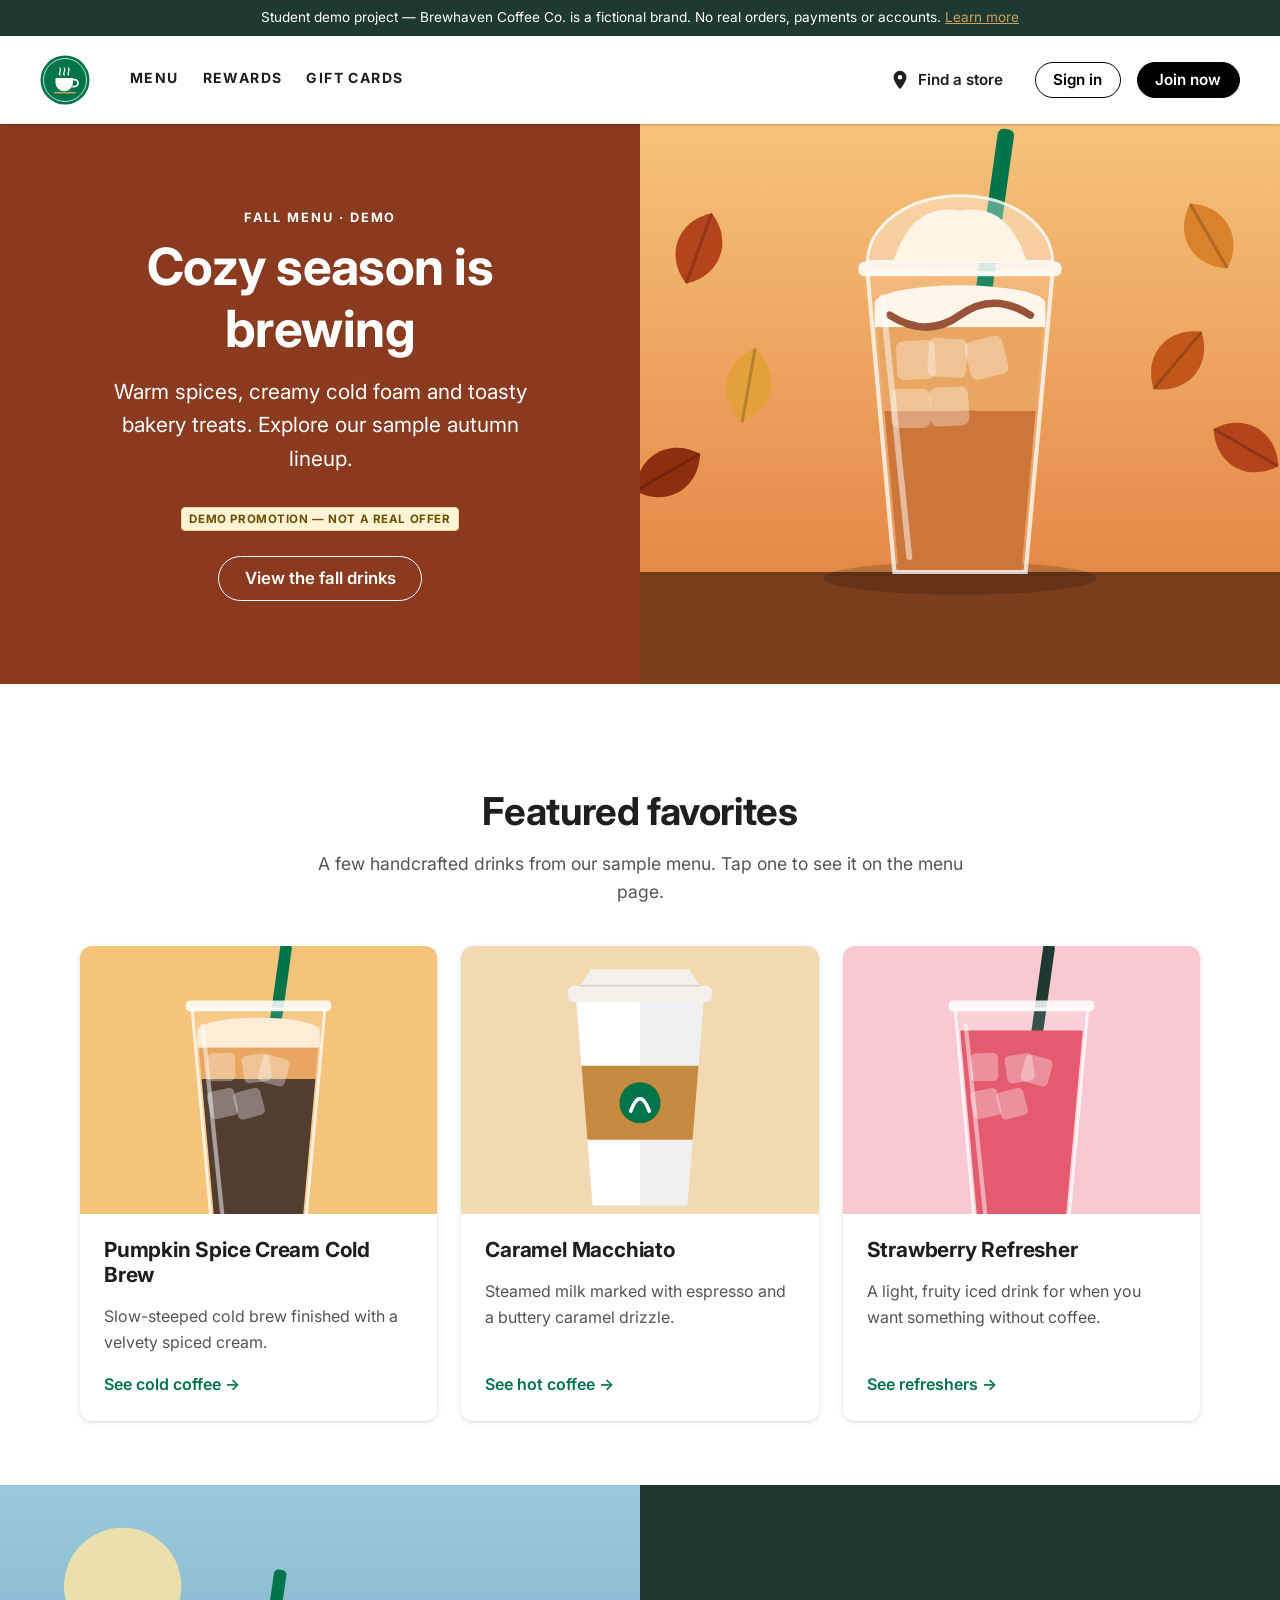
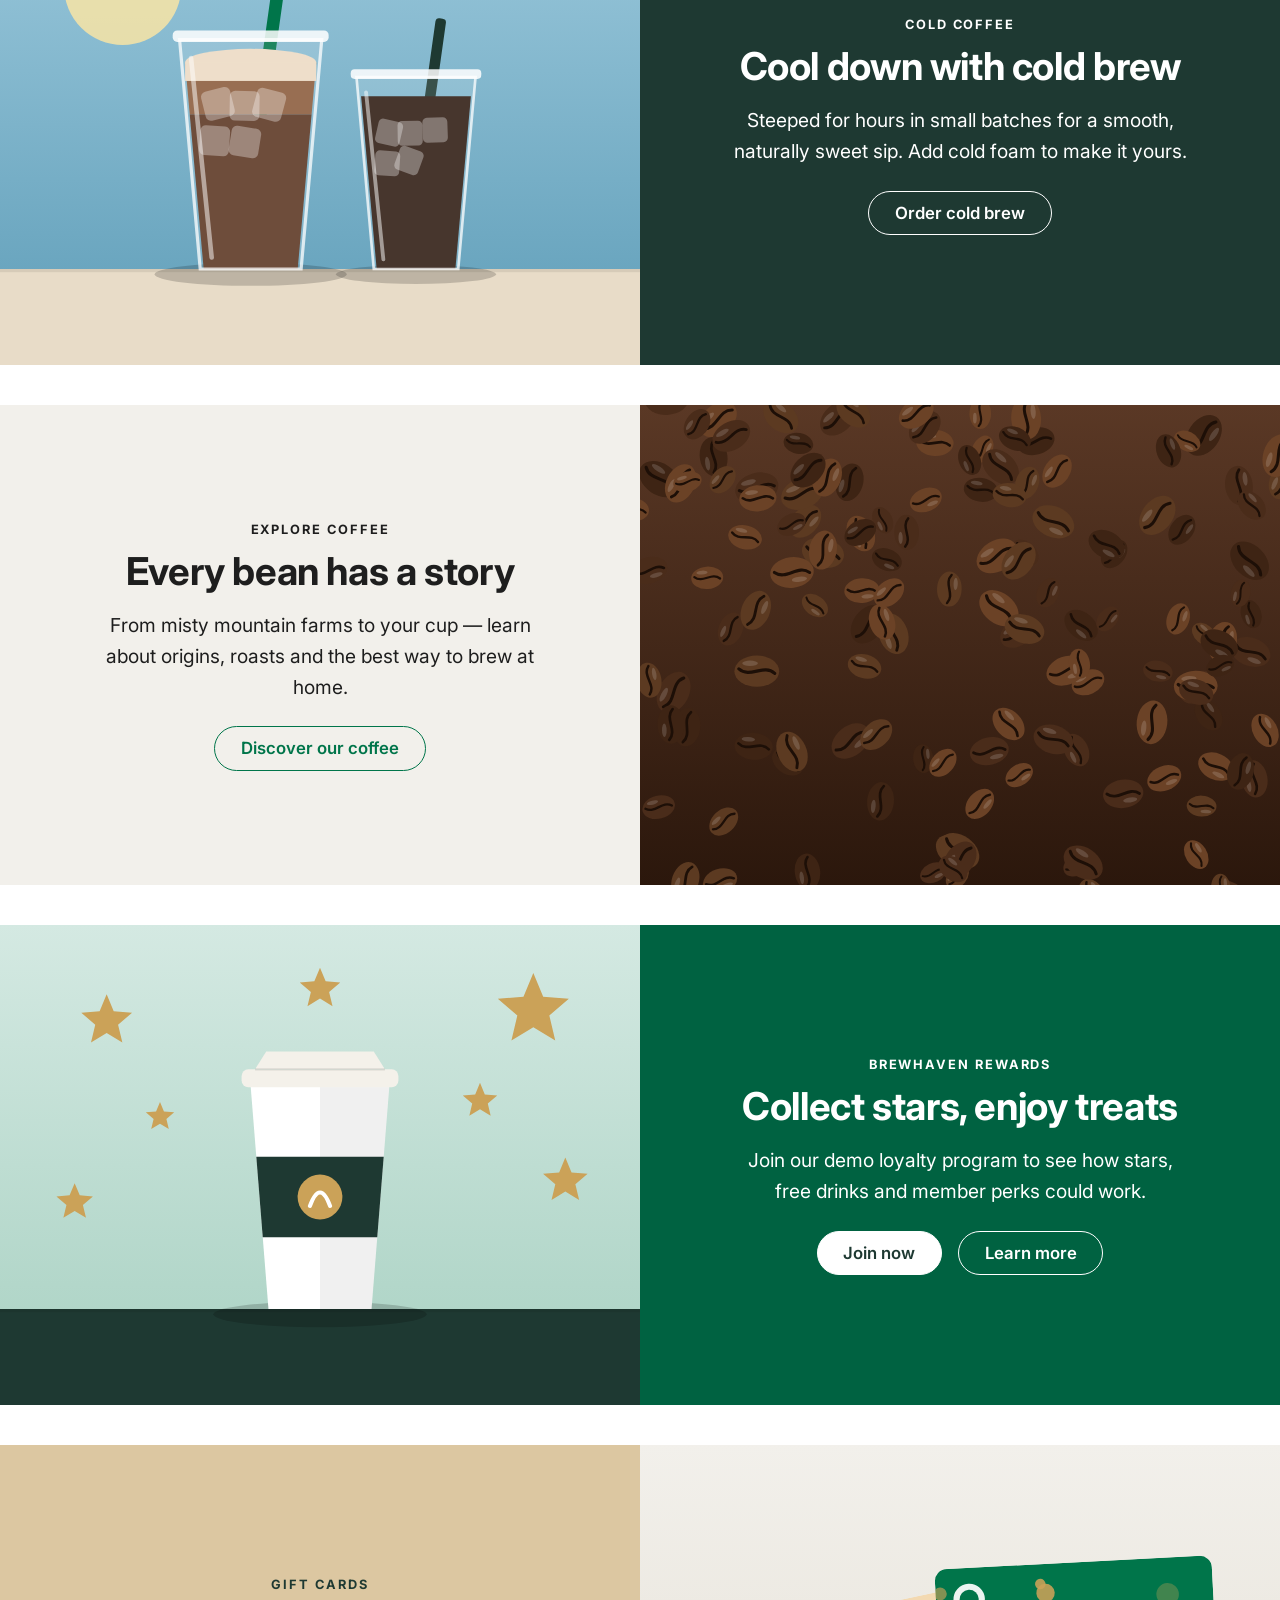
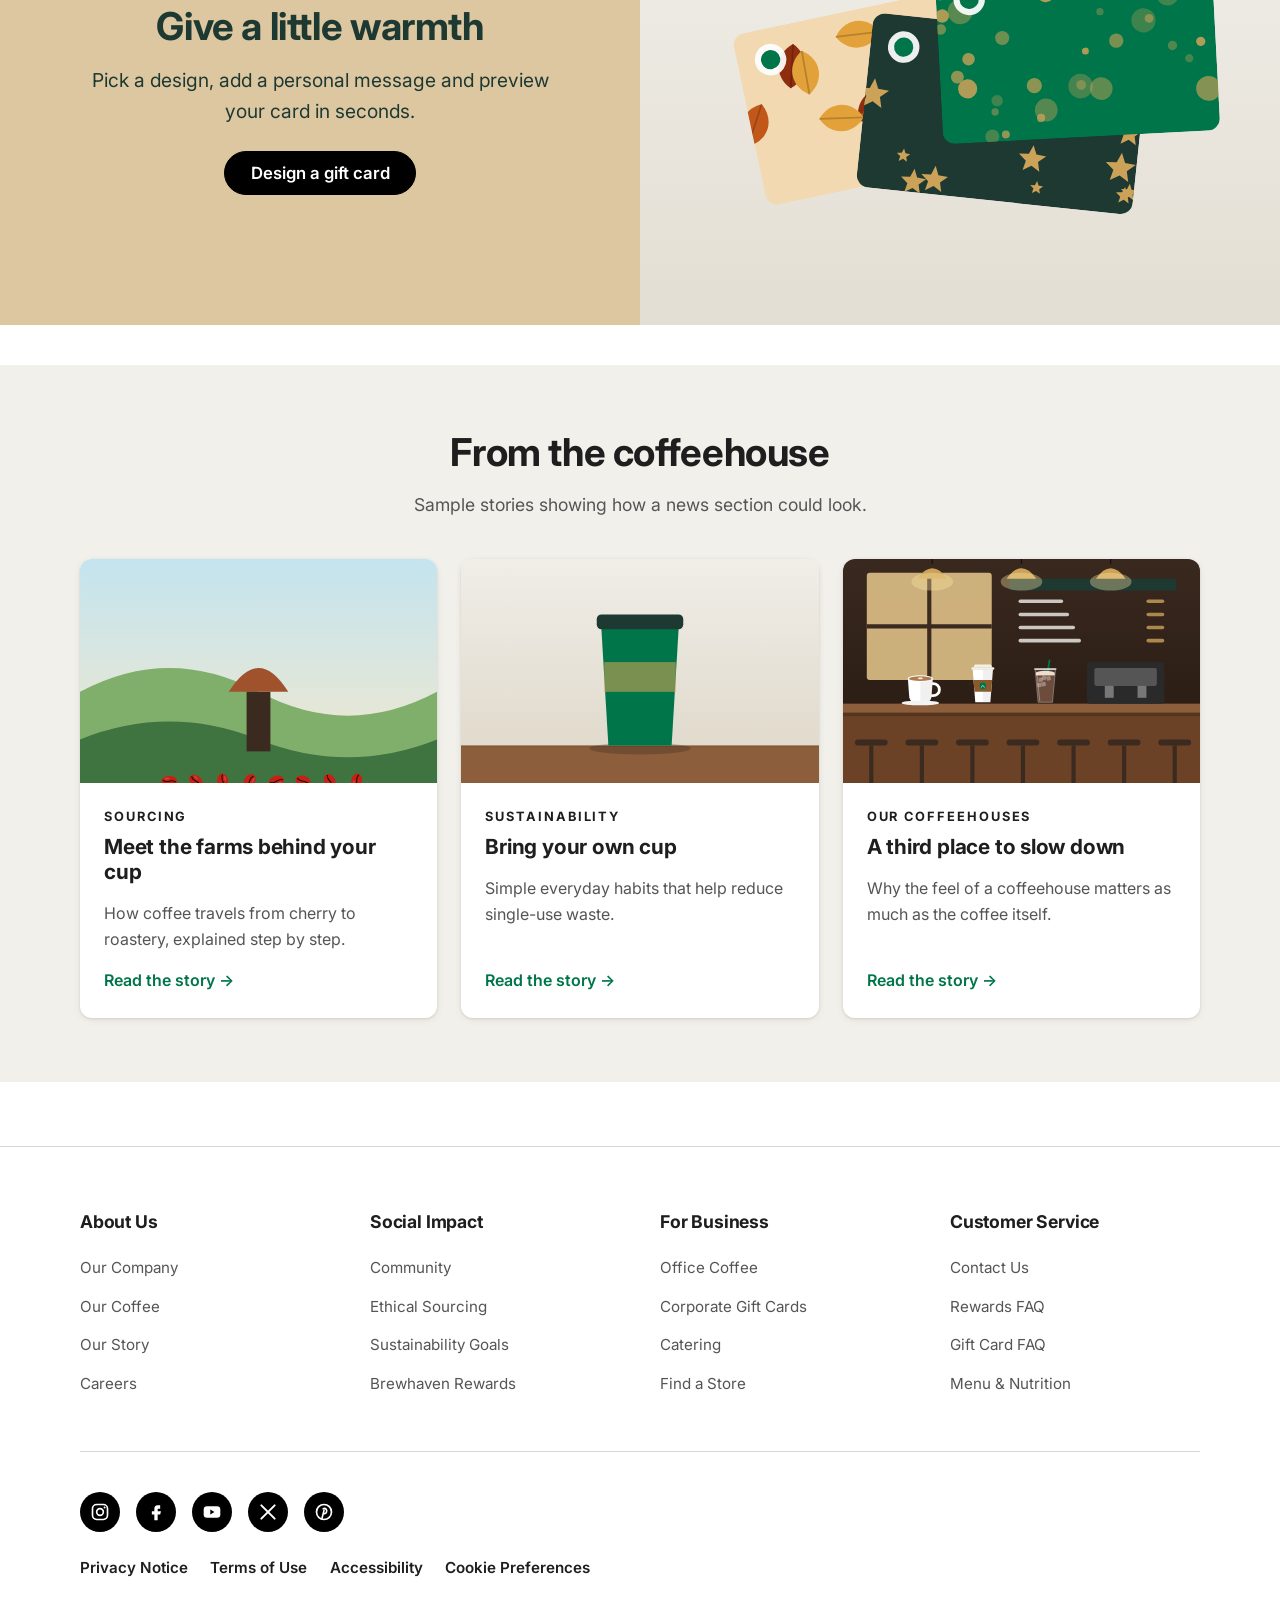
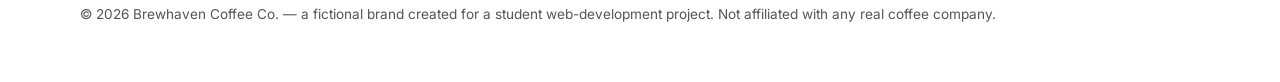
<file: brewhaven-coffee-website/index.html>
<!DOCTYPE html>
<html lang="en">
<head>
  <meta charset="UTF-8">
  <meta name="viewport" content="width=device-width, initial-scale=1.0">
  <title>Home | Brewhaven Coffee Co. (Demo)</title>
  <meta name="description" content="Brewhaven Coffee Co. is a fictional coffee brand demo site: explore drinks, rewards, gift cards and coffeehouse stories.">
  <link rel="icon" href="assets/images/logo.svg" type="image/svg+xml">

  <!-- Google Font: Inter (free, open-source). If it can't load, Arial/Helvetica are used. -->
  <link rel="preconnect" href="https://fonts.googleapis.com">
  <link rel="preconnect" href="https://fonts.gstatic.com" crossorigin>
  <link href="https://fonts.googleapis.com/css2?family=Inter:wght@400;600;700;800&display=swap" rel="stylesheet">

  <!-- Our styles: global first, then responsive overrides -->
  <link rel="stylesheet" href="css/style.css">
  <link rel="stylesheet" href="css/responsive.css">
</head>
<body>
  <!-- Lets keyboard users jump straight past the navigation -->
  <a class="skip-link" href="#main-content">Skip to main content</a>

  <!-- Demo notice: reminds visitors this is a student project -->
  <div class="demo-bar">
    Student demo project &mdash; Brewhaven Coffee Co. is a fictional brand. No real orders, payments or accounts.
    <a href="terms.html">Learn more</a>
  </div>

  <!-- ===================== HEADER (same on every page) ===================== -->
  <header class="site-header">
    <div class="header-inner">
      <a class="logo" href="index.html" aria-label="Brewhaven Coffee Co. home">
        <img src="assets/images/logo.svg" alt="" width="50" height="50">
      </a>

      <!-- Hamburger button (visible only on small screens) -->
      <button class="menu-toggle" type="button" aria-controls="main-nav" aria-expanded="false" aria-label="Open menu">
        <span class="icon-open"><svg viewBox="0 0 24 24" aria-hidden="true" focusable="false"><path fill="none" stroke="currentColor" stroke-width="2" stroke-linecap="round" d="M4 7h16M4 12h16M4 17h16"/></svg></span>
        <span class="icon-close" hidden><svg viewBox="0 0 24 24" aria-hidden="true" focusable="false"><path fill="none" stroke="currentColor" stroke-width="2" stroke-linecap="round" d="M6 6l12 12M18 6L6 18"/></svg></span>
      </button>

      <nav class="main-nav" id="main-nav" aria-label="Main">
        <ul class="nav-links">
            <li><a href="menu.html">Menu</a></li>
            <li><a href="rewards.html">Rewards</a></li>
            <li><a href="gift-cards.html">Gift Cards</a></li>
        </ul>

        <div class="header-actions">
          <a class="store-link" href="store-locator.html"><svg viewBox="0 0 24 24" aria-hidden="true" focusable="false"><path fill="currentColor" d="M12 2a7 7 0 0 0-7 7c0 5.2 7 13 7 13s7-7.8 7-13a7 7 0 0 0-7-7zm0 9.5A2.5 2.5 0 1 1 12 6.5a2.5 2.5 0 0 1 0 5z"/></svg> Find a store</a>
          <div class="btn-group">
            <a class="btn btn-dark-outline" href="sign-in.html">Sign in</a>
            <a class="btn btn-dark" href="join-now.html">Join now</a>
          </div>
        </div>
      </nav>
    </div>
  </header>

  <main id="main-content">

    <!-- HERO: big seasonal promo (text left, image right) -->
    <section class="home-hero theme-rust" aria-labelledby="hero-title">
      <div class="promo-text">
        <span class="eyebrow">Fall menu &middot; demo</span>
        <h1 id="hero-title">Cozy season is brewing</h1>
        <p>Warm spices, creamy cold foam and toasty bakery treats. Explore our sample autumn lineup.</p>
        <p><span class="demo-tag">Demo promotion &mdash; not a real offer</span></p>
        <div class="btn-group">
          <a class="btn btn-light-outline btn-lg" href="menu.html#cold-coffee">View the fall drinks</a>
        </div>
      </div>
      <div class="promo-image">
        <img src="assets/images/pumpkin-drink.svg" alt="A spiced orange iced drink topped with cream, surrounded by autumn leaves" width="1200" height="900">
      </div>
    </section>

    <!-- FEATURED DRINKS: three product cards -->
    <section class="section" aria-labelledby="featured-title">
      <div class="container">
        <div class="section-header">
          <h2 id="featured-title">Featured favorites</h2>
          <p>A few handcrafted drinks from our sample menu. Tap one to see it on the menu page.</p>
        </div>
        <div class="grid grid-3">
          <article class="card">
            <div class="card-image"><img src="assets/images/menu/pumpkin-spice-cream-cold-brew.svg" alt="Iced cold brew with spiced orange cream" loading="lazy" width="400" height="400"></div>
            <div class="card-body">
              <h3>Pumpkin Spice Cream Cold Brew</h3>
              <p>Slow-steeped cold brew finished with a velvety spiced cream.</p>
              <a class="card-link" href="menu.html#cold-coffee">See cold coffee &rarr;</a>
            </div>
          </article>
          <article class="card">
            <div class="card-image"><img src="assets/images/menu/caramel-macchiato.svg" alt="Takeaway cup of caramel macchiato" loading="lazy" width="400" height="400"></div>
            <div class="card-body">
              <h3>Caramel Macchiato</h3>
              <p>Steamed milk marked with espresso and a buttery caramel drizzle.</p>
              <a class="card-link" href="menu.html#hot-coffee">See hot coffee &rarr;</a>
            </div>
          </article>
          <article class="card">
            <div class="card-image"><img src="assets/images/menu/strawberry-refresher.svg" alt="Bright red iced strawberry refresher" loading="lazy" width="400" height="400"></div>
            <div class="card-body">
              <h3>Strawberry Refresher</h3>
              <p>A light, fruity iced drink for when you want something without coffee.</p>
              <a class="card-link" href="menu.html#refreshers">See refreshers &rarr;</a>
            </div>
          </article>
        </div>
      </div>
    </section>

    <!-- ALTERNATING PROMO BANNERS -->
    <section class="promo theme-house promo-reverse">
      <div class="promo-text">
        <span class="eyebrow">Cold coffee</span>
        <h2>Cool down with cold brew</h2>
        <p>Steeped for hours in small batches for a smooth, naturally sweet sip. Add cold foam to make it yours.</p>
        
        <div class="btn-group">
          <a class="btn btn-light-outline btn-lg" href="menu.html#cold-coffee">Order cold brew</a>
        </div>
      </div>
      <div class="promo-image">
        <img src="assets/images/iced-coffee.svg" alt="Two iced coffees with cream on a sunny table" loading="lazy" width="1200" height="900">
      </div>
    </section>

    <section class="promo theme-cream">
      <div class="promo-text">
        <span class="eyebrow">Explore coffee</span>
        <h2>Every bean has a story</h2>
        <p>From misty mountain farms to your cup &mdash; learn about origins, roasts and the best way to brew at home.</p>
        
        <div class="btn-group">
          <a class="btn btn-outline btn-lg" href="coffee.html">Discover our coffee</a>
        </div>
      </div>
      <div class="promo-image">
        <img src="assets/images/coffee-beans.svg" alt="A close-up of freshly roasted coffee beans" loading="lazy" width="1200" height="900">
      </div>
    </section>


    <!-- REWARDS PROMO -->
    <section class="promo theme-green promo-reverse" aria-labelledby="rewards-promo-title">
      <div class="promo-text">
        <span class="eyebrow">Brewhaven Rewards</span>
        <h2 id="rewards-promo-title">Collect stars, enjoy treats</h2>
        <p>Join our demo loyalty program to see how stars, free drinks and member perks could work.</p>
        <div class="btn-group">
          <a class="btn btn-light btn-lg" href="join-now.html">Join now</a>
          <a class="btn btn-light-outline btn-lg" href="rewards.html">Learn more</a>
        </div>
      </div>
      <div class="promo-image">
        <img src="assets/images/rewards.svg" alt="A takeaway coffee cup surrounded by golden stars" loading="lazy" width="1200" height="900">
      </div>
    </section>

    <section class="promo theme-gold">
      <div class="promo-text">
        <span class="eyebrow">Gift cards</span>
        <h2>Give a little warmth</h2>
        <p>Pick a design, add a personal message and preview your card in seconds.</p>
        
        <div class="btn-group">
          <a class="btn btn-dark btn-lg" href="gift-cards.html">Design a gift card</a>
        </div>
      </div>
      <div class="promo-image">
        <img src="assets/images/gift-card.svg" alt="A fan of colorful coffee gift cards" loading="lazy" width="1200" height="900">
      </div>
    </section>


    <!-- COFFEEHOUSE / LATEST STORIES -->
    <section class="section section-cream" aria-labelledby="stories-title">
      <div class="container">
        <div class="section-header">
          <h2 id="stories-title">From the coffeehouse</h2>
          <p>Sample stories showing how a news section could look.</p>
        </div>
        <div class="grid grid-3">
          <article class="card story-card">
            <div class="card-image"><img src="assets/images/story-farmers.svg" alt="Coffee cherries ripening at a hillside farm" loading="lazy" width="1200" height="900"></div>
            <div class="card-body">
              <span class="eyebrow">Sourcing</span>
              <h3>Meet the farms behind your cup</h3>
              <p>How coffee travels from cherry to roastery, explained step by step.</p>
              <a class="card-link" href="about.html#sourcing">Read the story &rarr;</a>
            </div>
          </article>
          <article class="card story-card">
            <div class="card-image"><img src="assets/images/story-reusable.svg" alt="A reusable green tumbler on a wooden table" loading="lazy" width="1200" height="900"></div>
            <div class="card-body">
              <span class="eyebrow">Sustainability</span>
              <h3>Bring your own cup</h3>
              <p>Simple everyday habits that help reduce single-use waste.</p>
              <a class="card-link" href="about.html#community">Read the story &rarr;</a>
            </div>
          </article>
          <article class="card story-card">
            <div class="card-image"><img src="assets/images/coffeehouse.svg" alt="A warm coffeehouse interior with pendant lights" loading="lazy" width="1200" height="900"></div>
            <div class="card-body">
              <span class="eyebrow">Our coffeehouses</span>
              <h3>A third place to slow down</h3>
              <p>Why the feel of a coffeehouse matters as much as the coffee itself.</p>
              <a class="card-link" href="about.html#experience">Read the story &rarr;</a>
            </div>
          </article>
        </div>
      </div>
    </section>
  </main>

  <!-- ===================== FOOTER (same on every page) ===================== -->
  <footer class="site-footer">
    <div class="container">
      <div class="footer-columns">
        <div class="footer-column">
          <h2>About Us</h2>
          <ul>
            <li><a href="about.html">Our Company</a></li>
            <li><a href="coffee.html">Our Coffee</a></li>
            <li><a href="about.html#story">Our Story</a></li>
            <li><a href="about.html#careers">Careers</a></li>
          </ul>
        </div>
        <div class="footer-column">
          <h2>Social Impact</h2>
          <ul>
            <li><a href="about.html#community">Community</a></li>
            <li><a href="about.html#sourcing">Ethical Sourcing</a></li>
            <li><a href="about.html#community">Sustainability Goals</a></li>
            <li><a href="rewards.html">Brewhaven Rewards</a></li>
          </ul>
        </div>
        <div class="footer-column">
          <h2>For Business</h2>
          <ul>
            <li><a href="about.html#business">Office Coffee</a></li>
            <li><a href="gift-cards.html">Corporate Gift Cards</a></li>
            <li><a href="about.html#business">Catering</a></li>
            <li><a href="store-locator.html">Find a Store</a></li>
          </ul>
        </div>
        <div class="footer-column">
          <h2>Customer Service</h2>
          <ul>
            <li><a href="about.html#contact">Contact Us</a></li>
            <li><a href="rewards.html#faq">Rewards FAQ</a></li>
            <li><a href="gift-cards.html#faq">Gift Card FAQ</a></li>
            <li><a href="menu.html">Menu & Nutrition</a></li>
          </ul>
        </div>
      </div>

      <!-- Social icons link to the networks' home pages (external sites) -->
      <ul class="social-links" aria-label="Social media">
        <li><a href="https://www.instagram.com/" target="_blank" rel="noopener noreferrer" aria-label="Instagram (external site, opens in a new tab)"><img src="assets/images/icons/instagram.svg" alt="" width="20" height="20"></a></li>
        <li><a href="https://www.facebook.com/" target="_blank" rel="noopener noreferrer" aria-label="Facebook (external site, opens in a new tab)"><img src="assets/images/icons/facebook.svg" alt="" width="20" height="20"></a></li>
        <li><a href="https://www.youtube.com/" target="_blank" rel="noopener noreferrer" aria-label="YouTube (external site, opens in a new tab)"><img src="assets/images/icons/youtube.svg" alt="" width="20" height="20"></a></li>
        <li><a href="https://x.com/" target="_blank" rel="noopener noreferrer" aria-label="X (external site, opens in a new tab)"><img src="assets/images/icons/x-social.svg" alt="" width="20" height="20"></a></li>
        <li><a href="https://www.pinterest.com/" target="_blank" rel="noopener noreferrer" aria-label="Pinterest (external site, opens in a new tab)"><img src="assets/images/icons/pinterest.svg" alt="" width="20" height="20"></a></li>
      </ul>

      <ul class="legal-links">
        <li><a href="privacy.html">Privacy Notice</a></li>
        <li><a href="terms.html">Terms of Use</a></li>
        <li><a href="privacy.html#accessibility">Accessibility</a></li>
        <li><button type="button" id="cookie-preferences">Cookie Preferences</button></li>
      </ul>

      <p class="copyright">&copy; <span id="current-year">2026</span> Brewhaven Coffee Co. &mdash; a fictional brand created for a student web-development project. Not affiliated with any real coffee company.</p>
    </div>
  </footer>

  <!-- Small popup message used by main.js -->
  <div class="toast" id="toast" role="status" aria-live="polite"></div>

  <!-- Scripts: main.js runs on every page; page-specific files come after -->
  <script src="js/main.js" defer></script>
</body>
</html>
</file>
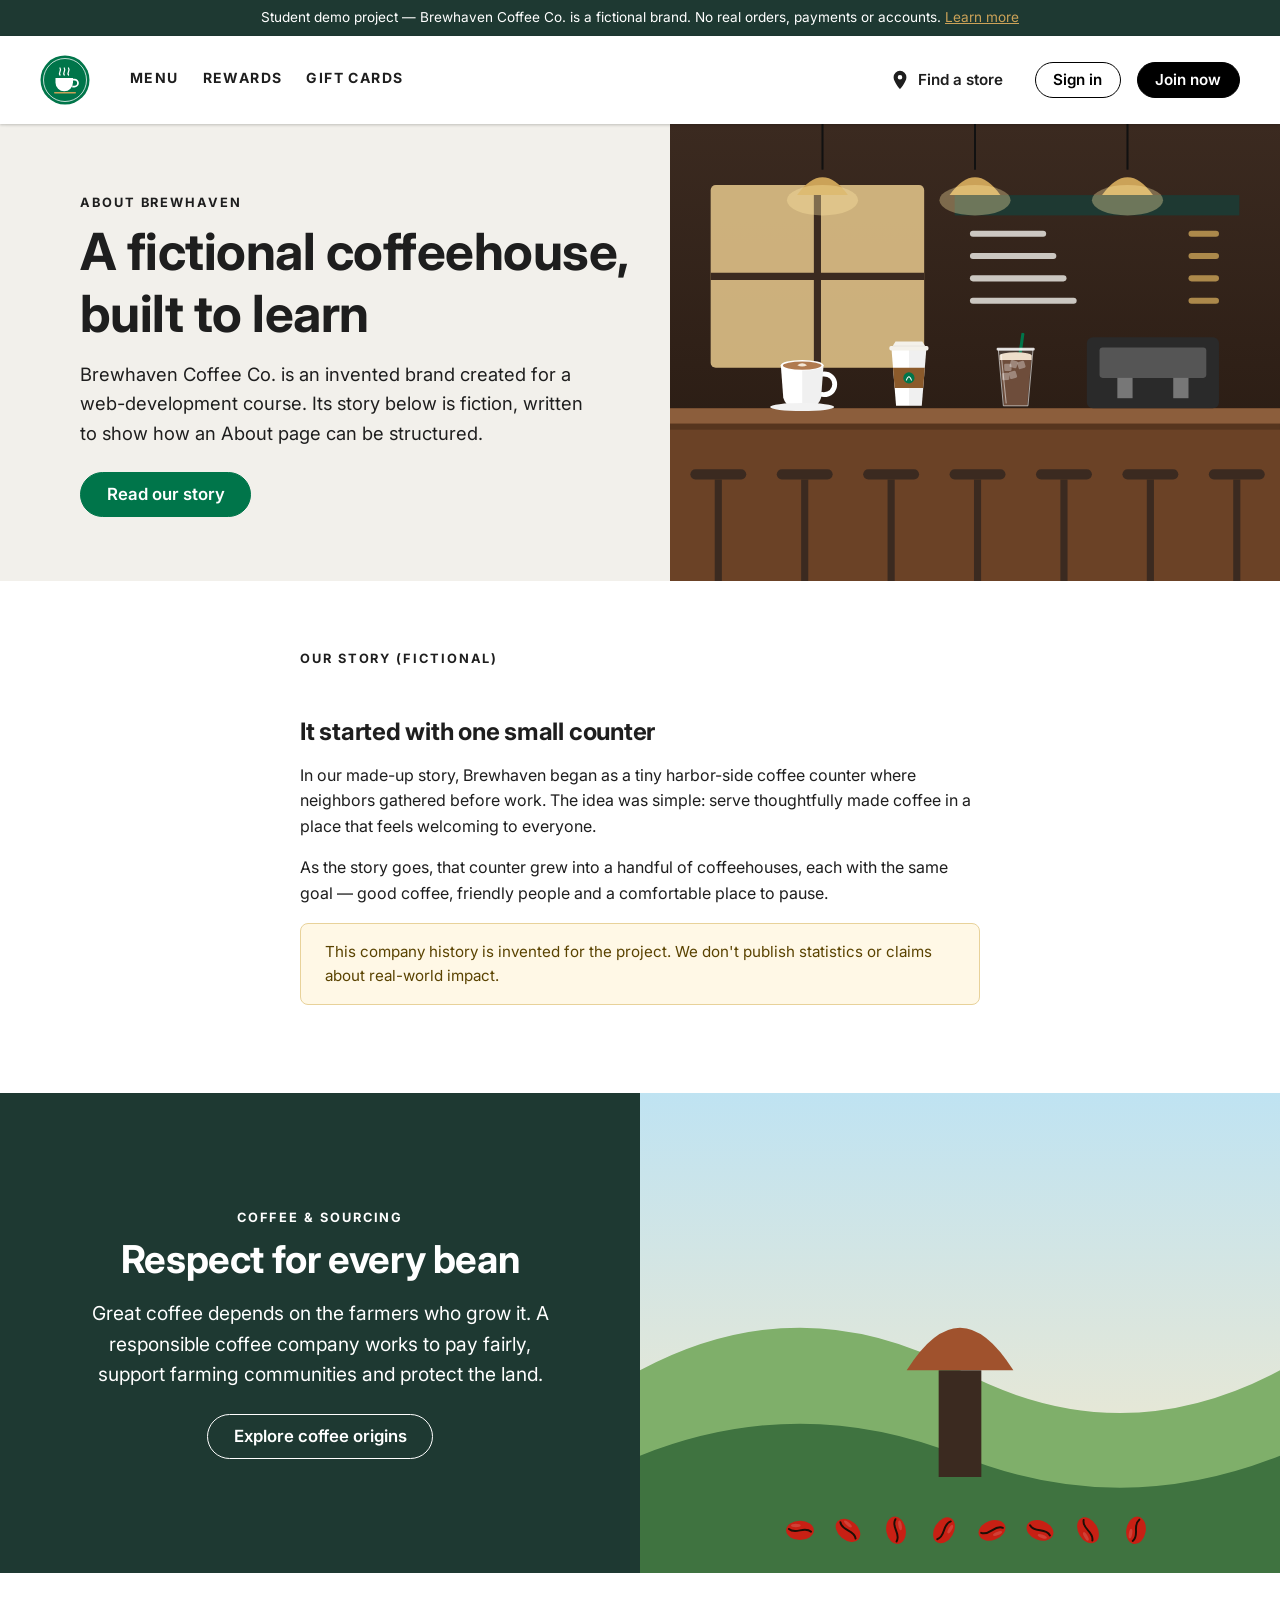
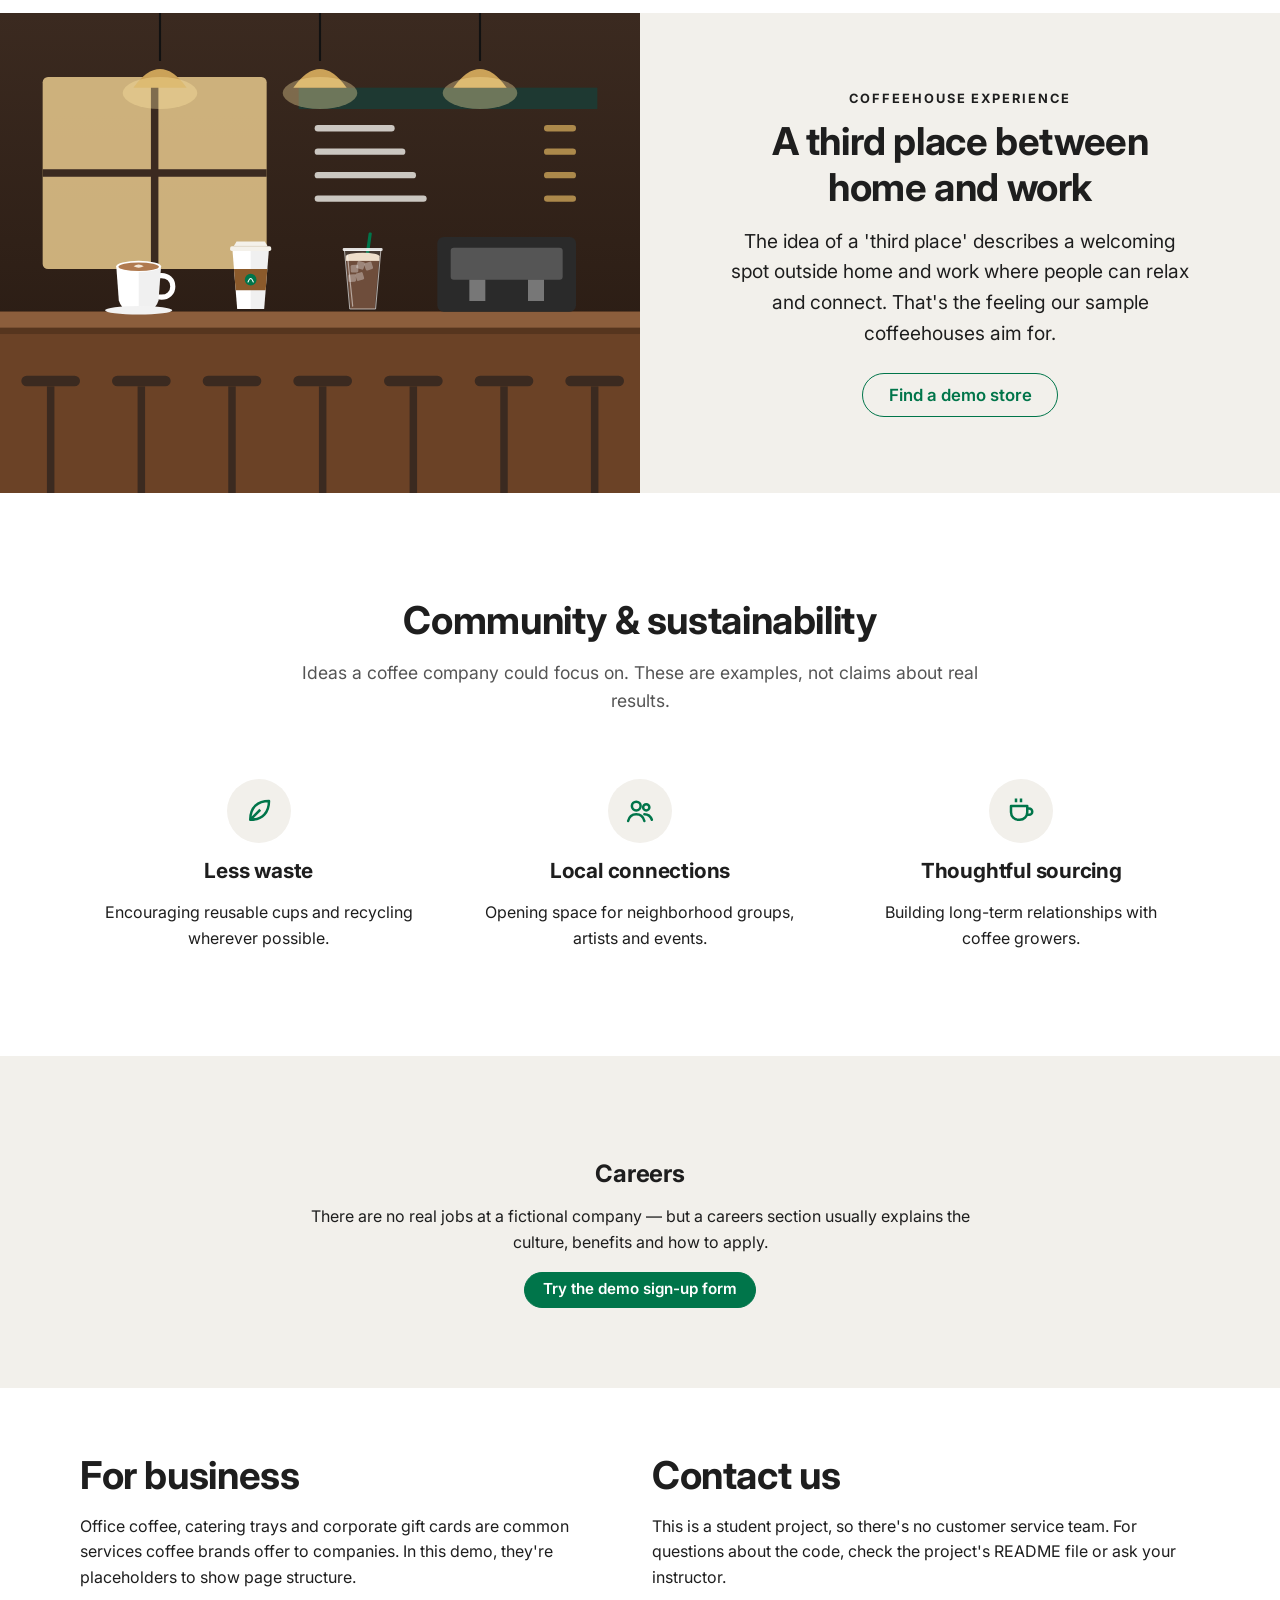
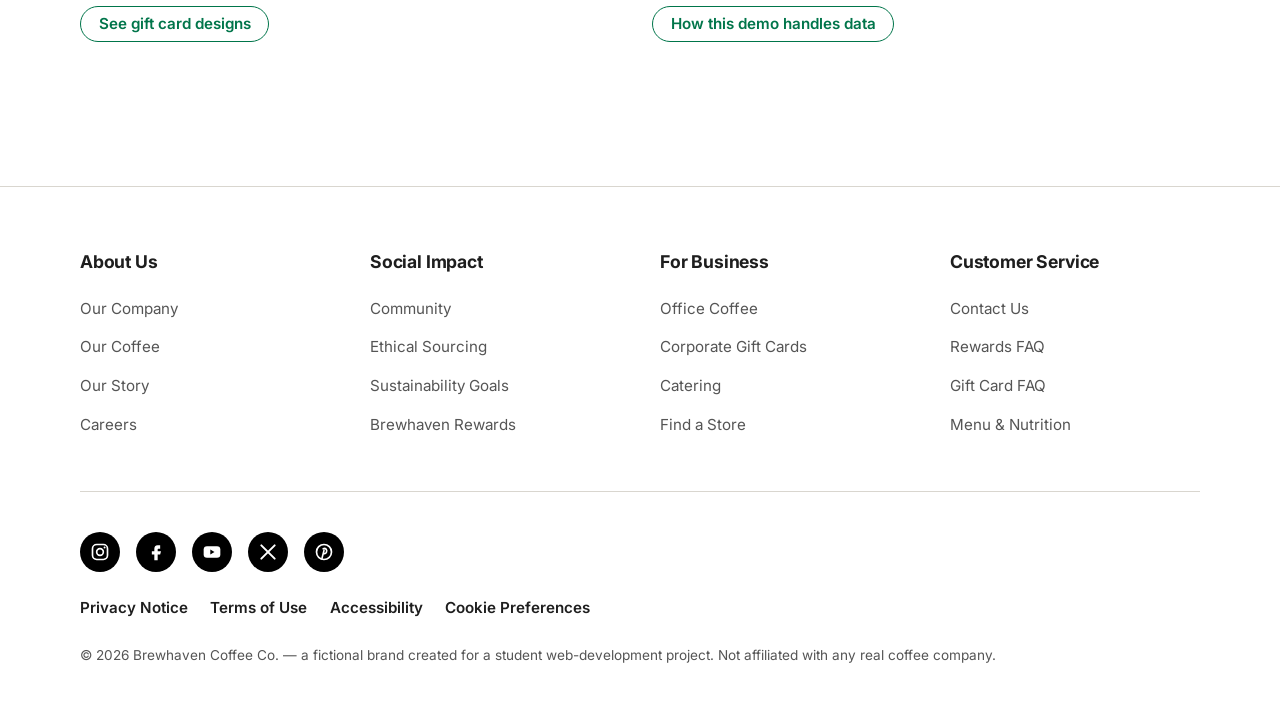
<file: brewhaven-coffee-website/about.html>
<!DOCTYPE html>
<html lang="en">
<head>
  <meta charset="UTF-8">
  <meta name="viewport" content="width=device-width, initial-scale=1.0">
  <title>About | Brewhaven Coffee Co. (Demo)</title>
  <meta name="description" content="About Brewhaven Coffee Co., a fictional coffee brand: our invented story, coffee sourcing, the coffeehouse experience and community ideas.">
  <link rel="icon" href="assets/images/logo.svg" type="image/svg+xml">

  <!-- Google Font: Inter (free, open-source). If it can't load, Arial/Helvetica are used. -->
  <link rel="preconnect" href="https://fonts.googleapis.com">
  <link rel="preconnect" href="https://fonts.gstatic.com" crossorigin>
  <link href="https://fonts.googleapis.com/css2?family=Inter:wght@400;600;700;800&display=swap" rel="stylesheet">

  <!-- Our styles: global first, then responsive overrides -->
  <link rel="stylesheet" href="css/style.css">
  <link rel="stylesheet" href="css/responsive.css">
</head>
<body>
  <!-- Lets keyboard users jump straight past the navigation -->
  <a class="skip-link" href="#main-content">Skip to main content</a>

  <!-- Demo notice: reminds visitors this is a student project -->
  <div class="demo-bar">
    Student demo project &mdash; Brewhaven Coffee Co. is a fictional brand. No real orders, payments or accounts.
    <a href="terms.html">Learn more</a>
  </div>

  <!-- ===================== HEADER (same on every page) ===================== -->
  <header class="site-header">
    <div class="header-inner">
      <a class="logo" href="index.html" aria-label="Brewhaven Coffee Co. home">
        <img src="assets/images/logo.svg" alt="" width="50" height="50">
      </a>

      <!-- Hamburger button (visible only on small screens) -->
      <button class="menu-toggle" type="button" aria-controls="main-nav" aria-expanded="false" aria-label="Open menu">
        <span class="icon-open"><svg viewBox="0 0 24 24" aria-hidden="true" focusable="false"><path fill="none" stroke="currentColor" stroke-width="2" stroke-linecap="round" d="M4 7h16M4 12h16M4 17h16"/></svg></span>
        <span class="icon-close" hidden><svg viewBox="0 0 24 24" aria-hidden="true" focusable="false"><path fill="none" stroke="currentColor" stroke-width="2" stroke-linecap="round" d="M6 6l12 12M18 6L6 18"/></svg></span>
      </button>

      <nav class="main-nav" id="main-nav" aria-label="Main">
        <ul class="nav-links">
            <li><a href="menu.html">Menu</a></li>
            <li><a href="rewards.html">Rewards</a></li>
            <li><a href="gift-cards.html">Gift Cards</a></li>
        </ul>

        <div class="header-actions">
          <a class="store-link" href="store-locator.html"><svg viewBox="0 0 24 24" aria-hidden="true" focusable="false"><path fill="currentColor" d="M12 2a7 7 0 0 0-7 7c0 5.2 7 13 7 13s7-7.8 7-13a7 7 0 0 0-7-7zm0 9.5A2.5 2.5 0 1 1 12 6.5a2.5 2.5 0 0 1 0 5z"/></svg> Find a store</a>
          <div class="btn-group">
            <a class="btn btn-dark-outline" href="sign-in.html">Sign in</a>
            <a class="btn btn-dark" href="join-now.html">Join now</a>
          </div>
        </div>
      </nav>
    </div>
  </header>

  <main id="main-content">

    <section class="page-hero theme-cream" aria-labelledby="about-title">
      <div class="page-hero-text">
        <span class="eyebrow">About Brewhaven</span>
        <h1 id="about-title">A fictional coffeehouse, built to learn</h1>
        <p>Brewhaven Coffee Co. is an invented brand created for a web-development course. Its story below is fiction, written to show how an About page can be structured.</p>
        <div class="btn-group">
          <a class="btn btn-primary btn-lg" href="#story">Read our story</a>
        </div>
      </div>
      <div class="page-hero-image">
        <img src="assets/images/coffeehouse.svg" alt="A warm coffeehouse interior with pendant lights, a menu board and an espresso machine" width="1200" height="900">
      </div>
    </section>

    <section class="section" id="story" aria-labelledby="story-title">
      <div class="container prose">
        <span class="eyebrow">Our story (fictional)</span>
        <h2 id="story-title">It started with one small counter</h2>
        <p>In our made-up story, Brewhaven began as a tiny harbor-side coffee counter where neighbors gathered before work. The idea was simple: serve thoughtfully made coffee in a place that feels welcoming to everyone.</p>
        <p>As the story goes, that counter grew into a handful of coffeehouses, each with the same goal &mdash; good coffee, friendly people and a comfortable place to pause.</p>
        <div class="notice notice-info">This company history is invented for the project. We don't publish statistics or claims about real-world impact.</div>
      </div>
    </section>

    <section class="promo theme-house" id="sourcing">
      <div class="promo-text">
        <span class="eyebrow">Coffee &amp; sourcing</span>
        <h2>Respect for every bean</h2>
        <p>Great coffee depends on the farmers who grow it. A responsible coffee company works to pay fairly, support farming communities and protect the land.</p>
        
        <div class="btn-group">
          <a class="btn btn-light-outline btn-lg" href="coffee.html#origins">Explore coffee origins</a>
        </div>
      </div>
      <div class="promo-image">
        <img src="assets/images/story-farmers.svg" alt="Coffee cherries ripening at a hillside farm" loading="lazy" width="1200" height="900">
      </div>
    </section>

    <section class="promo theme-cream promo-reverse" id="experience">
      <div class="promo-text">
        <span class="eyebrow">Coffeehouse experience</span>
        <h2>A third place between home and work</h2>
        <p>The idea of a 'third place' describes a welcoming spot outside home and work where people can relax and connect. That's the feeling our sample coffeehouses aim for.</p>
        
        <div class="btn-group">
          <a class="btn btn-outline btn-lg" href="store-locator.html">Find a demo store</a>
        </div>
      </div>
      <div class="promo-image">
        <img src="assets/images/coffeehouse.svg" alt="A warm coffeehouse interior" loading="lazy" width="1200" height="900">
      </div>
    </section>


    <section class="section" id="community" aria-labelledby="community-title">
      <div class="container">
        <div class="section-header">
          <h2 id="community-title">Community &amp; sustainability</h2>
          <p>Ideas a coffee company could focus on. These are examples, not claims about real results.</p>
        </div>
        <div class="grid grid-3">
          <div class="feature"><div class="feature-icon"><svg viewBox="0 0 24 24" aria-hidden="true" focusable="false"><path fill="none" stroke="currentColor" stroke-width="2" stroke-linejoin="round" d="M5 19C5 9 11 4 20 4c0 9-5 15-15 15zM5 19l8-8"/></svg></div><h3>Less waste</h3><p>Encouraging reusable cups and recycling wherever possible.</p></div>
          <div class="feature"><div class="feature-icon"><svg viewBox="0 0 24 24" aria-hidden="true" focusable="false"><circle cx="9" cy="8" r="3.5" fill="none" stroke="currentColor" stroke-width="2"/><circle cx="17" cy="9" r="2.5" fill="none" stroke="currentColor" stroke-width="2"/><path d="M2.5 20c.8-3.5 3.5-5.5 6.5-5.5s5.7 2 6.5 5.5M15.5 14.5c2.8 0 5 1.6 6 4.5" fill="none" stroke="currentColor" stroke-width="2" stroke-linecap="round"/></svg></div><h3>Local connections</h3><p>Opening space for neighborhood groups, artists and events.</p></div>
          <div class="feature"><div class="feature-icon"><svg viewBox="0 0 24 24" aria-hidden="true" focusable="false"><path fill="none" stroke="currentColor" stroke-width="2" stroke-linejoin="round" d="M4 8h13v5a6 6 0 0 1-6 6h-1a6 6 0 0 1-6-6zM17 10h1.5a2.5 2.5 0 0 1 0 5H17M8 2v3M12 2v3"/></svg></div><h3>Thoughtful sourcing</h3><p>Building long-term relationships with coffee growers.</p></div>
        </div>
      </div>
    </section>

    <section class="section section-cream" id="careers" aria-labelledby="careers-title">
      <div class="container prose" style="text-align:center">
        <h2 id="careers-title">Careers</h2>
        <p>There are no real jobs at a fictional company &mdash; but a careers section usually explains the culture, benefits and how to apply.</p>
        <p><a class="btn btn-primary" href="join-now.html">Try the demo sign-up form</a></p>
      </div>
    </section>

    <section class="section" id="business" aria-labelledby="business-title">
      <div class="container">
        <div class="grid grid-2">
          <div>
            <h2 id="business-title">For business</h2>
            <p>Office coffee, catering trays and corporate gift cards are common services coffee brands offer to companies. In this demo, they're placeholders to show page structure.</p>
            <p><a class="btn btn-outline" href="gift-cards.html">See gift card designs</a></p>
          </div>
          <div id="contact">
            <h2>Contact us</h2>
            <p>This is a student project, so there's no customer service team. For questions about the code, check the project's README file or ask your instructor.</p>
            <p><a class="btn btn-outline" href="privacy.html">How this demo handles data</a></p>
          </div>
        </div>
      </div>
    </section>
  </main>

  <!-- ===================== FOOTER (same on every page) ===================== -->
  <footer class="site-footer">
    <div class="container">
      <div class="footer-columns">
        <div class="footer-column">
          <h2>About Us</h2>
          <ul>
            <li><a href="about.html">Our Company</a></li>
            <li><a href="coffee.html">Our Coffee</a></li>
            <li><a href="about.html#story">Our Story</a></li>
            <li><a href="about.html#careers">Careers</a></li>
          </ul>
        </div>
        <div class="footer-column">
          <h2>Social Impact</h2>
          <ul>
            <li><a href="about.html#community">Community</a></li>
            <li><a href="about.html#sourcing">Ethical Sourcing</a></li>
            <li><a href="about.html#community">Sustainability Goals</a></li>
            <li><a href="rewards.html">Brewhaven Rewards</a></li>
          </ul>
        </div>
        <div class="footer-column">
          <h2>For Business</h2>
          <ul>
            <li><a href="about.html#business">Office Coffee</a></li>
            <li><a href="gift-cards.html">Corporate Gift Cards</a></li>
            <li><a href="about.html#business">Catering</a></li>
            <li><a href="store-locator.html">Find a Store</a></li>
          </ul>
        </div>
        <div class="footer-column">
          <h2>Customer Service</h2>
          <ul>
            <li><a href="about.html#contact">Contact Us</a></li>
            <li><a href="rewards.html#faq">Rewards FAQ</a></li>
            <li><a href="gift-cards.html#faq">Gift Card FAQ</a></li>
            <li><a href="menu.html">Menu & Nutrition</a></li>
          </ul>
        </div>
      </div>

      <!-- Social icons link to the networks' home pages (external sites) -->
      <ul class="social-links" aria-label="Social media">
        <li><a href="https://www.instagram.com/" target="_blank" rel="noopener noreferrer" aria-label="Instagram (external site, opens in a new tab)"><img src="assets/images/icons/instagram.svg" alt="" width="20" height="20"></a></li>
        <li><a href="https://www.facebook.com/" target="_blank" rel="noopener noreferrer" aria-label="Facebook (external site, opens in a new tab)"><img src="assets/images/icons/facebook.svg" alt="" width="20" height="20"></a></li>
        <li><a href="https://www.youtube.com/" target="_blank" rel="noopener noreferrer" aria-label="YouTube (external site, opens in a new tab)"><img src="assets/images/icons/youtube.svg" alt="" width="20" height="20"></a></li>
        <li><a href="https://x.com/" target="_blank" rel="noopener noreferrer" aria-label="X (external site, opens in a new tab)"><img src="assets/images/icons/x-social.svg" alt="" width="20" height="20"></a></li>
        <li><a href="https://www.pinterest.com/" target="_blank" rel="noopener noreferrer" aria-label="Pinterest (external site, opens in a new tab)"><img src="assets/images/icons/pinterest.svg" alt="" width="20" height="20"></a></li>
      </ul>

      <ul class="legal-links">
        <li><a href="privacy.html">Privacy Notice</a></li>
        <li><a href="terms.html">Terms of Use</a></li>
        <li><a href="privacy.html#accessibility">Accessibility</a></li>
        <li><button type="button" id="cookie-preferences">Cookie Preferences</button></li>
      </ul>

      <p class="copyright">&copy; <span id="current-year">2026</span> Brewhaven Coffee Co. &mdash; a fictional brand created for a student web-development project. Not affiliated with any real coffee company.</p>
    </div>
  </footer>

  <!-- Small popup message used by main.js -->
  <div class="toast" id="toast" role="status" aria-live="polite"></div>

  <!-- Scripts: main.js runs on every page; page-specific files come after -->
  <script src="js/main.js" defer></script>
</body>
</html>
</file>
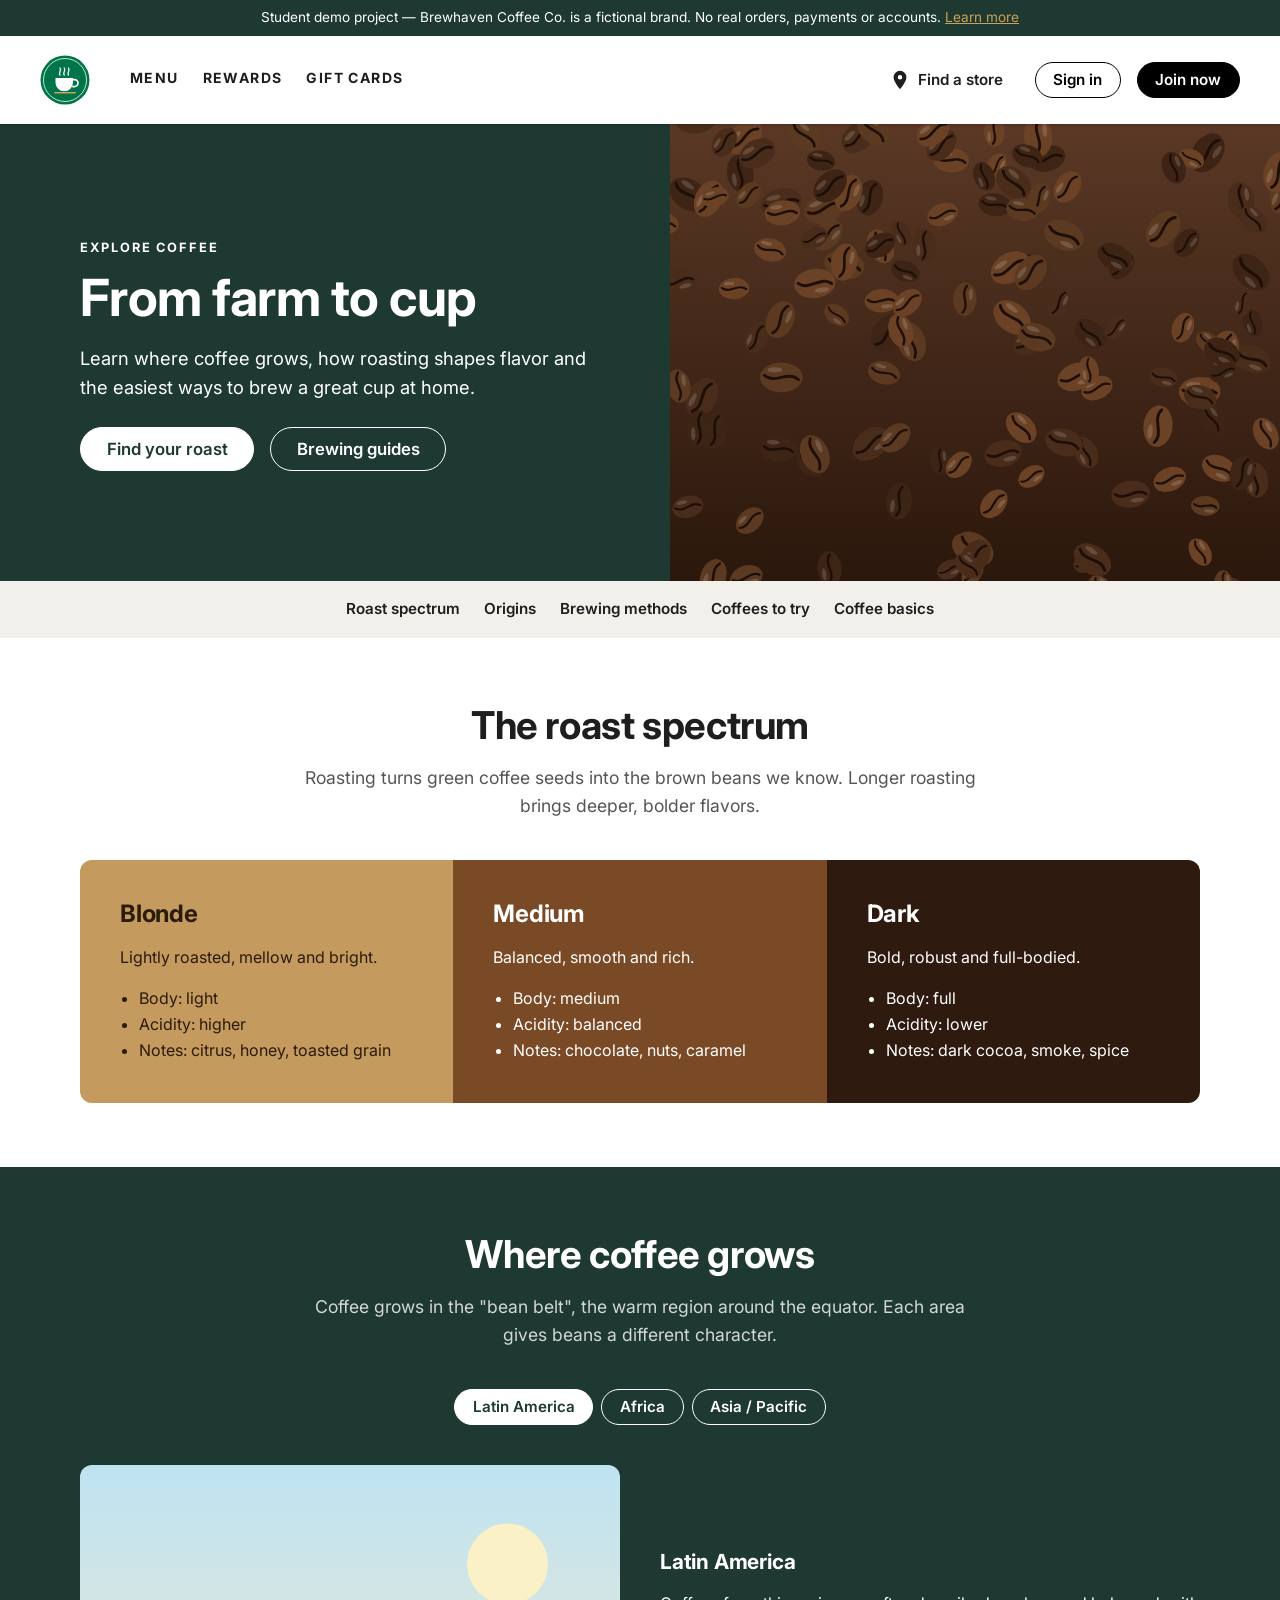
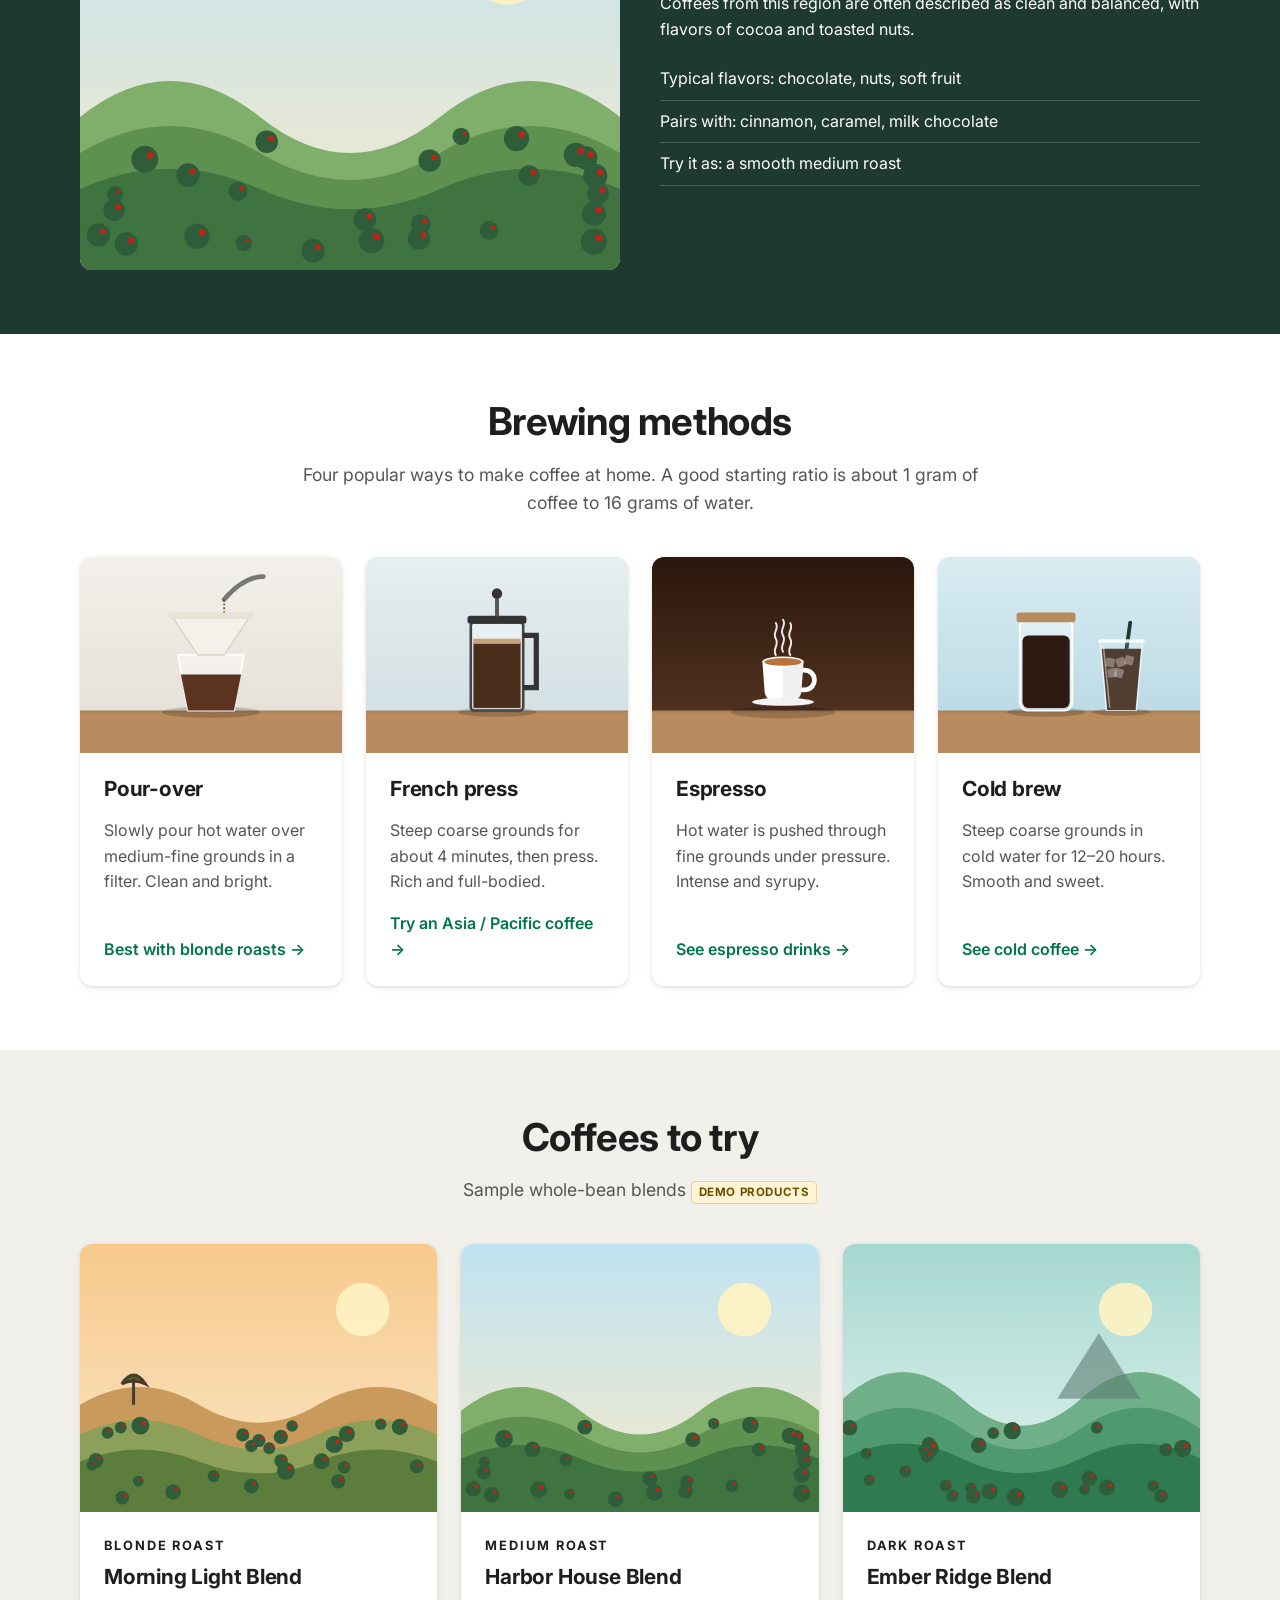
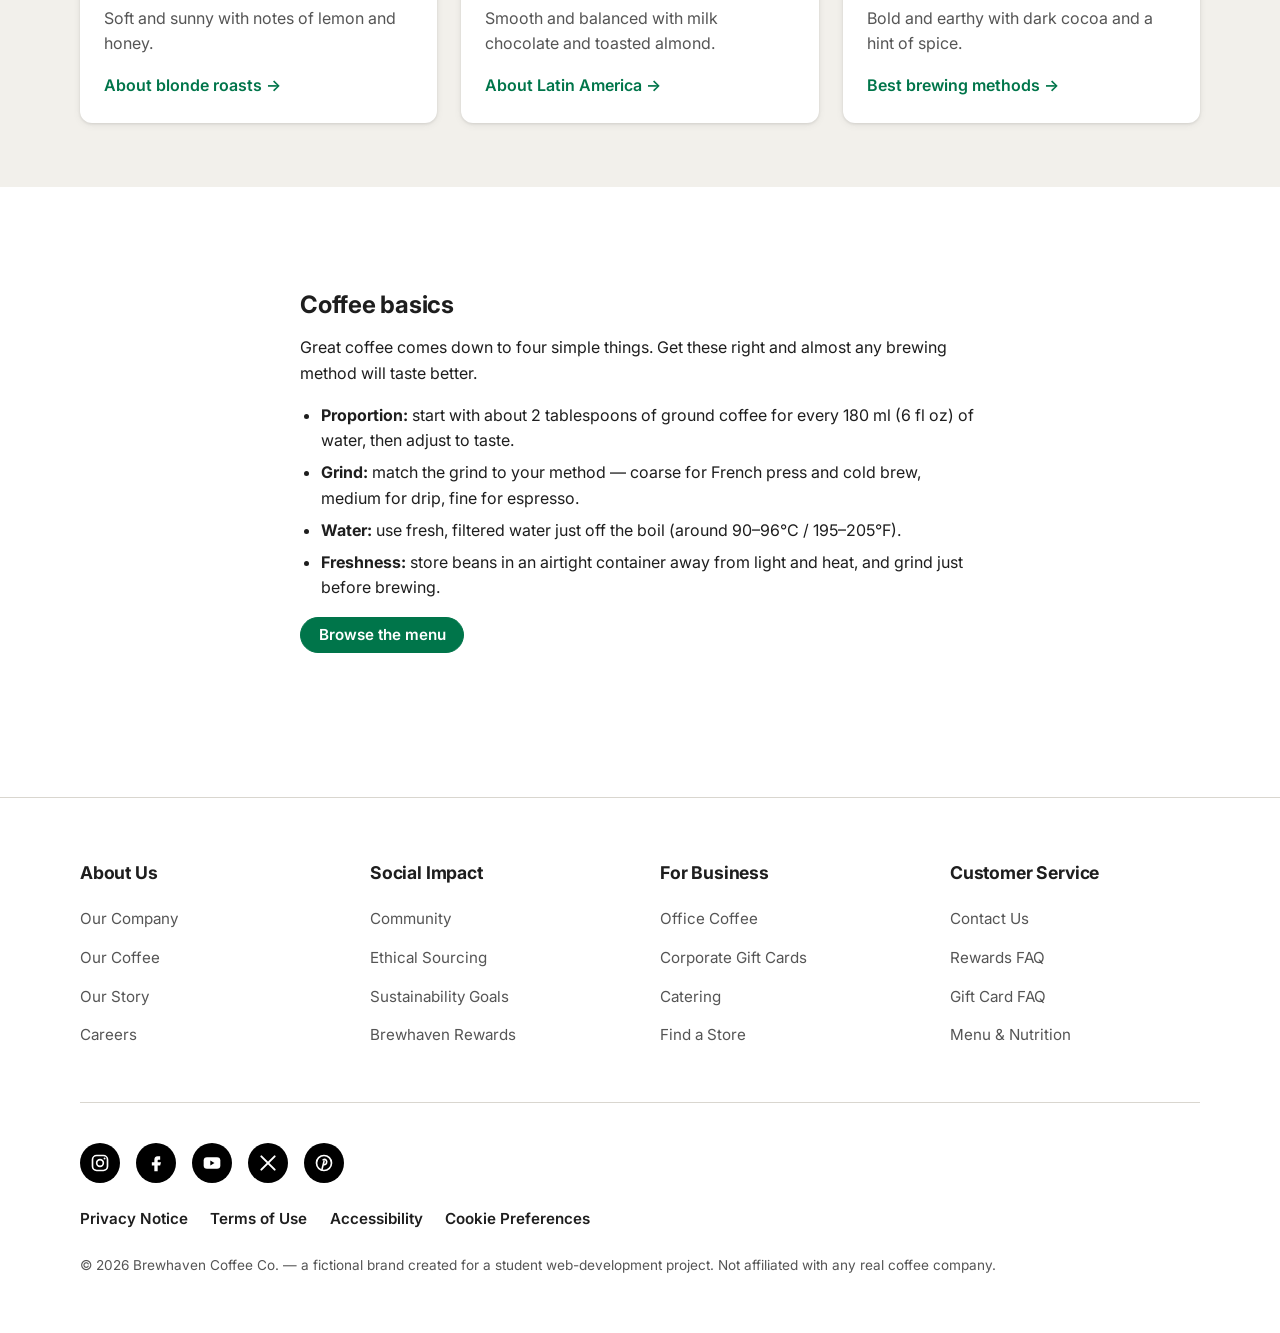
<file: brewhaven-coffee-website/coffee.html>
<!DOCTYPE html>
<html lang="en">
<head>
  <meta charset="UTF-8">
  <meta name="viewport" content="width=device-width, initial-scale=1.0">
  <title>Explore Coffee | Brewhaven Coffee Co. (Demo)</title>
  <meta name="description" content="Explore coffee with Brewhaven: the roast spectrum, growing regions, brewing methods and simple coffee basics.">
  <link rel="icon" href="assets/images/logo.svg" type="image/svg+xml">

  <!-- Google Font: Inter (free, open-source). If it can't load, Arial/Helvetica are used. -->
  <link rel="preconnect" href="https://fonts.googleapis.com">
  <link rel="preconnect" href="https://fonts.gstatic.com" crossorigin>
  <link href="https://fonts.googleapis.com/css2?family=Inter:wght@400;600;700;800&display=swap" rel="stylesheet">

  <!-- Our styles: global first, then responsive overrides -->
  <link rel="stylesheet" href="css/style.css">
  <link rel="stylesheet" href="css/responsive.css">
</head>
<body>
  <!-- Lets keyboard users jump straight past the navigation -->
  <a class="skip-link" href="#main-content">Skip to main content</a>

  <!-- Demo notice: reminds visitors this is a student project -->
  <div class="demo-bar">
    Student demo project &mdash; Brewhaven Coffee Co. is a fictional brand. No real orders, payments or accounts.
    <a href="terms.html">Learn more</a>
  </div>

  <!-- ===================== HEADER (same on every page) ===================== -->
  <header class="site-header">
    <div class="header-inner">
      <a class="logo" href="index.html" aria-label="Brewhaven Coffee Co. home">
        <img src="assets/images/logo.svg" alt="" width="50" height="50">
      </a>

      <!-- Hamburger button (visible only on small screens) -->
      <button class="menu-toggle" type="button" aria-controls="main-nav" aria-expanded="false" aria-label="Open menu">
        <span class="icon-open"><svg viewBox="0 0 24 24" aria-hidden="true" focusable="false"><path fill="none" stroke="currentColor" stroke-width="2" stroke-linecap="round" d="M4 7h16M4 12h16M4 17h16"/></svg></span>
        <span class="icon-close" hidden><svg viewBox="0 0 24 24" aria-hidden="true" focusable="false"><path fill="none" stroke="currentColor" stroke-width="2" stroke-linecap="round" d="M6 6l12 12M18 6L6 18"/></svg></span>
      </button>

      <nav class="main-nav" id="main-nav" aria-label="Main">
        <ul class="nav-links">
            <li><a href="menu.html">Menu</a></li>
            <li><a href="rewards.html">Rewards</a></li>
            <li><a href="gift-cards.html">Gift Cards</a></li>
        </ul>

        <div class="header-actions">
          <a class="store-link" href="store-locator.html"><svg viewBox="0 0 24 24" aria-hidden="true" focusable="false"><path fill="currentColor" d="M12 2a7 7 0 0 0-7 7c0 5.2 7 13 7 13s7-7.8 7-13a7 7 0 0 0-7-7zm0 9.5A2.5 2.5 0 1 1 12 6.5a2.5 2.5 0 0 1 0 5z"/></svg> Find a store</a>
          <div class="btn-group">
            <a class="btn btn-dark-outline" href="sign-in.html">Sign in</a>
            <a class="btn btn-dark" href="join-now.html">Join now</a>
          </div>
        </div>
      </nav>
    </div>
  </header>

  <main id="main-content">

    <section class="page-hero theme-house" aria-labelledby="coffee-title">
      <div class="page-hero-text">
        <span class="eyebrow">Explore coffee</span>
        <h1 id="coffee-title">From farm to cup</h1>
        <p>Learn where coffee grows, how roasting shapes flavor and the easiest ways to brew a great cup at home.</p>
        <div class="btn-group">
          <a class="btn btn-light btn-lg" href="#roasts">Find your roast</a>
          <a class="btn btn-light-outline btn-lg" href="#brewing">Brewing guides</a>
        </div>
      </div>
      <div class="page-hero-image">
        <img src="assets/images/coffee-beans.svg" alt="A close-up of freshly roasted coffee beans" width="1200" height="900">
      </div>
    </section>

    <!-- In-page navigation between coffee topics -->
    <nav class="subnav" aria-label="Coffee topics">
      <a href="#roasts">Roast spectrum</a>
      <a href="#origins">Origins</a>
      <a href="#brewing">Brewing methods</a>
      <a href="#coffees">Coffees to try</a>
      <a href="#basics">Coffee basics</a>
    </nav>

    <!-- ROAST SPECTRUM -->
    <section class="section" id="roasts" aria-labelledby="roasts-title">
      <div class="container">
        <div class="section-header">
          <h2 id="roasts-title">The roast spectrum</h2>
          <p>Roasting turns green coffee seeds into the brown beans we know. Longer roasting brings deeper, bolder flavors.</p>
        </div>
        <div class="roast-spectrum">
          <div class="roast roast-blonde">
            <h3>Blonde</h3>
            <p>Lightly roasted, mellow and bright.</p>
            <ul><li>Body: light</li><li>Acidity: higher</li><li>Notes: citrus, honey, toasted grain</li></ul>
          </div>
          <div class="roast roast-medium">
            <h3>Medium</h3>
            <p>Balanced, smooth and rich.</p>
            <ul><li>Body: medium</li><li>Acidity: balanced</li><li>Notes: chocolate, nuts, caramel</li></ul>
          </div>
          <div class="roast roast-dark">
            <h3>Dark</h3>
            <p>Bold, robust and full-bodied.</p>
            <ul><li>Body: full</li><li>Acidity: lower</li><li>Notes: dark cocoa, smoke, spice</li></ul>
          </div>
        </div>
      </div>
    </section>

    <!-- ORIGINS (tabs, wired up by the shared tab code in main.js) -->
    <section class="section section-dark" id="origins" aria-labelledby="origins-title">
      <div class="container">
        <div class="section-header">
          <h2 id="origins-title">Where coffee grows</h2>
          <p>Coffee grows in the "bean belt", the warm region around the equator. Each area gives beans a different character.</p>
        </div>
        <div class="origin-tabs" role="tablist" aria-label="Growing regions" data-tabs>
          <button class="btn btn-light-outline" type="button" role="tab" id="origin-tab-latin" aria-controls="origin-panel-latin" aria-selected="true">Latin America</button>
          <button class="btn btn-light-outline" type="button" role="tab" id="origin-tab-africa" aria-controls="origin-panel-africa" aria-selected="false" tabindex="-1">Africa</button>
          <button class="btn btn-light-outline" type="button" role="tab" id="origin-tab-asia" aria-controls="origin-panel-asia" aria-selected="false" tabindex="-1">Asia / Pacific</button>
        </div>

        <div class="origin-panel" role="tabpanel" id="origin-panel-latin" aria-labelledby="origin-tab-latin">
          <img src="assets/images/origin-latin-america.svg" alt="Green mountain coffee farm with red coffee cherries" loading="lazy">
          <div>
            <h3>Latin America</h3>
            <p>Coffees from this region are often described as clean and balanced, with flavors of cocoa and toasted nuts.</p>
            <ul class="origin-facts"><li>Typical flavors: chocolate, nuts, soft fruit</li><li>Pairs with: cinnamon, caramel, milk chocolate</li><li>Try it as: a smooth medium roast</li></ul>
          </div>
        </div>
        <div class="origin-panel" role="tabpanel" id="origin-panel-africa" aria-labelledby="origin-tab-africa" hidden>
          <img src="assets/images/origin-africa.svg" alt="Highland coffee trees under a warm golden sky" loading="lazy">
          <div>
            <h3>Africa</h3>
            <p>Coffee is believed to have first been discovered in East Africa. Coffees from the region are often vibrant and fruity.</p>
            <ul class="origin-facts"><li>Typical flavors: berries, citrus, florals</li><li>Pairs with: lemon, berries, dark chocolate</li><li>Try it as: a bright pour-over</li></ul>
          </div>
        </div>
        <div class="origin-panel" role="tabpanel" id="origin-panel-asia" aria-labelledby="origin-tab-asia" hidden>
          <img src="assets/images/origin-asia-pacific.svg" alt="Misty volcanic island hills covered in coffee plants" loading="lazy">
          <div>
            <h3>Asia / Pacific</h3>
            <p>Island-grown coffees are often full-bodied and earthy, with herbal or spicy notes.</p>
            <ul class="origin-facts"><li>Typical flavors: earthy, herbal, spice</li><li>Pairs with: maple, cinnamon, savory food</li><li>Try it as: a bold French press</li></ul>
          </div>
        </div>
      </div>
    </section>

    <!-- BREWING METHODS -->
    <section class="section" id="brewing" aria-labelledby="brewing-title">
      <div class="container">
        <div class="section-header">
          <h2 id="brewing-title">Brewing methods</h2>
          <p>Four popular ways to make coffee at home. A good starting ratio is about 1 gram of coffee to 16 grams of water.</p>
        </div>
        <div class="grid grid-4">
          <article class="card">
            <div class="card-image"><img src="assets/images/brew-pour-over.svg" alt="A pour-over coffee dripper on a glass carafe" loading="lazy"></div>
            <div class="card-body"><h3>Pour-over</h3><p>Slowly pour hot water over medium-fine grounds in a filter. Clean and bright.</p><a class="card-link" href="#roasts">Best with blonde roasts &rarr;</a></div>
          </article>
          <article class="card">
            <div class="card-image"><img src="assets/images/brew-french-press.svg" alt="A French press filled with coffee" loading="lazy"></div>
            <div class="card-body"><h3>French press</h3><p>Steep coarse grounds for about 4 minutes, then press. Rich and full-bodied.</p><a class="card-link" href="#origins">Try an Asia / Pacific coffee &rarr;</a></div>
          </article>
          <article class="card">
            <div class="card-image"><img src="assets/images/brew-espresso.svg" alt="A small cup of espresso with golden crema" loading="lazy"></div>
            <div class="card-body"><h3>Espresso</h3><p>Hot water is pushed through fine grounds under pressure. Intense and syrupy.</p><a class="card-link" href="menu.html#hot-coffee">See espresso drinks &rarr;</a></div>
          </article>
          <article class="card">
            <div class="card-image"><img src="assets/images/brew-cold-brew.svg" alt="A jar of cold brew steeping beside a glass with ice" loading="lazy"></div>
            <div class="card-body"><h3>Cold brew</h3><p>Steep coarse grounds in cold water for 12&ndash;20 hours. Smooth and sweet.</p><a class="card-link" href="menu.html#cold-coffee">See cold coffee &rarr;</a></div>
          </article>
        </div>
      </div>
    </section>

    <!-- COFFEE PRODUCT CARDS -->
    <section class="section section-cream" id="coffees" aria-labelledby="coffees-title">
      <div class="container">
        <div class="section-header">
          <h2 id="coffees-title">Coffees to try</h2>
          <p>Sample whole-bean blends <span class="demo-tag">Demo products</span></p>
        </div>
        <div class="grid grid-3">
          <article class="card">
            <div class="card-image"><img src="assets/images/origin-africa.svg" alt="Highland coffee trees under a golden sky" loading="lazy"></div>
            <div class="card-body"><span class="eyebrow">Blonde roast</span><h3>Morning Light Blend</h3><p>Soft and sunny with notes of lemon and honey.</p><a class="card-link" href="#roasts">About blonde roasts &rarr;</a></div>
          </article>
          <article class="card">
            <div class="card-image"><img src="assets/images/origin-latin-america.svg" alt="Green mountain coffee farm" loading="lazy"></div>
            <div class="card-body"><span class="eyebrow">Medium roast</span><h3>Harbor House Blend</h3><p>Smooth and balanced with milk chocolate and toasted almond.</p><a class="card-link" href="#origins">About Latin America &rarr;</a></div>
          </article>
          <article class="card">
            <div class="card-image"><img src="assets/images/origin-asia-pacific.svg" alt="Misty volcanic island hills" loading="lazy"></div>
            <div class="card-body"><span class="eyebrow">Dark roast</span><h3>Ember Ridge Blend</h3><p>Bold and earthy with dark cocoa and a hint of spice.</p><a class="card-link" href="#brewing">Best brewing methods &rarr;</a></div>
          </article>
        </div>
      </div>
    </section>

    <!-- COFFEE BASICS -->
    <section class="section" id="basics" aria-labelledby="basics-title">
      <div class="container prose">
        <h2 id="basics-title">Coffee basics</h2>
        <p>Great coffee comes down to four simple things. Get these right and almost any brewing method will taste better.</p>
        <ul>
          <li><strong>Proportion:</strong> start with about 2 tablespoons of ground coffee for every 180 ml (6 fl oz) of water, then adjust to taste.</li>
          <li><strong>Grind:</strong> match the grind to your method &mdash; coarse for French press and cold brew, medium for drip, fine for espresso.</li>
          <li><strong>Water:</strong> use fresh, filtered water just off the boil (around 90&ndash;96&deg;C / 195&ndash;205&deg;F).</li>
          <li><strong>Freshness:</strong> store beans in an airtight container away from light and heat, and grind just before brewing.</li>
        </ul>
        <p><a class="btn btn-primary" href="menu.html">Browse the menu</a></p>
      </div>
    </section>
  </main>

  <!-- ===================== FOOTER (same on every page) ===================== -->
  <footer class="site-footer">
    <div class="container">
      <div class="footer-columns">
        <div class="footer-column">
          <h2>About Us</h2>
          <ul>
            <li><a href="about.html">Our Company</a></li>
            <li><a href="coffee.html">Our Coffee</a></li>
            <li><a href="about.html#story">Our Story</a></li>
            <li><a href="about.html#careers">Careers</a></li>
          </ul>
        </div>
        <div class="footer-column">
          <h2>Social Impact</h2>
          <ul>
            <li><a href="about.html#community">Community</a></li>
            <li><a href="about.html#sourcing">Ethical Sourcing</a></li>
            <li><a href="about.html#community">Sustainability Goals</a></li>
            <li><a href="rewards.html">Brewhaven Rewards</a></li>
          </ul>
        </div>
        <div class="footer-column">
          <h2>For Business</h2>
          <ul>
            <li><a href="about.html#business">Office Coffee</a></li>
            <li><a href="gift-cards.html">Corporate Gift Cards</a></li>
            <li><a href="about.html#business">Catering</a></li>
            <li><a href="store-locator.html">Find a Store</a></li>
          </ul>
        </div>
        <div class="footer-column">
          <h2>Customer Service</h2>
          <ul>
            <li><a href="about.html#contact">Contact Us</a></li>
            <li><a href="rewards.html#faq">Rewards FAQ</a></li>
            <li><a href="gift-cards.html#faq">Gift Card FAQ</a></li>
            <li><a href="menu.html">Menu & Nutrition</a></li>
          </ul>
        </div>
      </div>

      <!-- Social icons link to the networks' home pages (external sites) -->
      <ul class="social-links" aria-label="Social media">
        <li><a href="https://www.instagram.com/" target="_blank" rel="noopener noreferrer" aria-label="Instagram (external site, opens in a new tab)"><img src="assets/images/icons/instagram.svg" alt="" width="20" height="20"></a></li>
        <li><a href="https://www.facebook.com/" target="_blank" rel="noopener noreferrer" aria-label="Facebook (external site, opens in a new tab)"><img src="assets/images/icons/facebook.svg" alt="" width="20" height="20"></a></li>
        <li><a href="https://www.youtube.com/" target="_blank" rel="noopener noreferrer" aria-label="YouTube (external site, opens in a new tab)"><img src="assets/images/icons/youtube.svg" alt="" width="20" height="20"></a></li>
        <li><a href="https://x.com/" target="_blank" rel="noopener noreferrer" aria-label="X (external site, opens in a new tab)"><img src="assets/images/icons/x-social.svg" alt="" width="20" height="20"></a></li>
        <li><a href="https://www.pinterest.com/" target="_blank" rel="noopener noreferrer" aria-label="Pinterest (external site, opens in a new tab)"><img src="assets/images/icons/pinterest.svg" alt="" width="20" height="20"></a></li>
      </ul>

      <ul class="legal-links">
        <li><a href="privacy.html">Privacy Notice</a></li>
        <li><a href="terms.html">Terms of Use</a></li>
        <li><a href="privacy.html#accessibility">Accessibility</a></li>
        <li><button type="button" id="cookie-preferences">Cookie Preferences</button></li>
      </ul>

      <p class="copyright">&copy; <span id="current-year">2026</span> Brewhaven Coffee Co. &mdash; a fictional brand created for a student web-development project. Not affiliated with any real coffee company.</p>
    </div>
  </footer>

  <!-- Small popup message used by main.js -->
  <div class="toast" id="toast" role="status" aria-live="polite"></div>

  <!-- Scripts: main.js runs on every page; page-specific files come after -->
  <script src="js/main.js" defer></script>
</body>
</html>
</file>
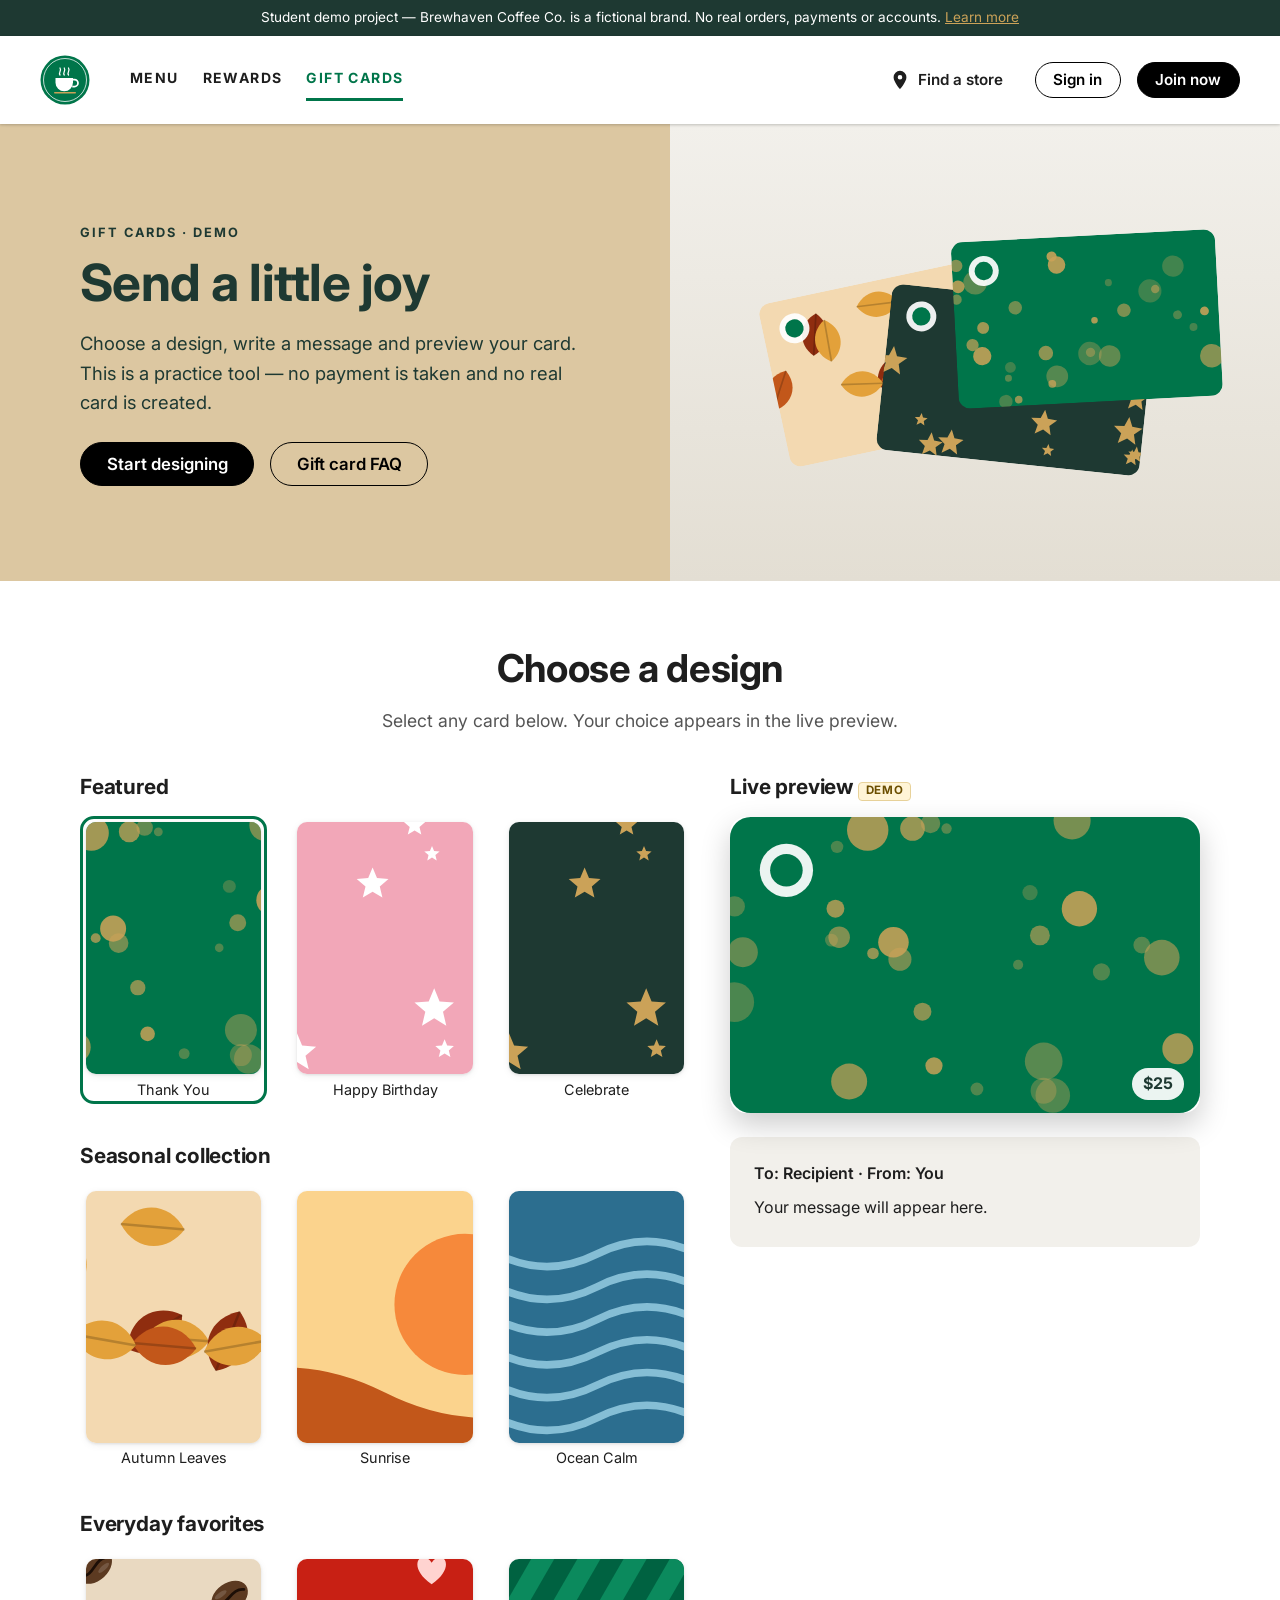
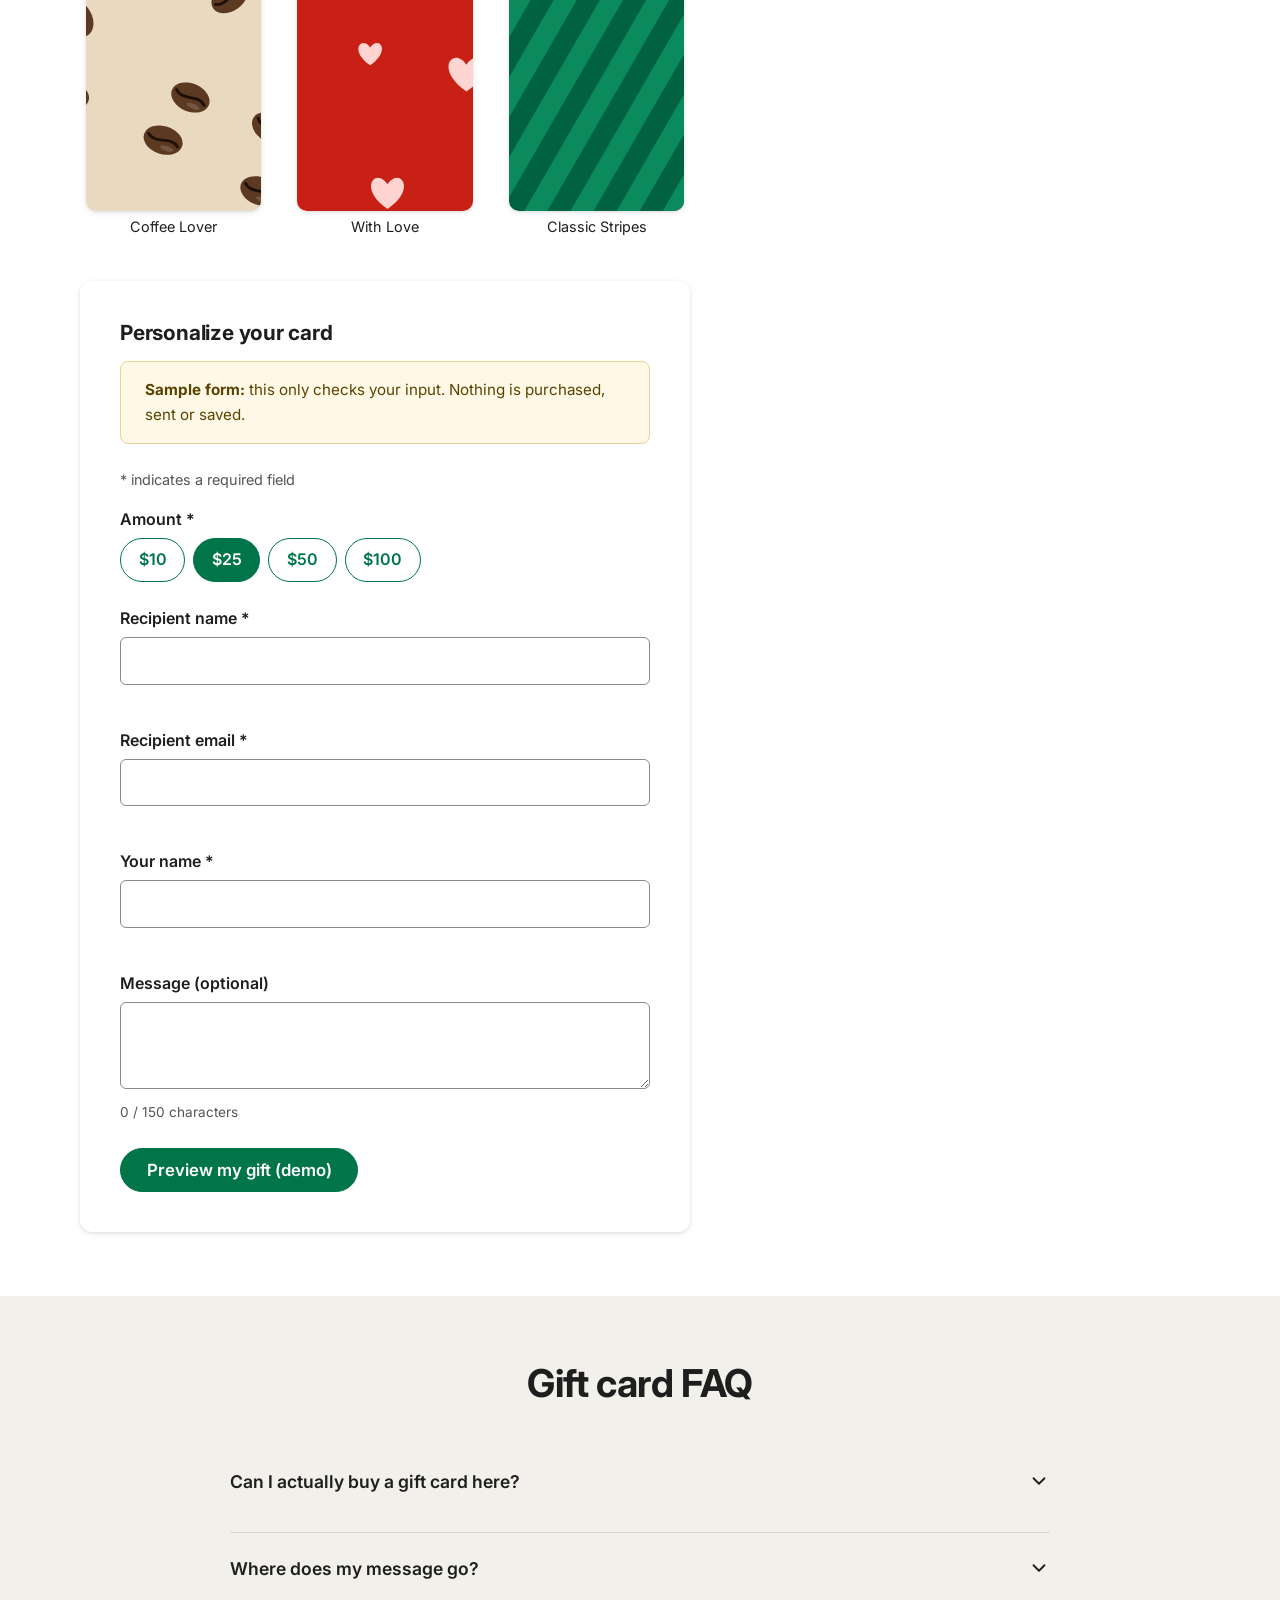
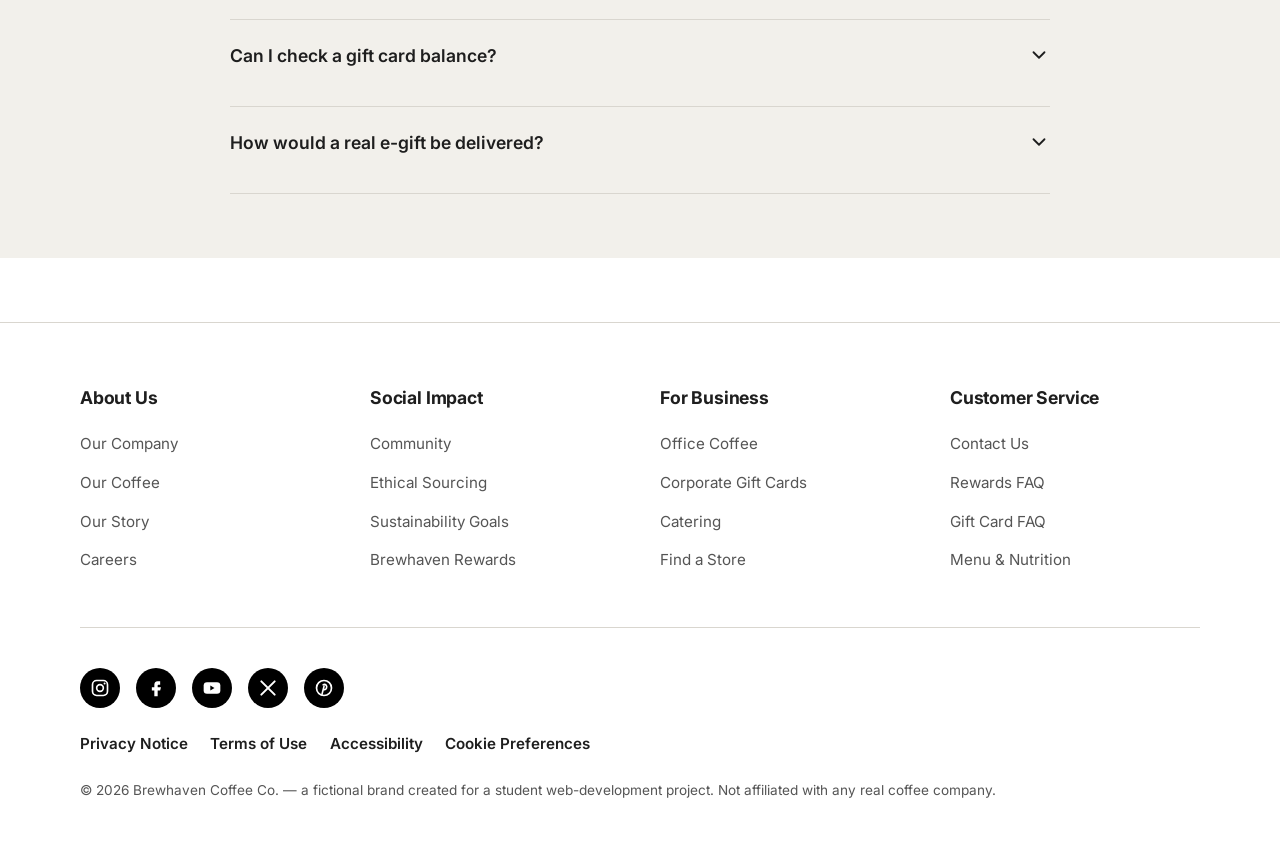
<file: brewhaven-coffee-website/gift-cards.html>
<!DOCTYPE html>
<html lang="en">
<head>
  <meta charset="UTF-8">
  <meta name="viewport" content="width=device-width, initial-scale=1.0">
  <title>Gift Cards | Brewhaven Coffee Co. (Demo)</title>
  <meta name="description" content="Design a sample Brewhaven gift card: choose a design, add a message and see a live preview. Demo only, no purchases.">
  <link rel="icon" href="assets/images/logo.svg" type="image/svg+xml">

  <!-- Google Font: Inter (free, open-source). If it can't load, Arial/Helvetica are used. -->
  <link rel="preconnect" href="https://fonts.googleapis.com">
  <link rel="preconnect" href="https://fonts.gstatic.com" crossorigin>
  <link href="https://fonts.googleapis.com/css2?family=Inter:wght@400;600;700;800&display=swap" rel="stylesheet">

  <!-- Our styles: global first, then responsive overrides -->
  <link rel="stylesheet" href="css/style.css">
  <link rel="stylesheet" href="css/responsive.css">
</head>
<body>
  <!-- Lets keyboard users jump straight past the navigation -->
  <a class="skip-link" href="#main-content">Skip to main content</a>

  <!-- Demo notice: reminds visitors this is a student project -->
  <div class="demo-bar">
    Student demo project &mdash; Brewhaven Coffee Co. is a fictional brand. No real orders, payments or accounts.
    <a href="terms.html">Learn more</a>
  </div>

  <!-- ===================== HEADER (same on every page) ===================== -->
  <header class="site-header">
    <div class="header-inner">
      <a class="logo" href="index.html" aria-label="Brewhaven Coffee Co. home">
        <img src="assets/images/logo.svg" alt="" width="50" height="50">
      </a>

      <!-- Hamburger button (visible only on small screens) -->
      <button class="menu-toggle" type="button" aria-controls="main-nav" aria-expanded="false" aria-label="Open menu">
        <span class="icon-open"><svg viewBox="0 0 24 24" aria-hidden="true" focusable="false"><path fill="none" stroke="currentColor" stroke-width="2" stroke-linecap="round" d="M4 7h16M4 12h16M4 17h16"/></svg></span>
        <span class="icon-close" hidden><svg viewBox="0 0 24 24" aria-hidden="true" focusable="false"><path fill="none" stroke="currentColor" stroke-width="2" stroke-linecap="round" d="M6 6l12 12M18 6L6 18"/></svg></span>
      </button>

      <nav class="main-nav" id="main-nav" aria-label="Main">
        <ul class="nav-links">
            <li><a href="menu.html">Menu</a></li>
            <li><a href="rewards.html">Rewards</a></li>
            <li><a href="gift-cards.html" class="active" aria-current="page">Gift Cards</a></li>
        </ul>

        <div class="header-actions">
          <a class="store-link" href="store-locator.html"><svg viewBox="0 0 24 24" aria-hidden="true" focusable="false"><path fill="currentColor" d="M12 2a7 7 0 0 0-7 7c0 5.2 7 13 7 13s7-7.8 7-13a7 7 0 0 0-7-7zm0 9.5A2.5 2.5 0 1 1 12 6.5a2.5 2.5 0 0 1 0 5z"/></svg> Find a store</a>
          <div class="btn-group">
            <a class="btn btn-dark-outline" href="sign-in.html">Sign in</a>
            <a class="btn btn-dark" href="join-now.html">Join now</a>
          </div>
        </div>
      </nav>
    </div>
  </header>

  <main id="main-content">

    <section class="page-hero theme-gold" aria-labelledby="gift-title">
      <div class="page-hero-text">
        <span class="eyebrow">Gift cards &middot; demo</span>
        <h1 id="gift-title">Send a little joy</h1>
        <p>Choose a design, write a message and preview your card. This is a practice tool &mdash; no payment is taken and no real card is created.</p>
        <div class="btn-group">
          <a class="btn btn-dark btn-lg" href="#designer">Start designing</a>
          <a class="btn btn-dark-outline btn-lg" href="#faq">Gift card FAQ</a>
        </div>
      </div>
      <div class="page-hero-image">
        <img src="assets/images/gift-card.svg" alt="A fan of colorful coffee gift cards" width="1200" height="900">
      </div>
    </section>

    <section class="section" id="designer" aria-labelledby="designer-title">
      <div class="container">
        <div class="section-header">
          <h2 id="designer-title">Choose a design</h2>
          <p>Select any card below. Your choice appears in the live preview.</p>
        </div>

        <div class="gift-builder">
          <!-- LEFT: gallery + form -->
          <div>
          <div class="gift-category">
            <h3>Featured</h3>
            <div class="gift-grid">
            <button class="gift-option" type="button" data-design="thank-you" data-label="Thank You" aria-pressed="true"><img src="assets/images/gift-thank-you.svg" alt="" loading="lazy" width="400" height="252"><span>Thank You</span></button>
            <button class="gift-option" type="button" data-design="birthday" data-label="Happy Birthday" aria-pressed="false"><img src="assets/images/gift-birthday.svg" alt="" loading="lazy" width="400" height="252"><span>Happy Birthday</span></button>
            <button class="gift-option" type="button" data-design="celebrate" data-label="Celebrate" aria-pressed="false"><img src="assets/images/gift-celebrate.svg" alt="" loading="lazy" width="400" height="252"><span>Celebrate</span></button>
            </div>
          </div>
          <div class="gift-category">
            <h3>Seasonal collection</h3>
            <div class="gift-grid">
            <button class="gift-option" type="button" data-design="autumn" data-label="Autumn Leaves" aria-pressed="false"><img src="assets/images/gift-autumn.svg" alt="" loading="lazy" width="400" height="252"><span>Autumn Leaves</span></button>
            <button class="gift-option" type="button" data-design="sunrise" data-label="Sunrise" aria-pressed="false"><img src="assets/images/gift-sunrise.svg" alt="" loading="lazy" width="400" height="252"><span>Sunrise</span></button>
            <button class="gift-option" type="button" data-design="ocean" data-label="Ocean Calm" aria-pressed="false"><img src="assets/images/gift-ocean.svg" alt="" loading="lazy" width="400" height="252"><span>Ocean Calm</span></button>
            </div>
          </div>
          <div class="gift-category">
            <h3>Everyday favorites</h3>
            <div class="gift-grid">
            <button class="gift-option" type="button" data-design="coffee-lover" data-label="Coffee Lover" aria-pressed="false"><img src="assets/images/gift-coffee-lover.svg" alt="" loading="lazy" width="400" height="252"><span>Coffee Lover</span></button>
            <button class="gift-option" type="button" data-design="love" data-label="With Love" aria-pressed="false"><img src="assets/images/gift-love.svg" alt="" loading="lazy" width="400" height="252"><span>With Love</span></button>
            <button class="gift-option" type="button" data-design="stripes" data-label="Classic Stripes" aria-pressed="false"><img src="assets/images/gift-stripes.svg" alt="" loading="lazy" width="400" height="252"><span>Classic Stripes</span></button>
            </div>
          </div>

            <div class="form-card" style="max-width:none;margin-top:2rem">
              <h3>Personalize your card</h3>
              <div class="notice notice-info"><strong>Sample form:</strong> this only checks your input. Nothing is purchased, sent or saved.</div>
              <p class="required-note">* indicates a required field</p>

              <div id="gift-success" class="notice notice-success" role="status" hidden></div>

              <form id="gift-form" novalidate>
                <fieldset class="form-group">
                  <legend>Amount *</legend>
                  <div class="amount-options">
                    <input type="radio" name="amount" id="amt-10" value="10"><label for="amt-10">$10</label>
                    <input type="radio" name="amount" id="amt-25" value="25" checked><label for="amt-25">$25</label>
                    <input type="radio" name="amount" id="amt-50" value="50"><label for="amt-50">$50</label>
                    <input type="radio" name="amount" id="amt-100" value="100"><label for="amt-100">$100</label>
                  </div>
                </fieldset>

                <div class="form-group">
                  <label for="recipient-name">Recipient name *</label>
                  <input class="form-control" type="text" id="recipient-name" name="recipientName" maxlength="40" aria-describedby="recipient-name-error">
                  <span class="field-error" id="recipient-name-error"></span>
                </div>

                <div class="form-group">
                  <label for="recipient-email">Recipient email *</label>
                  <input class="form-control" type="email" id="recipient-email" name="recipientEmail" aria-describedby="recipient-email-error">
                  <span class="field-error" id="recipient-email-error"></span>
                </div>

                <div class="form-group">
                  <label for="sender-name">Your name *</label>
                  <input class="form-control" type="text" id="sender-name" name="senderName" maxlength="40" aria-describedby="sender-name-error">
                  <span class="field-error" id="sender-name-error"></span>
                </div>

                <div class="form-group">
                  <label for="gift-message">Message (optional)</label>
                  <textarea class="form-control" id="gift-message" name="message" rows="3" maxlength="150" aria-describedby="message-count"></textarea>
                  <span class="field-hint" id="message-count">0 / 150 characters</span>
                </div>

                <button class="btn btn-primary btn-lg" type="submit">Preview my gift (demo)</button>
              </form>
            </div>
          </div>

          <!-- RIGHT: live preview -->
          <aside class="gift-preview" aria-labelledby="preview-title">
            <h3 id="preview-title">Live preview <span class="demo-tag">Demo</span></h3>
            <div class="gift-preview-card">
              <img id="preview-image" src="assets/images/gift-thank-you.svg" alt="Selected design: Thank You">
              <span class="gift-preview-amount" id="preview-amount">$25</span>
            </div>
            <div class="gift-preview-message">
              <p class="to-from" id="preview-to-from">To: Recipient &middot; From: You</p>
              <p id="preview-message">Your message will appear here.</p>
            </div>
          </aside>
        </div>
      </div>
    </section>

    <section class="section section-cream" id="faq" aria-labelledby="gift-faq-title">
      <div class="container">
        <div class="section-header">
          <h2 id="gift-faq-title">Gift card FAQ</h2>
        </div>
      <div class="faq">
        <div class="faq-item">
          <h3 class="faq-heading">
            <button class="faq-question" type="button" id="gift-faq-q0" aria-expanded="false" aria-controls="gift-faq-a0">
              Can I actually buy a gift card here? <svg viewBox="0 0 24 24" aria-hidden="true" focusable="false"><path fill="none" stroke="currentColor" stroke-width="2" stroke-linecap="round" stroke-linejoin="round" d="M6 9l6 6 6-6"/></svg>
            </button>
          </h3>
          <div class="faq-answer" id="gift-faq-a0" role="region" aria-labelledby="gift-faq-q0" hidden>
            <p>No. This page is a demonstration. There is no checkout and no payment is ever processed.</p>
          </div>
        </div>
        <div class="faq-item">
          <h3 class="faq-heading">
            <button class="faq-question" type="button" id="gift-faq-q1" aria-expanded="false" aria-controls="gift-faq-a1">
              Where does my message go? <svg viewBox="0 0 24 24" aria-hidden="true" focusable="false"><path fill="none" stroke="currentColor" stroke-width="2" stroke-linecap="round" stroke-linejoin="round" d="M6 9l6 6 6-6"/></svg>
            </button>
          </h3>
          <div class="faq-answer" id="gift-faq-a1" role="region" aria-labelledby="gift-faq-q1" hidden>
            <p>Nowhere. It's only shown in the preview on this page and disappears when you leave or refresh.</p>
          </div>
        </div>
        <div class="faq-item">
          <h3 class="faq-heading">
            <button class="faq-question" type="button" id="gift-faq-q2" aria-expanded="false" aria-controls="gift-faq-a2">
              Can I check a gift card balance? <svg viewBox="0 0 24 24" aria-hidden="true" focusable="false"><path fill="none" stroke="currentColor" stroke-width="2" stroke-linecap="round" stroke-linejoin="round" d="M6 9l6 6 6-6"/></svg>
            </button>
          </h3>
          <div class="faq-answer" id="gift-faq-a2" role="region" aria-labelledby="gift-faq-q2" hidden>
            <p>Not on this demo site. A real site would need a secure server to look up card balances.</p>
          </div>
        </div>
        <div class="faq-item">
          <h3 class="faq-heading">
            <button class="faq-question" type="button" id="gift-faq-q3" aria-expanded="false" aria-controls="gift-faq-a3">
              How would a real e-gift be delivered? <svg viewBox="0 0 24 24" aria-hidden="true" focusable="false"><path fill="none" stroke="currentColor" stroke-width="2" stroke-linecap="round" stroke-linejoin="round" d="M6 9l6 6 6-6"/></svg>
            </button>
          </h3>
          <div class="faq-answer" id="gift-faq-a3" role="region" aria-labelledby="gift-faq-q3" hidden>
            <p>Real e-gift cards are usually emailed to the recipient. That would require a backend and payment provider, which this project doesn't have.</p>
          </div>
        </div>
      </div>
      </div>
    </section>
  </main>

  <!-- ===================== FOOTER (same on every page) ===================== -->
  <footer class="site-footer">
    <div class="container">
      <div class="footer-columns">
        <div class="footer-column">
          <h2>About Us</h2>
          <ul>
            <li><a href="about.html">Our Company</a></li>
            <li><a href="coffee.html">Our Coffee</a></li>
            <li><a href="about.html#story">Our Story</a></li>
            <li><a href="about.html#careers">Careers</a></li>
          </ul>
        </div>
        <div class="footer-column">
          <h2>Social Impact</h2>
          <ul>
            <li><a href="about.html#community">Community</a></li>
            <li><a href="about.html#sourcing">Ethical Sourcing</a></li>
            <li><a href="about.html#community">Sustainability Goals</a></li>
            <li><a href="rewards.html">Brewhaven Rewards</a></li>
          </ul>
        </div>
        <div class="footer-column">
          <h2>For Business</h2>
          <ul>
            <li><a href="about.html#business">Office Coffee</a></li>
            <li><a href="gift-cards.html">Corporate Gift Cards</a></li>
            <li><a href="about.html#business">Catering</a></li>
            <li><a href="store-locator.html">Find a Store</a></li>
          </ul>
        </div>
        <div class="footer-column">
          <h2>Customer Service</h2>
          <ul>
            <li><a href="about.html#contact">Contact Us</a></li>
            <li><a href="rewards.html#faq">Rewards FAQ</a></li>
            <li><a href="gift-cards.html#faq">Gift Card FAQ</a></li>
            <li><a href="menu.html">Menu & Nutrition</a></li>
          </ul>
        </div>
      </div>

      <!-- Social icons link to the networks' home pages (external sites) -->
      <ul class="social-links" aria-label="Social media">
        <li><a href="https://www.instagram.com/" target="_blank" rel="noopener noreferrer" aria-label="Instagram (external site, opens in a new tab)"><img src="assets/images/icons/instagram.svg" alt="" width="20" height="20"></a></li>
        <li><a href="https://www.facebook.com/" target="_blank" rel="noopener noreferrer" aria-label="Facebook (external site, opens in a new tab)"><img src="assets/images/icons/facebook.svg" alt="" width="20" height="20"></a></li>
        <li><a href="https://www.youtube.com/" target="_blank" rel="noopener noreferrer" aria-label="YouTube (external site, opens in a new tab)"><img src="assets/images/icons/youtube.svg" alt="" width="20" height="20"></a></li>
        <li><a href="https://x.com/" target="_blank" rel="noopener noreferrer" aria-label="X (external site, opens in a new tab)"><img src="assets/images/icons/x-social.svg" alt="" width="20" height="20"></a></li>
        <li><a href="https://www.pinterest.com/" target="_blank" rel="noopener noreferrer" aria-label="Pinterest (external site, opens in a new tab)"><img src="assets/images/icons/pinterest.svg" alt="" width="20" height="20"></a></li>
      </ul>

      <ul class="legal-links">
        <li><a href="privacy.html">Privacy Notice</a></li>
        <li><a href="terms.html">Terms of Use</a></li>
        <li><a href="privacy.html#accessibility">Accessibility</a></li>
        <li><button type="button" id="cookie-preferences">Cookie Preferences</button></li>
      </ul>

      <p class="copyright">&copy; <span id="current-year">2026</span> Brewhaven Coffee Co. &mdash; a fictional brand created for a student web-development project. Not affiliated with any real coffee company.</p>
    </div>
  </footer>

  <!-- Small popup message used by main.js -->
  <div class="toast" id="toast" role="status" aria-live="polite"></div>

  <!-- Scripts: main.js runs on every page; page-specific files come after -->
  <script src="js/main.js" defer></script>
  <script src="js/gift-cards.js" defer></script>
</body>
</html>
</file>
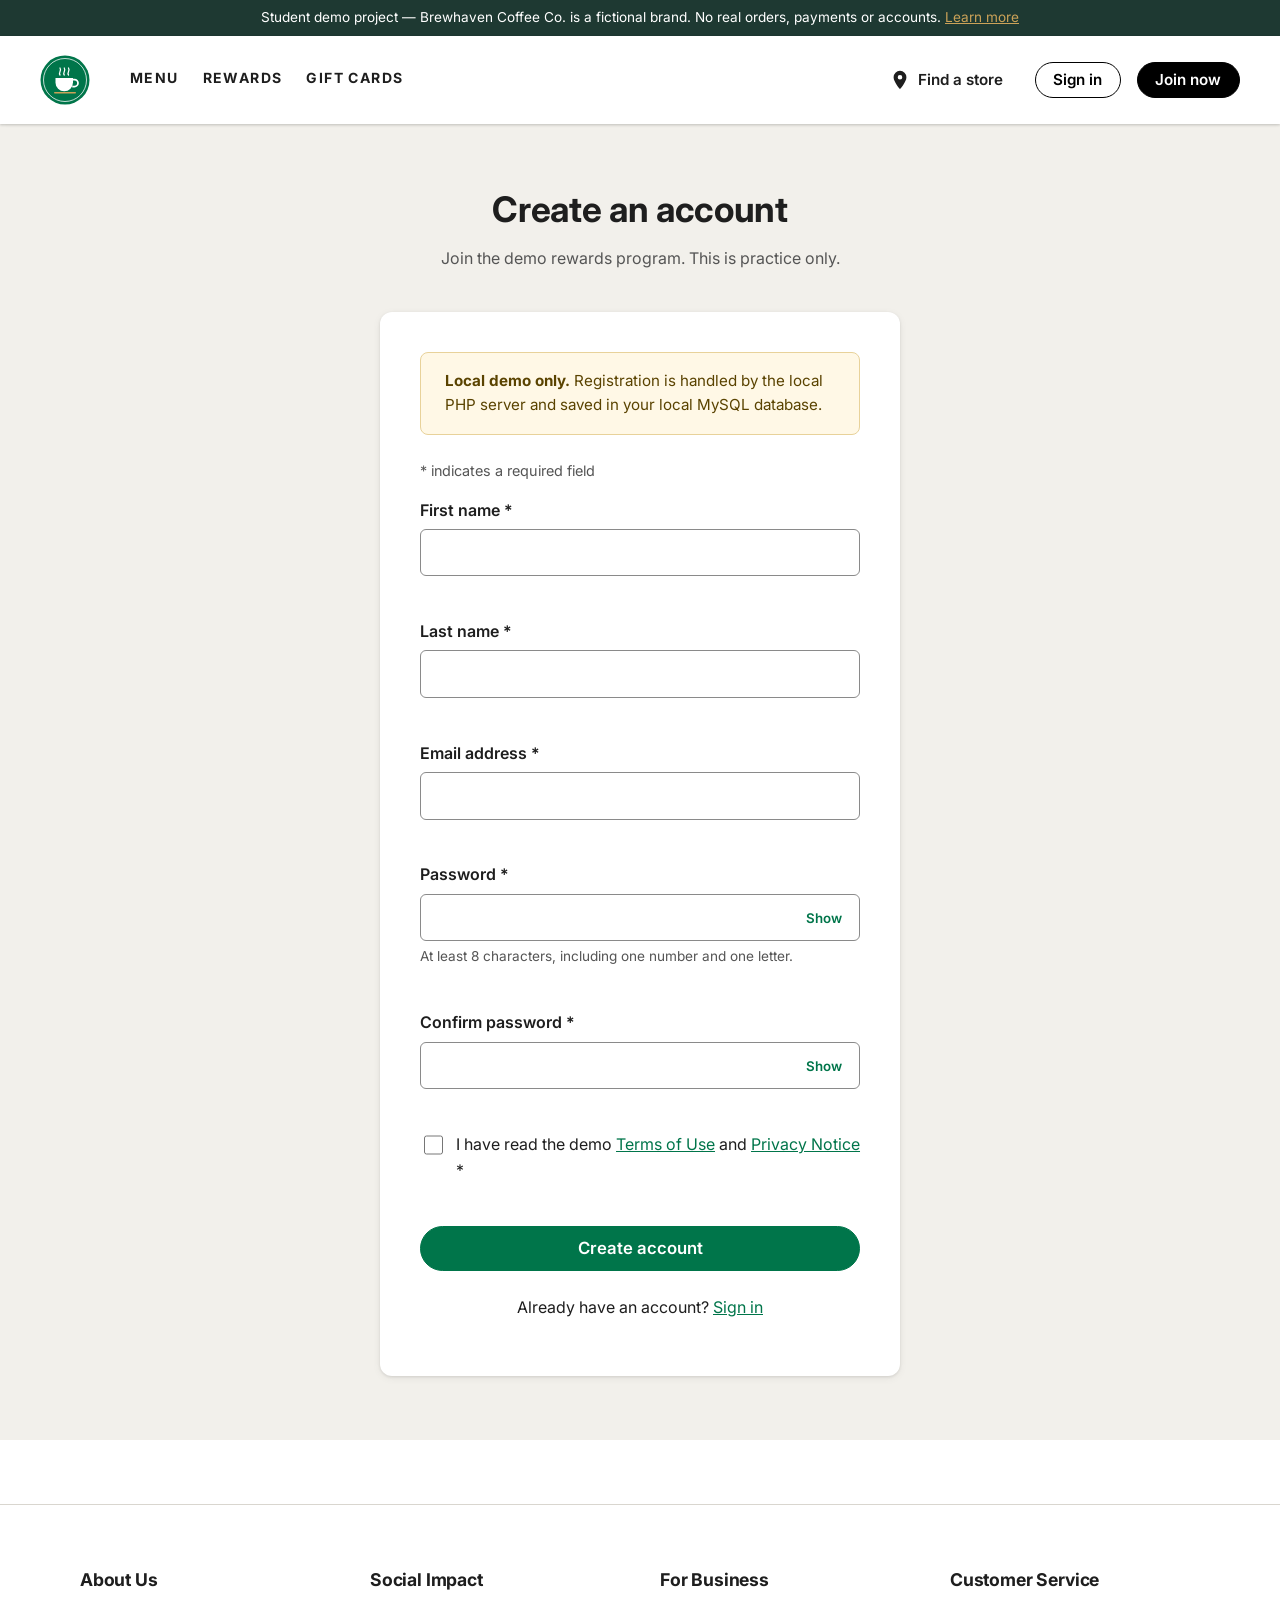
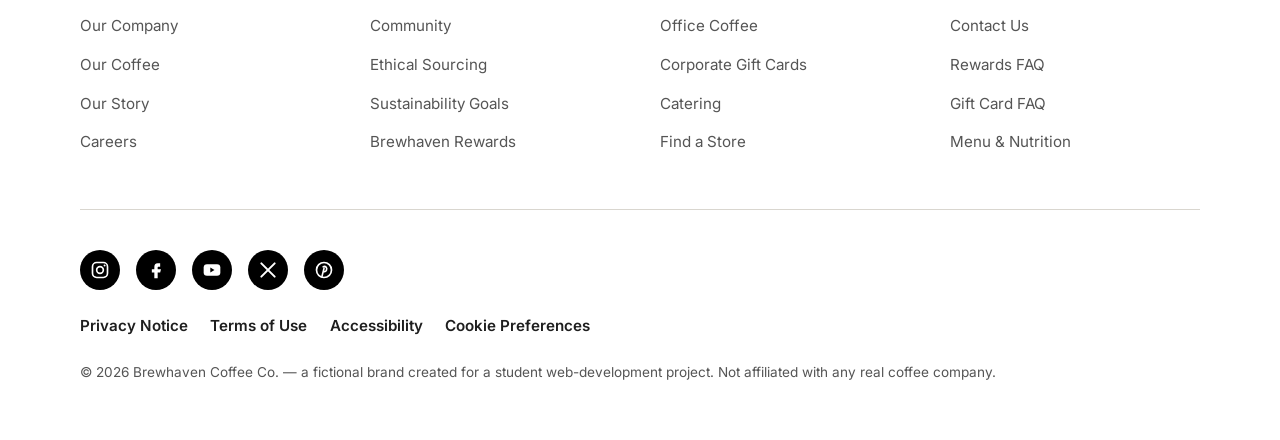
<file: brewhaven-coffee-website/join-now.html>
<!DOCTYPE html>
<html lang="en">
<head>
  <meta charset="UTF-8">
  <meta name="viewport" content="width=device-width, initial-scale=1.0">
  <title>Join Now | Brewhaven Coffee Co.</title>
  <meta name="description" content="Demo registration page for the fictional Brewhaven Rewards program with friendly form validation. Nothing is stored.">
  <link rel="icon" href="assets/images/logo.svg" type="image/svg+xml">

  <!-- Google Font: Inter (free, open-source). If it can't load, Arial/Helvetica are used. -->
  <link rel="preconnect" href="https://fonts.googleapis.com">
  <link rel="preconnect" href="https://fonts.gstatic.com" crossorigin>
  <link href="https://fonts.googleapis.com/css2?family=Inter:wght@400;600;700;800&display=swap" rel="stylesheet">

  <!-- Our styles: global first, then responsive overrides -->
  <link rel="stylesheet" href="css/style.css">
  <link rel="stylesheet" href="css/responsive.css">
</head>
<body>
  <!-- Lets keyboard users jump straight past the navigation -->
  <a class="skip-link" href="#main-content">Skip to main content</a>

  <!-- Demo notice: reminds visitors this is a student project -->
  <div class="demo-bar">
    Student demo project &mdash; Brewhaven Coffee Co. is a fictional brand. No real orders, payments or accounts.
    <a href="terms.html">Learn more</a>
  </div>

  <!-- ===================== HEADER (same on every page) ===================== -->
  <header class="site-header">
    <div class="header-inner">
      <a class="logo" href="index.html" aria-label="Brewhaven Coffee Co. home">
        <img src="assets/images/logo.svg" alt="" width="50" height="50">
      </a>

      <!-- Hamburger button (visible only on small screens) -->
      <button class="menu-toggle" type="button" aria-controls="main-nav" aria-expanded="false" aria-label="Open menu">
        <span class="icon-open"><svg viewBox="0 0 24 24" aria-hidden="true" focusable="false"><path fill="none" stroke="currentColor" stroke-width="2" stroke-linecap="round" d="M4 7h16M4 12h16M4 17h16"/></svg></span>
        <span class="icon-close" hidden><svg viewBox="0 0 24 24" aria-hidden="true" focusable="false"><path fill="none" stroke="currentColor" stroke-width="2" stroke-linecap="round" d="M6 6l12 12M18 6L6 18"/></svg></span>
      </button>

      <nav class="main-nav" id="main-nav" aria-label="Main">
        <ul class="nav-links">
            <li><a href="menu.html">Menu</a></li>
            <li><a href="rewards.html">Rewards</a></li>
            <li><a href="gift-cards.html">Gift Cards</a></li>
        </ul>

        <div class="header-actions">
          <a class="store-link" href="store-locator.html"><svg viewBox="0 0 24 24" aria-hidden="true" focusable="false"><path fill="currentColor" d="M12 2a7 7 0 0 0-7 7c0 5.2 7 13 7 13s7-7.8 7-13a7 7 0 0 0-7-7zm0 9.5A2.5 2.5 0 1 1 12 6.5a2.5 2.5 0 0 1 0 5z"/></svg> Find a store</a>
          <div class="btn-group">
            <a class="btn btn-dark-outline" href="sign-in.html">Sign in</a>
            <a class="btn btn-dark" href="join-now.html">Join now</a>
          </div>
        </div>
      </nav>
    </div>
  </header>

  <main id="main-content">

    <section class="auth-section" aria-labelledby="join-title">
      <h1 id="join-title">Create an account</h1>
      <p class="auth-intro">Join the demo rewards program. This is practice only.</p>

      <div class="form-card">
        <div class="notice notice-info" role="note">
          <strong>Local demo only.</strong> Registration is handled by the local PHP server and saved in your local MySQL database.
        </div>

        <div id="form-message" class="notice" role="status" aria-live="polite" hidden></div>

        <p class="required-note">* indicates a required field</p>
        <form id="join-form" action="register.php" method="post" novalidate>
          <div class="form-group">
            <label for="first-name">First name *</label>
            <input class="form-control" type="text" id="first-name" name="firstName" autocomplete="off" aria-describedby="first-name-error">
            <span class="field-error" id="first-name-error"></span>
          </div>

          <div class="form-group">
            <label for="last-name">Last name *</label>
            <input class="form-control" type="text" id="last-name" name="lastName" autocomplete="off" aria-describedby="last-name-error">
            <span class="field-error" id="last-name-error"></span>
          </div>

          <div class="form-group">
            <label for="join-email">Email address *</label>
            <input class="form-control" type="email" id="join-email" name="email" autocomplete="off" aria-describedby="join-email-error">
            <span class="field-error" id="join-email-error"></span>
          </div>

          <div class="form-group">
            <label for="join-password">Password *</label>
            <div class="password-wrapper">
              <input class="form-control" type="password" id="join-password" name="password" autocomplete="off" aria-describedby="join-password-hint join-password-error">
              <button class="password-toggle" type="button" data-target="join-password" aria-pressed="false">Show</button>
            </div>
            <span class="field-hint" id="join-password-hint">At least 8 characters, including one number and one letter.</span>
            <span class="field-error" id="join-password-error"></span>
          </div>

          <div class="form-group">
            <label for="confirm-password">Confirm password *</label>
            <div class="password-wrapper">
              <input class="form-control" type="password" id="confirm-password" name="confirmPassword" autocomplete="off" aria-describedby="confirm-password-error">
              <button class="password-toggle" type="button" data-target="confirm-password" aria-pressed="false">Show</button>
            </div>
            <span class="field-error" id="confirm-password-error"></span>
          </div>

          <div class="form-group">
            <div class="checkbox-row">
              <input type="checkbox" id="accept-terms" name="acceptTerms" aria-describedby="accept-terms-error">
              <label for="accept-terms">I have read the demo <a href="terms.html">Terms of Use</a> and <a href="privacy.html">Privacy Notice</a> *</label>
            </div>
            <span class="field-error" id="accept-terms-error"></span>
          </div>

          <button class="btn btn-primary btn-lg" type="submit" style="width:100%">Create account</button>
        </form>

        <p class="form-footer">Already have an account? <a href="sign-in.html">Sign in</a></p>
      </div>
    </section>
  </main>

  <!-- ===================== FOOTER (same on every page) ===================== -->
  <footer class="site-footer">
    <div class="container">
      <div class="footer-columns">
        <div class="footer-column">
          <h2>About Us</h2>
          <ul>
            <li><a href="about.html">Our Company</a></li>
            <li><a href="coffee.html">Our Coffee</a></li>
            <li><a href="about.html#story">Our Story</a></li>
            <li><a href="about.html#careers">Careers</a></li>
          </ul>
        </div>
        <div class="footer-column">
          <h2>Social Impact</h2>
          <ul>
            <li><a href="about.html#community">Community</a></li>
            <li><a href="about.html#sourcing">Ethical Sourcing</a></li>
            <li><a href="about.html#community">Sustainability Goals</a></li>
            <li><a href="rewards.html">Brewhaven Rewards</a></li>
          </ul>
        </div>
        <div class="footer-column">
          <h2>For Business</h2>
          <ul>
            <li><a href="about.html#business">Office Coffee</a></li>
            <li><a href="gift-cards.html">Corporate Gift Cards</a></li>
            <li><a href="about.html#business">Catering</a></li>
            <li><a href="store-locator.html">Find a Store</a></li>
          </ul>
        </div>
        <div class="footer-column">
          <h2>Customer Service</h2>
          <ul>
            <li><a href="about.html#contact">Contact Us</a></li>
            <li><a href="rewards.html#faq">Rewards FAQ</a></li>
            <li><a href="gift-cards.html#faq">Gift Card FAQ</a></li>
            <li><a href="menu.html">Menu & Nutrition</a></li>
          </ul>
        </div>
      </div>

      <!-- Social icons link to the networks' home pages (external sites) -->
      <ul class="social-links" aria-label="Social media">
        <li><a href="https://www.instagram.com/" target="_blank" rel="noopener noreferrer" aria-label="Instagram (external site, opens in a new tab)"><img src="assets/images/icons/instagram.svg" alt="" width="20" height="20"></a></li>
        <li><a href="https://www.facebook.com/" target="_blank" rel="noopener noreferrer" aria-label="Facebook (external site, opens in a new tab)"><img src="assets/images/icons/facebook.svg" alt="" width="20" height="20"></a></li>
        <li><a href="https://www.youtube.com/" target="_blank" rel="noopener noreferrer" aria-label="YouTube (external site, opens in a new tab)"><img src="assets/images/icons/youtube.svg" alt="" width="20" height="20"></a></li>
        <li><a href="https://x.com/" target="_blank" rel="noopener noreferrer" aria-label="X (external site, opens in a new tab)"><img src="assets/images/icons/x-social.svg" alt="" width="20" height="20"></a></li>
        <li><a href="https://www.pinterest.com/" target="_blank" rel="noopener noreferrer" aria-label="Pinterest (external site, opens in a new tab)"><img src="assets/images/icons/pinterest.svg" alt="" width="20" height="20"></a></li>
      </ul>

      <ul class="legal-links">
        <li><a href="privacy.html">Privacy Notice</a></li>
        <li><a href="terms.html">Terms of Use</a></li>
        <li><a href="privacy.html#accessibility">Accessibility</a></li>
        <li><button type="button" id="cookie-preferences">Cookie Preferences</button></li>
      </ul>

      <p class="copyright">&copy; <span id="current-year">2026</span> Brewhaven Coffee Co. &mdash; a fictional brand created for a student web-development project. Not affiliated with any real coffee company.</p>
    </div>
  </footer>

  <!-- Small popup message used by main.js -->
  <div class="toast" id="toast" role="status" aria-live="polite"></div>

  <!-- Scripts: main.js runs on every page; page-specific files come after -->
  <script src="js/main.js" defer></script>
  <script src="js/auth.js" defer></script>
</body>
</html>
</file>
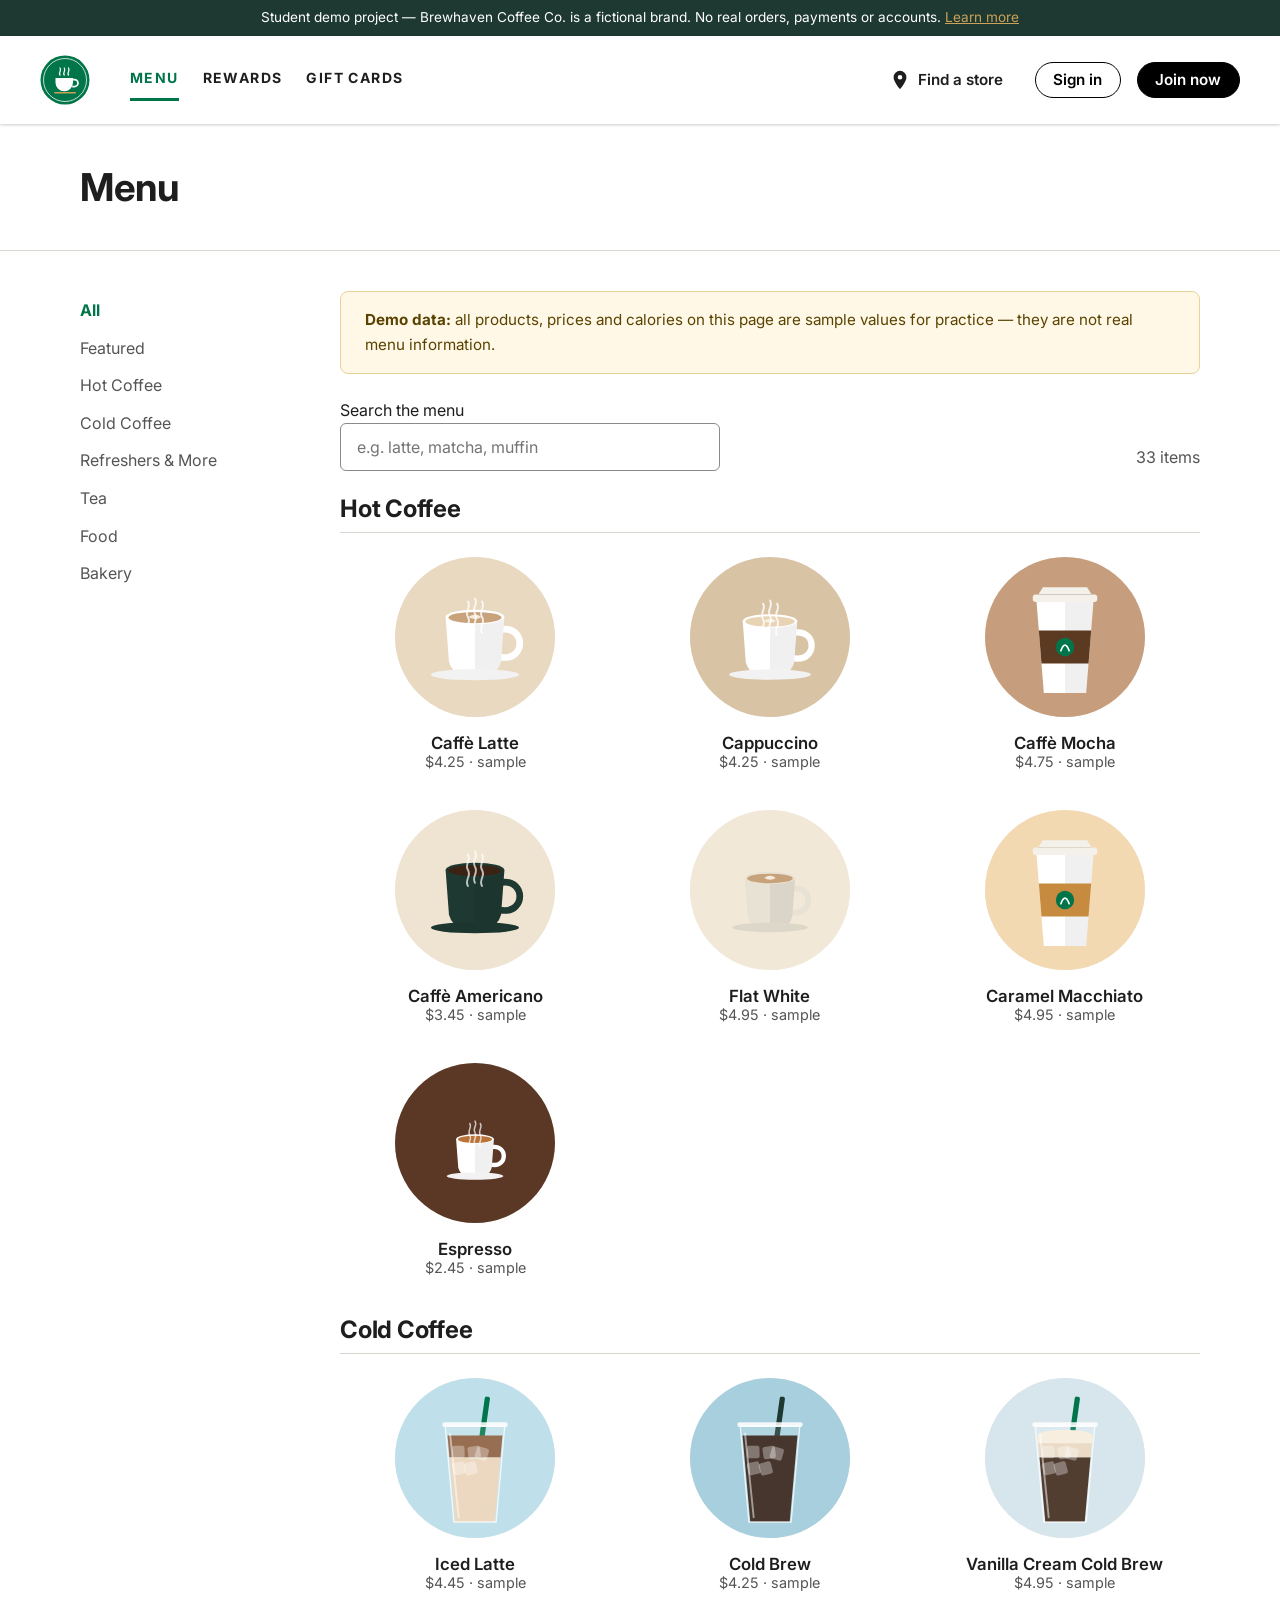
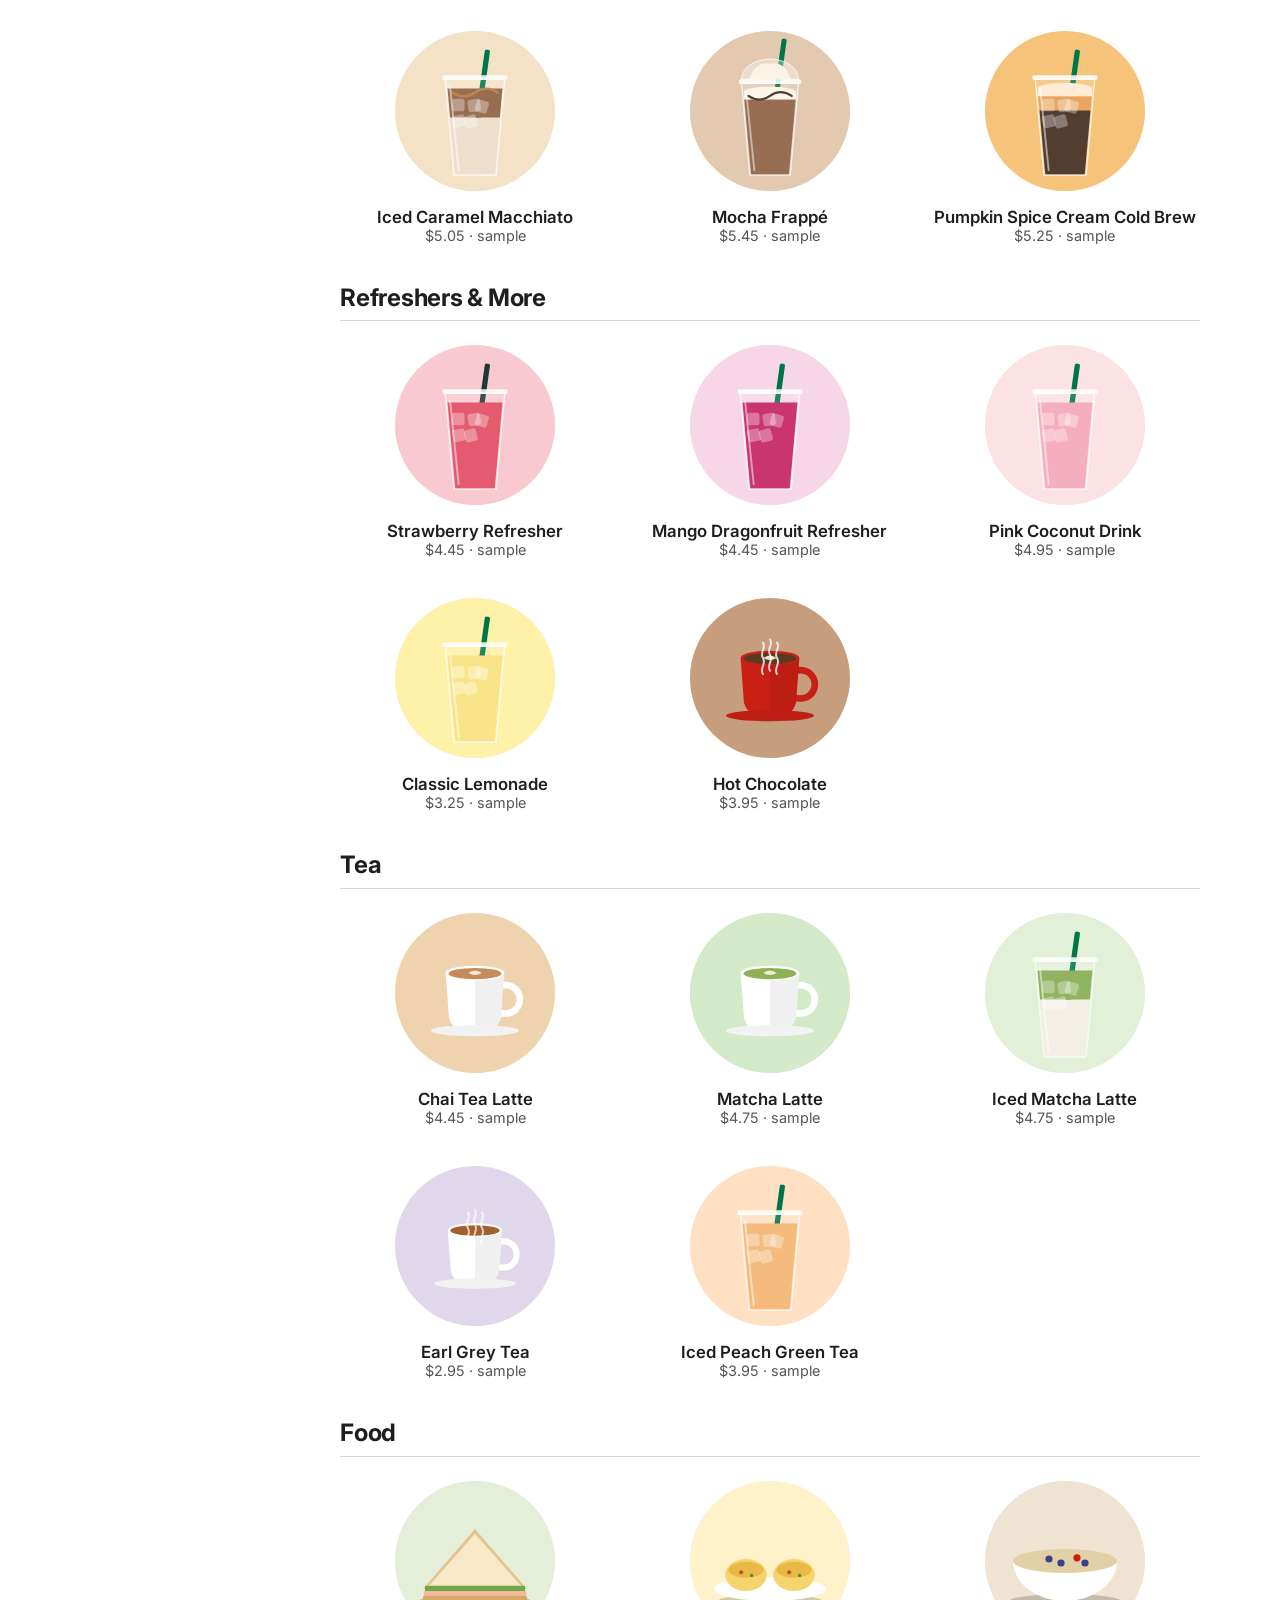
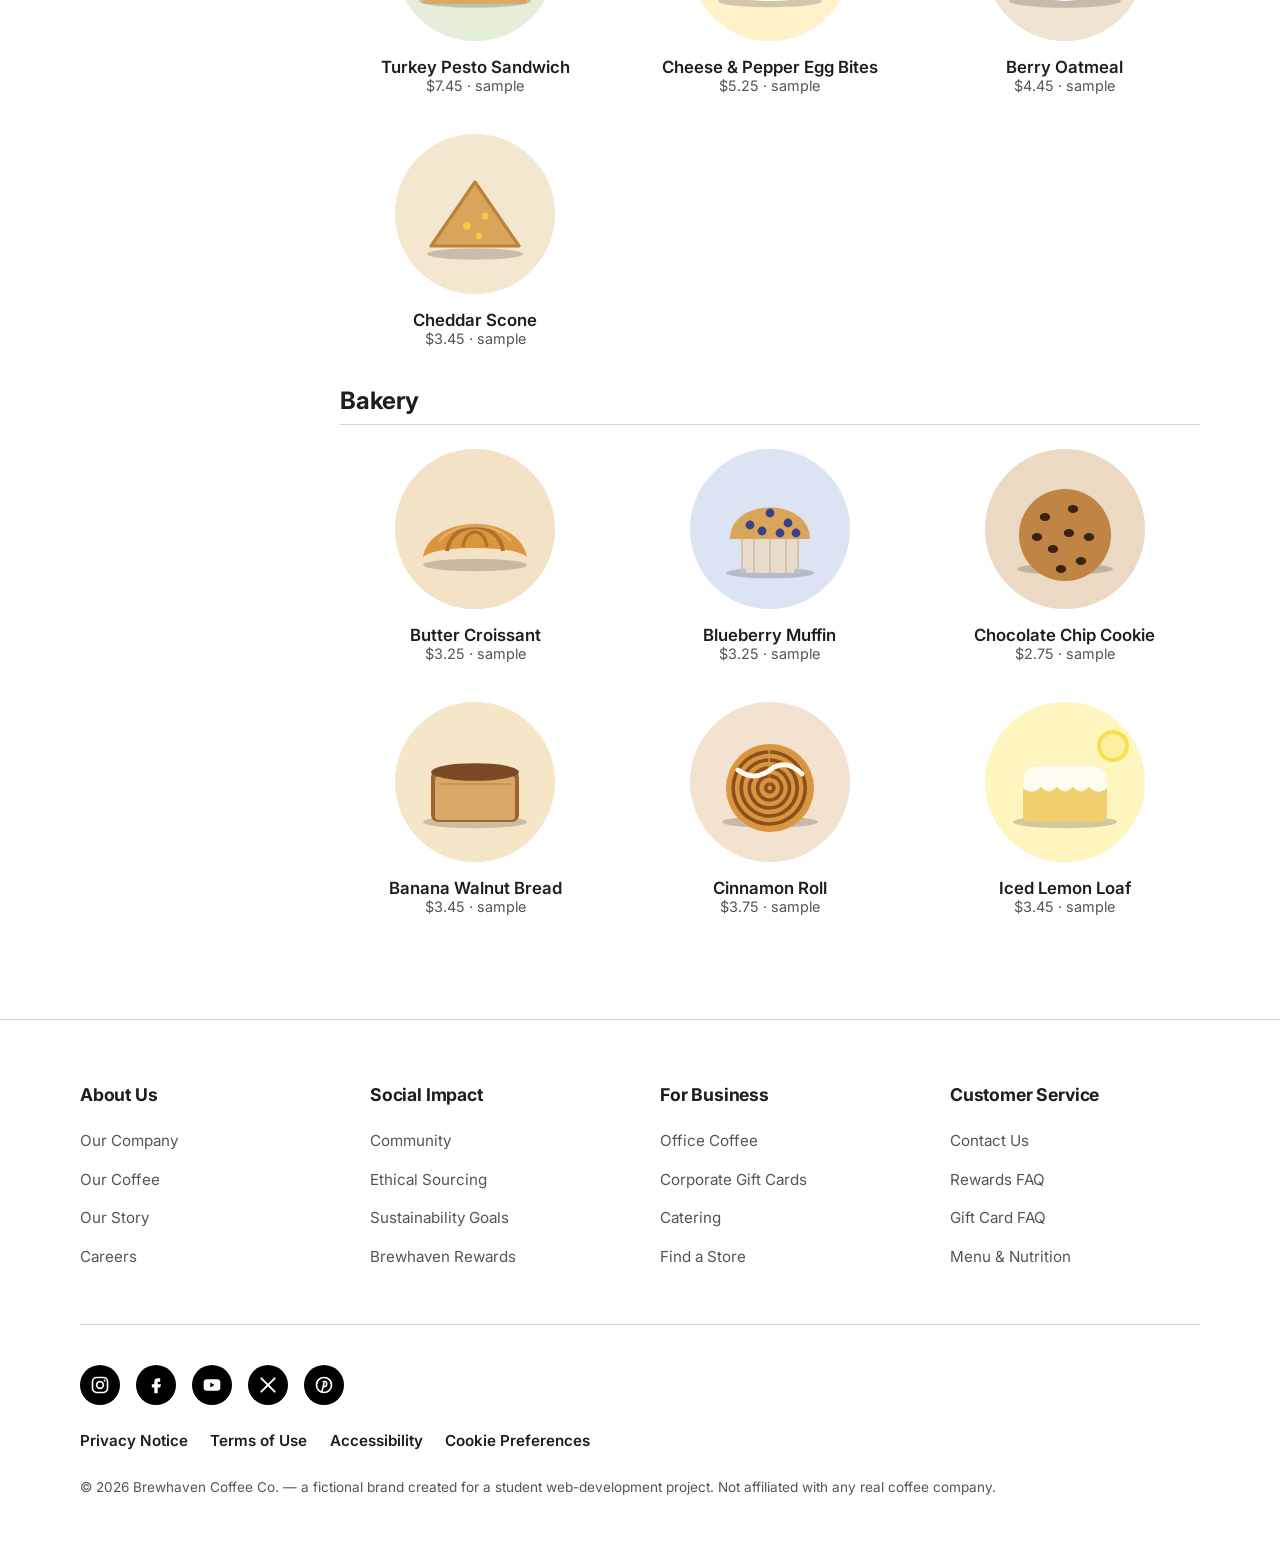
<file: brewhaven-coffee-website/menu.html>
<!DOCTYPE html>
<html lang="en">
<head>
  <meta charset="UTF-8">
  <meta name="viewport" content="width=device-width, initial-scale=1.0">
  <title>Menu | Brewhaven Coffee Co. (Demo)</title>
  <meta name="description" content="Browse the Brewhaven demo menu: hot and cold coffee, refreshers, tea, food and bakery items with search and category filters.">
  <link rel="icon" href="assets/images/logo.svg" type="image/svg+xml">

  <!-- Google Font: Inter (free, open-source). If it can't load, Arial/Helvetica are used. -->
  <link rel="preconnect" href="https://fonts.googleapis.com">
  <link rel="preconnect" href="https://fonts.gstatic.com" crossorigin>
  <link href="https://fonts.googleapis.com/css2?family=Inter:wght@400;600;700;800&display=swap" rel="stylesheet">

  <!-- Our styles: global first, then responsive overrides -->
  <link rel="stylesheet" href="css/style.css">
  <link rel="stylesheet" href="css/responsive.css">
</head>
<body>
  <!-- Lets keyboard users jump straight past the navigation -->
  <a class="skip-link" href="#main-content">Skip to main content</a>

  <!-- Demo notice: reminds visitors this is a student project -->
  <div class="demo-bar">
    Student demo project &mdash; Brewhaven Coffee Co. is a fictional brand. No real orders, payments or accounts.
    <a href="terms.html">Learn more</a>
  </div>

  <!-- ===================== HEADER (same on every page) ===================== -->
  <header class="site-header">
    <div class="header-inner">
      <a class="logo" href="index.html" aria-label="Brewhaven Coffee Co. home">
        <img src="assets/images/logo.svg" alt="" width="50" height="50">
      </a>

      <!-- Hamburger button (visible only on small screens) -->
      <button class="menu-toggle" type="button" aria-controls="main-nav" aria-expanded="false" aria-label="Open menu">
        <span class="icon-open"><svg viewBox="0 0 24 24" aria-hidden="true" focusable="false"><path fill="none" stroke="currentColor" stroke-width="2" stroke-linecap="round" d="M4 7h16M4 12h16M4 17h16"/></svg></span>
        <span class="icon-close" hidden><svg viewBox="0 0 24 24" aria-hidden="true" focusable="false"><path fill="none" stroke="currentColor" stroke-width="2" stroke-linecap="round" d="M6 6l12 12M18 6L6 18"/></svg></span>
      </button>

      <nav class="main-nav" id="main-nav" aria-label="Main">
        <ul class="nav-links">
            <li><a href="menu.html" class="active" aria-current="page">Menu</a></li>
            <li><a href="rewards.html">Rewards</a></li>
            <li><a href="gift-cards.html">Gift Cards</a></li>
        </ul>

        <div class="header-actions">
          <a class="store-link" href="store-locator.html"><svg viewBox="0 0 24 24" aria-hidden="true" focusable="false"><path fill="currentColor" d="M12 2a7 7 0 0 0-7 7c0 5.2 7 13 7 13s7-7.8 7-13a7 7 0 0 0-7-7zm0 9.5A2.5 2.5 0 1 1 12 6.5a2.5 2.5 0 0 1 0 5z"/></svg> Find a store</a>
          <div class="btn-group">
            <a class="btn btn-dark-outline" href="sign-in.html">Sign in</a>
            <a class="btn btn-dark" href="join-now.html">Join now</a>
          </div>
        </div>
      </nav>
    </div>
  </header>

  <main id="main-content">

    <div class="page-heading">
      <div class="container">
        <h1>Menu</h1>
      </div>
    </div>

    <div class="container">
      <div class="menu-layout">
        <!-- LEFT: category navigation (buttons built in the HTML, wired up by menu.js) -->
        <aside class="menu-sidebar" aria-label="Menu categories">
          <h2 class="visually-hidden">Categories</h2>
          <ul class="category-list" id="category-list">
            <li><button class="category-btn active" type="button" data-category="all" aria-pressed="true">All</button></li>
            <li><button class="category-btn" type="button" data-category="featured" aria-pressed="false">Featured</button></li>
            <li><button class="category-btn" type="button" data-category="hot-coffee" aria-pressed="false">Hot Coffee</button></li>
            <li><button class="category-btn" type="button" data-category="cold-coffee" aria-pressed="false">Cold Coffee</button></li>
            <li><button class="category-btn" type="button" data-category="refreshers" aria-pressed="false">Refreshers &amp; More</button></li>
            <li><button class="category-btn" type="button" data-category="tea" aria-pressed="false">Tea</button></li>
            <li><button class="category-btn" type="button" data-category="food" aria-pressed="false">Food</button></li>
            <li><button class="category-btn" type="button" data-category="bakery" aria-pressed="false">Bakery</button></li>
          </ul>
        </aside>

        <!-- RIGHT: search + product list -->
        <section aria-labelledby="menu-results-title">
          <h2 id="menu-results-title" class="visually-hidden">Menu items</h2>
          <div class="notice notice-info">
            <strong>Demo data:</strong> all products, prices and calories on this page are sample values for practice &mdash; they are not real menu information.
          </div>

          <div class="menu-toolbar">
            <div class="menu-search">
              <label for="menu-search-input">Search the menu</label>
              <input class="form-control" type="search" id="menu-search-input" placeholder="e.g. latte, matcha, muffin" autocomplete="off">
            </div>
            <p class="result-count" id="result-count" aria-live="polite"></p>
          </div>

          <!-- menu.js fills this area with product cards -->
          <div id="menu-results">
            <noscript><p class="notice notice-info">Please turn on JavaScript to view the menu.</p></noscript>
          </div>
        </section>
      </div>
    </div>

    <!-- PRODUCT DETAIL MODAL (hidden until a product is clicked) -->
    <div class="modal-overlay" id="product-modal" hidden>
      <div class="modal" role="dialog" aria-modal="true" aria-labelledby="modal-title">
        <button class="modal-close" type="button" id="modal-close" aria-label="Close product details"><svg viewBox="0 0 24 24" aria-hidden="true" focusable="false"><path fill="none" stroke="currentColor" stroke-width="2" stroke-linecap="round" d="M6 6l12 12M18 6L6 18"/></svg></button>
        <div class="modal-image">
          <img id="modal-image" src="assets/images/menu/caffe-latte.svg" alt="">
        </div>
        <div class="modal-content">
          <span class="eyebrow" id="modal-category"></span>
          <h2 id="modal-title"></h2>
          <p id="modal-description"></p>
          <div class="modal-meta">
            <div><strong id="modal-price"></strong>Sample price</div>
            <div><strong id="modal-calories"></strong>Sample calories</div>
          </div>
          <p><span class="demo-tag">Demo product</span></p>
          <button class="btn btn-primary btn-lg" type="button" id="modal-add">Add to order (demo)</button>
        </div>
      </div>
    </div>
  </main>

  <!-- ===================== FOOTER (same on every page) ===================== -->
  <footer class="site-footer">
    <div class="container">
      <div class="footer-columns">
        <div class="footer-column">
          <h2>About Us</h2>
          <ul>
            <li><a href="about.html">Our Company</a></li>
            <li><a href="coffee.html">Our Coffee</a></li>
            <li><a href="about.html#story">Our Story</a></li>
            <li><a href="about.html#careers">Careers</a></li>
          </ul>
        </div>
        <div class="footer-column">
          <h2>Social Impact</h2>
          <ul>
            <li><a href="about.html#community">Community</a></li>
            <li><a href="about.html#sourcing">Ethical Sourcing</a></li>
            <li><a href="about.html#community">Sustainability Goals</a></li>
            <li><a href="rewards.html">Brewhaven Rewards</a></li>
          </ul>
        </div>
        <div class="footer-column">
          <h2>For Business</h2>
          <ul>
            <li><a href="about.html#business">Office Coffee</a></li>
            <li><a href="gift-cards.html">Corporate Gift Cards</a></li>
            <li><a href="about.html#business">Catering</a></li>
            <li><a href="store-locator.html">Find a Store</a></li>
          </ul>
        </div>
        <div class="footer-column">
          <h2>Customer Service</h2>
          <ul>
            <li><a href="about.html#contact">Contact Us</a></li>
            <li><a href="rewards.html#faq">Rewards FAQ</a></li>
            <li><a href="gift-cards.html#faq">Gift Card FAQ</a></li>
            <li><a href="menu.html">Menu & Nutrition</a></li>
          </ul>
        </div>
      </div>

      <!-- Social icons link to the networks' home pages (external sites) -->
      <ul class="social-links" aria-label="Social media">
        <li><a href="https://www.instagram.com/" target="_blank" rel="noopener noreferrer" aria-label="Instagram (external site, opens in a new tab)"><img src="assets/images/icons/instagram.svg" alt="" width="20" height="20"></a></li>
        <li><a href="https://www.facebook.com/" target="_blank" rel="noopener noreferrer" aria-label="Facebook (external site, opens in a new tab)"><img src="assets/images/icons/facebook.svg" alt="" width="20" height="20"></a></li>
        <li><a href="https://www.youtube.com/" target="_blank" rel="noopener noreferrer" aria-label="YouTube (external site, opens in a new tab)"><img src="assets/images/icons/youtube.svg" alt="" width="20" height="20"></a></li>
        <li><a href="https://x.com/" target="_blank" rel="noopener noreferrer" aria-label="X (external site, opens in a new tab)"><img src="assets/images/icons/x-social.svg" alt="" width="20" height="20"></a></li>
        <li><a href="https://www.pinterest.com/" target="_blank" rel="noopener noreferrer" aria-label="Pinterest (external site, opens in a new tab)"><img src="assets/images/icons/pinterest.svg" alt="" width="20" height="20"></a></li>
      </ul>

      <ul class="legal-links">
        <li><a href="privacy.html">Privacy Notice</a></li>
        <li><a href="terms.html">Terms of Use</a></li>
        <li><a href="privacy.html#accessibility">Accessibility</a></li>
        <li><button type="button" id="cookie-preferences">Cookie Preferences</button></li>
      </ul>

      <p class="copyright">&copy; <span id="current-year">2026</span> Brewhaven Coffee Co. &mdash; a fictional brand created for a student web-development project. Not affiliated with any real coffee company.</p>
    </div>
  </footer>

  <!-- Small popup message used by main.js -->
  <div class="toast" id="toast" role="status" aria-live="polite"></div>

  <!-- Scripts: main.js runs on every page; page-specific files come after -->
  <script src="js/main.js" defer></script>
  <script src="js/menu.js" defer></script>
</body>
</html>
</file>
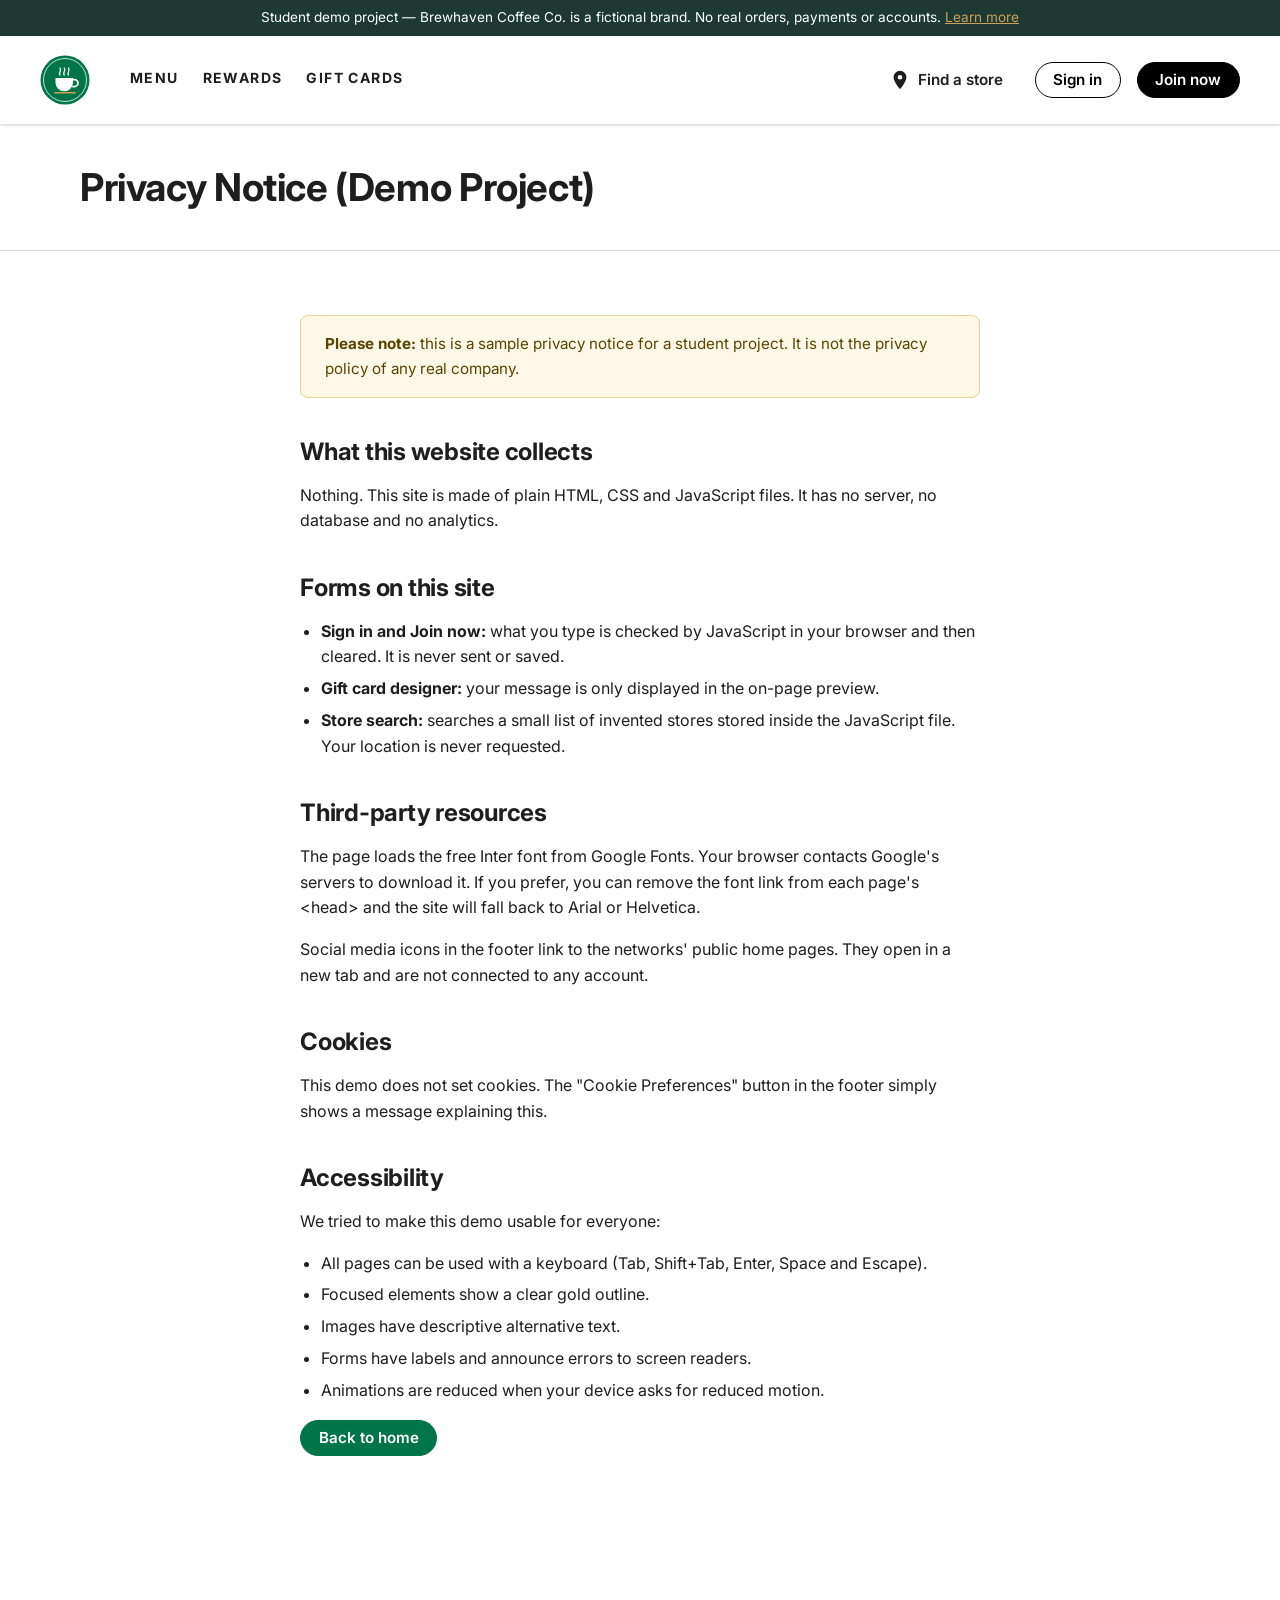
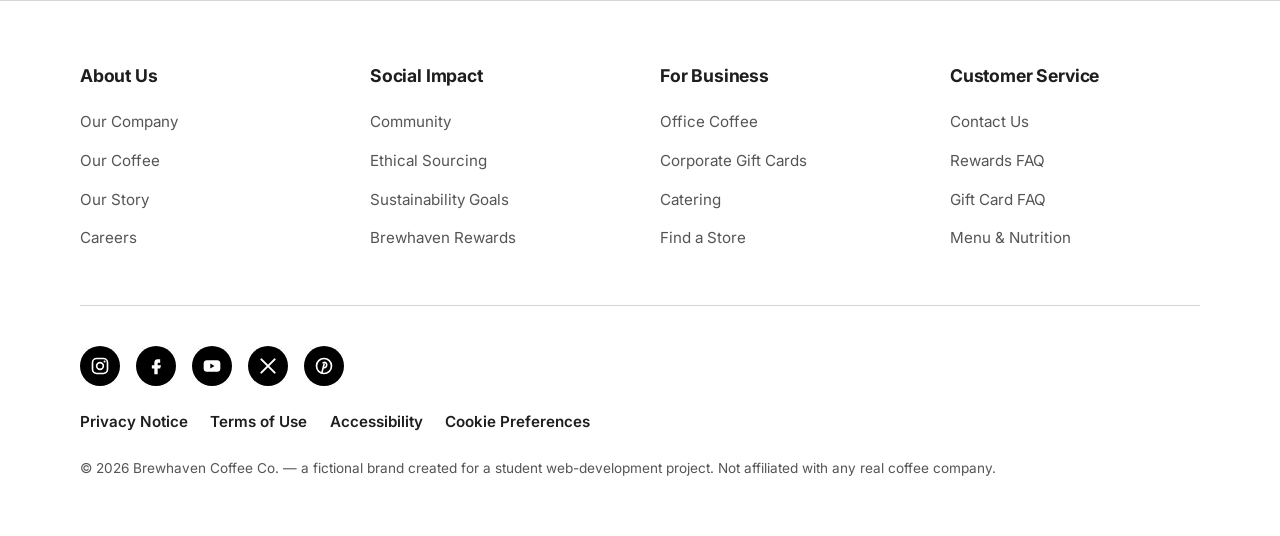
<file: brewhaven-coffee-website/privacy.html>
<!DOCTYPE html>
<html lang="en">
<head>
  <meta charset="UTF-8">
  <meta name="viewport" content="width=device-width, initial-scale=1.0">
  <title>Privacy Notice | Brewhaven Coffee Co. (Demo)</title>
  <meta name="description" content="How the Brewhaven demo website handles data: no accounts, no storage and no tracking. Includes accessibility notes.">
  <link rel="icon" href="assets/images/logo.svg" type="image/svg+xml">

  <!-- Google Font: Inter (free, open-source). If it can't load, Arial/Helvetica are used. -->
  <link rel="preconnect" href="https://fonts.googleapis.com">
  <link rel="preconnect" href="https://fonts.gstatic.com" crossorigin>
  <link href="https://fonts.googleapis.com/css2?family=Inter:wght@400;600;700;800&display=swap" rel="stylesheet">

  <!-- Our styles: global first, then responsive overrides -->
  <link rel="stylesheet" href="css/style.css">
  <link rel="stylesheet" href="css/responsive.css">
</head>
<body>
  <!-- Lets keyboard users jump straight past the navigation -->
  <a class="skip-link" href="#main-content">Skip to main content</a>

  <!-- Demo notice: reminds visitors this is a student project -->
  <div class="demo-bar">
    Student demo project &mdash; Brewhaven Coffee Co. is a fictional brand. No real orders, payments or accounts.
    <a href="terms.html">Learn more</a>
  </div>

  <!-- ===================== HEADER (same on every page) ===================== -->
  <header class="site-header">
    <div class="header-inner">
      <a class="logo" href="index.html" aria-label="Brewhaven Coffee Co. home">
        <img src="assets/images/logo.svg" alt="" width="50" height="50">
      </a>

      <!-- Hamburger button (visible only on small screens) -->
      <button class="menu-toggle" type="button" aria-controls="main-nav" aria-expanded="false" aria-label="Open menu">
        <span class="icon-open"><svg viewBox="0 0 24 24" aria-hidden="true" focusable="false"><path fill="none" stroke="currentColor" stroke-width="2" stroke-linecap="round" d="M4 7h16M4 12h16M4 17h16"/></svg></span>
        <span class="icon-close" hidden><svg viewBox="0 0 24 24" aria-hidden="true" focusable="false"><path fill="none" stroke="currentColor" stroke-width="2" stroke-linecap="round" d="M6 6l12 12M18 6L6 18"/></svg></span>
      </button>

      <nav class="main-nav" id="main-nav" aria-label="Main">
        <ul class="nav-links">
            <li><a href="menu.html">Menu</a></li>
            <li><a href="rewards.html">Rewards</a></li>
            <li><a href="gift-cards.html">Gift Cards</a></li>
        </ul>

        <div class="header-actions">
          <a class="store-link" href="store-locator.html"><svg viewBox="0 0 24 24" aria-hidden="true" focusable="false"><path fill="currentColor" d="M12 2a7 7 0 0 0-7 7c0 5.2 7 13 7 13s7-7.8 7-13a7 7 0 0 0-7-7zm0 9.5A2.5 2.5 0 1 1 12 6.5a2.5 2.5 0 0 1 0 5z"/></svg> Find a store</a>
          <div class="btn-group">
            <a class="btn btn-dark-outline" href="sign-in.html">Sign in</a>
            <a class="btn btn-dark" href="join-now.html">Join now</a>
          </div>
        </div>
      </nav>
    </div>
  </header>

  <main id="main-content">

    <div class="page-heading">
      <div class="container"><h1>Privacy Notice (Demo Project)</h1></div>
    </div>
    <section class="section">
      <div class="container prose">
        <div class="notice notice-info"><strong>Please note:</strong> this is a sample privacy notice for a student project. It is not the privacy policy of any real company.</div>

        <h2>What this website collects</h2>
        <p>Nothing. This site is made of plain HTML, CSS and JavaScript files. It has no server, no database and no analytics.</p>

        <h2>Forms on this site</h2>
        <ul>
          <li><strong>Sign in and Join now:</strong> what you type is checked by JavaScript in your browser and then cleared. It is never sent or saved.</li>
          <li><strong>Gift card designer:</strong> your message is only displayed in the on-page preview.</li>
          <li><strong>Store search:</strong> searches a small list of invented stores stored inside the JavaScript file. Your location is never requested.</li>
        </ul>

        <h2>Third-party resources</h2>
        <p>The page loads the free Inter font from Google Fonts. Your browser contacts Google's servers to download it. If you prefer, you can remove the font link from each page's &lt;head&gt; and the site will fall back to Arial or Helvetica.</p>
        <p>Social media icons in the footer link to the networks' public home pages. They open in a new tab and are not connected to any account.</p>

        <h2>Cookies</h2>
        <p>This demo does not set cookies. The "Cookie Preferences" button in the footer simply shows a message explaining this.</p>

        <h2 id="accessibility">Accessibility</h2>
        <p>We tried to make this demo usable for everyone:</p>
        <ul>
          <li>All pages can be used with a keyboard (Tab, Shift+Tab, Enter, Space and Escape).</li>
          <li>Focused elements show a clear gold outline.</li>
          <li>Images have descriptive alternative text.</li>
          <li>Forms have labels and announce errors to screen readers.</li>
          <li>Animations are reduced when your device asks for reduced motion.</li>
        </ul>

        <p><a class="btn btn-primary" href="index.html">Back to home</a></p>
      </div>
    </section>
  </main>

  <!-- ===================== FOOTER (same on every page) ===================== -->
  <footer class="site-footer">
    <div class="container">
      <div class="footer-columns">
        <div class="footer-column">
          <h2>About Us</h2>
          <ul>
            <li><a href="about.html">Our Company</a></li>
            <li><a href="coffee.html">Our Coffee</a></li>
            <li><a href="about.html#story">Our Story</a></li>
            <li><a href="about.html#careers">Careers</a></li>
          </ul>
        </div>
        <div class="footer-column">
          <h2>Social Impact</h2>
          <ul>
            <li><a href="about.html#community">Community</a></li>
            <li><a href="about.html#sourcing">Ethical Sourcing</a></li>
            <li><a href="about.html#community">Sustainability Goals</a></li>
            <li><a href="rewards.html">Brewhaven Rewards</a></li>
          </ul>
        </div>
        <div class="footer-column">
          <h2>For Business</h2>
          <ul>
            <li><a href="about.html#business">Office Coffee</a></li>
            <li><a href="gift-cards.html">Corporate Gift Cards</a></li>
            <li><a href="about.html#business">Catering</a></li>
            <li><a href="store-locator.html">Find a Store</a></li>
          </ul>
        </div>
        <div class="footer-column">
          <h2>Customer Service</h2>
          <ul>
            <li><a href="about.html#contact">Contact Us</a></li>
            <li><a href="rewards.html#faq">Rewards FAQ</a></li>
            <li><a href="gift-cards.html#faq">Gift Card FAQ</a></li>
            <li><a href="menu.html">Menu & Nutrition</a></li>
          </ul>
        </div>
      </div>

      <!-- Social icons link to the networks' home pages (external sites) -->
      <ul class="social-links" aria-label="Social media">
        <li><a href="https://www.instagram.com/" target="_blank" rel="noopener noreferrer" aria-label="Instagram (external site, opens in a new tab)"><img src="assets/images/icons/instagram.svg" alt="" width="20" height="20"></a></li>
        <li><a href="https://www.facebook.com/" target="_blank" rel="noopener noreferrer" aria-label="Facebook (external site, opens in a new tab)"><img src="assets/images/icons/facebook.svg" alt="" width="20" height="20"></a></li>
        <li><a href="https://www.youtube.com/" target="_blank" rel="noopener noreferrer" aria-label="YouTube (external site, opens in a new tab)"><img src="assets/images/icons/youtube.svg" alt="" width="20" height="20"></a></li>
        <li><a href="https://x.com/" target="_blank" rel="noopener noreferrer" aria-label="X (external site, opens in a new tab)"><img src="assets/images/icons/x-social.svg" alt="" width="20" height="20"></a></li>
        <li><a href="https://www.pinterest.com/" target="_blank" rel="noopener noreferrer" aria-label="Pinterest (external site, opens in a new tab)"><img src="assets/images/icons/pinterest.svg" alt="" width="20" height="20"></a></li>
      </ul>

      <ul class="legal-links">
        <li><a href="privacy.html">Privacy Notice</a></li>
        <li><a href="terms.html">Terms of Use</a></li>
        <li><a href="privacy.html#accessibility">Accessibility</a></li>
        <li><button type="button" id="cookie-preferences">Cookie Preferences</button></li>
      </ul>

      <p class="copyright">&copy; <span id="current-year">2026</span> Brewhaven Coffee Co. &mdash; a fictional brand created for a student web-development project. Not affiliated with any real coffee company.</p>
    </div>
  </footer>

  <!-- Small popup message used by main.js -->
  <div class="toast" id="toast" role="status" aria-live="polite"></div>

  <!-- Scripts: main.js runs on every page; page-specific files come after -->
  <script src="js/main.js" defer></script>
</body>
</html>
</file>
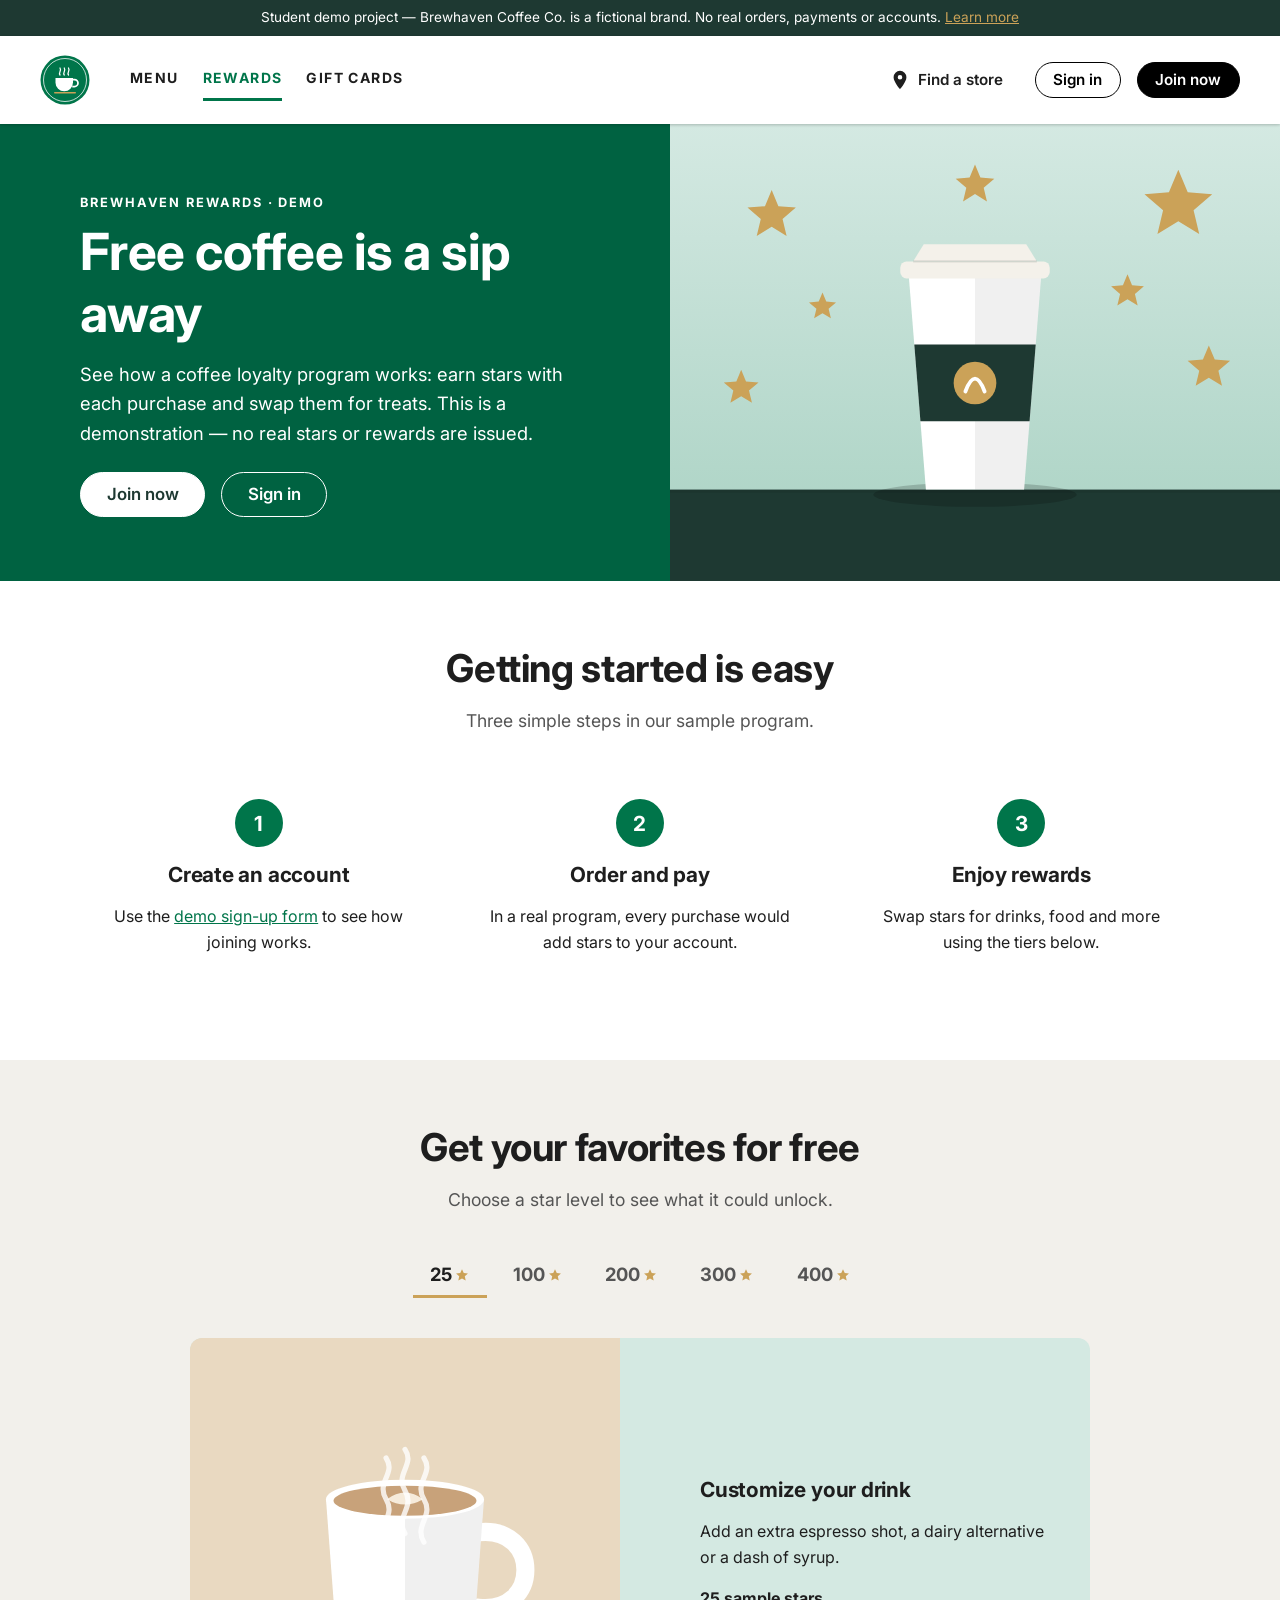
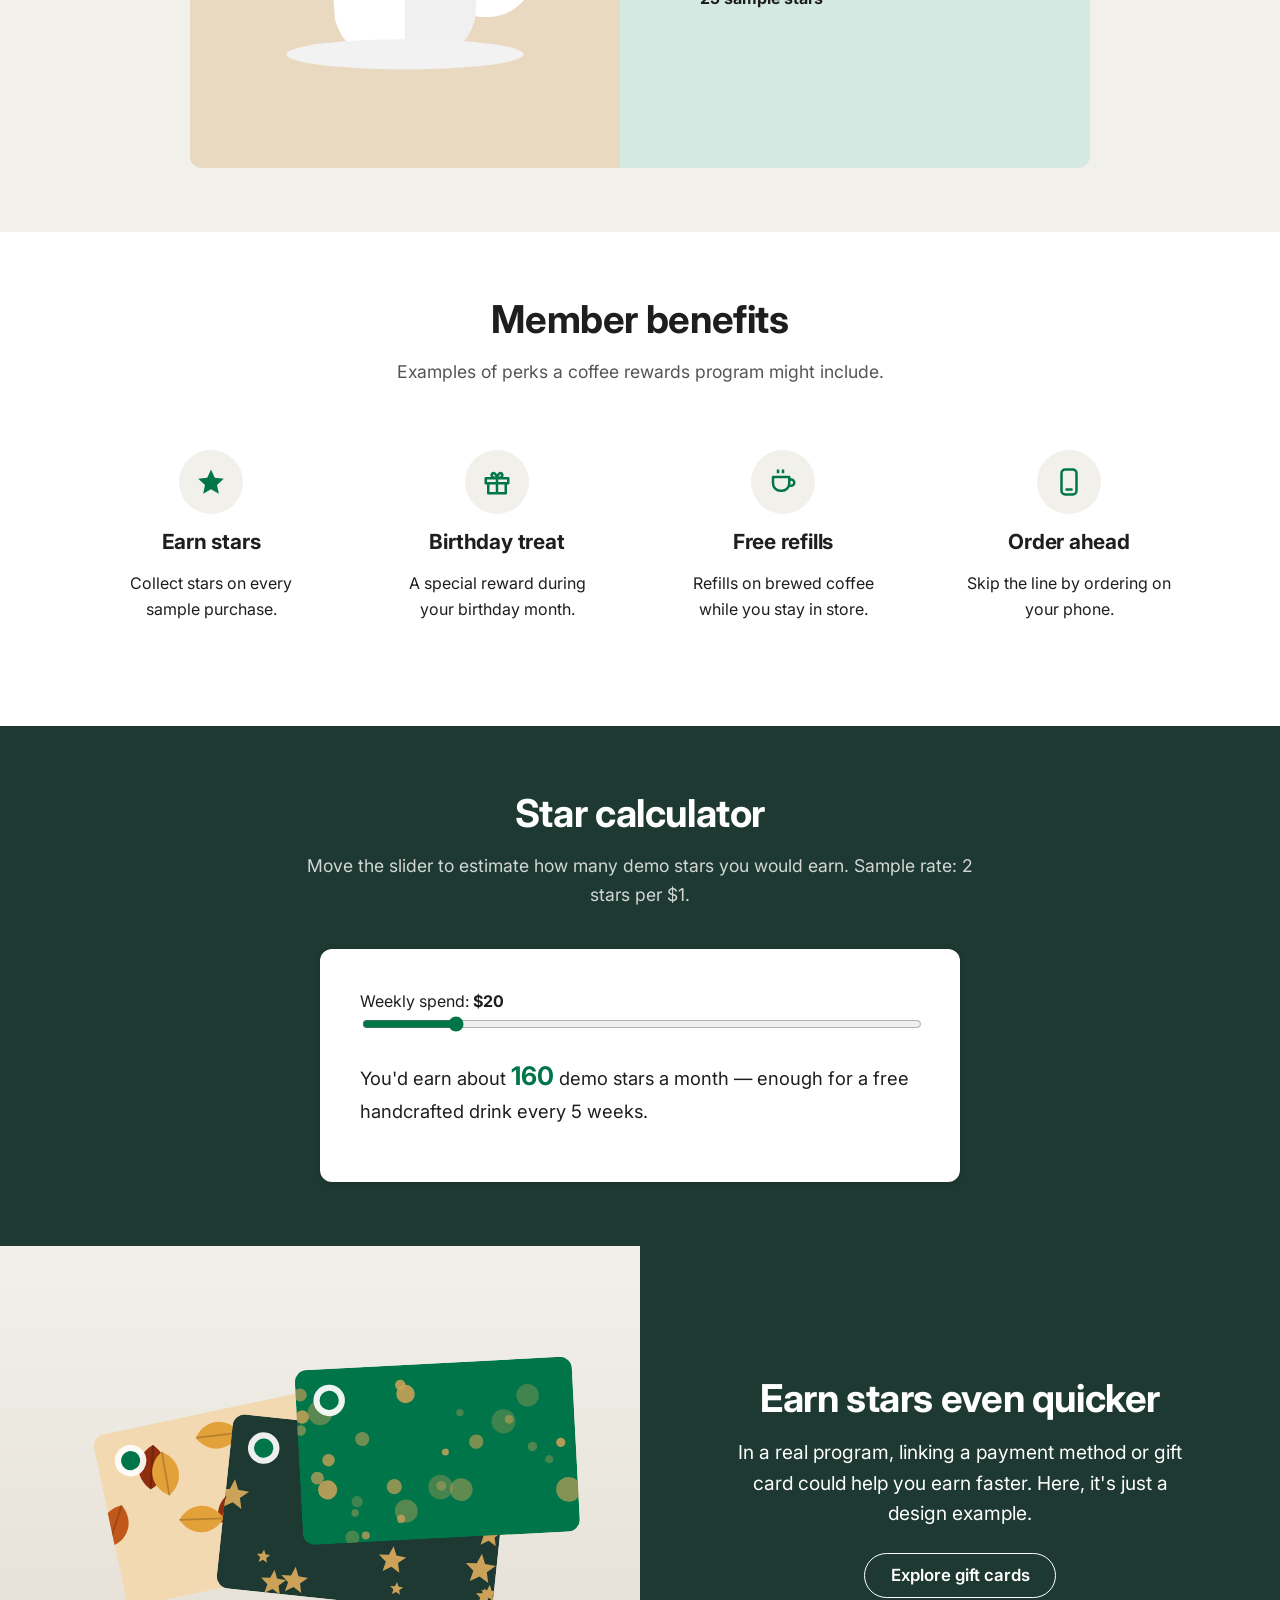
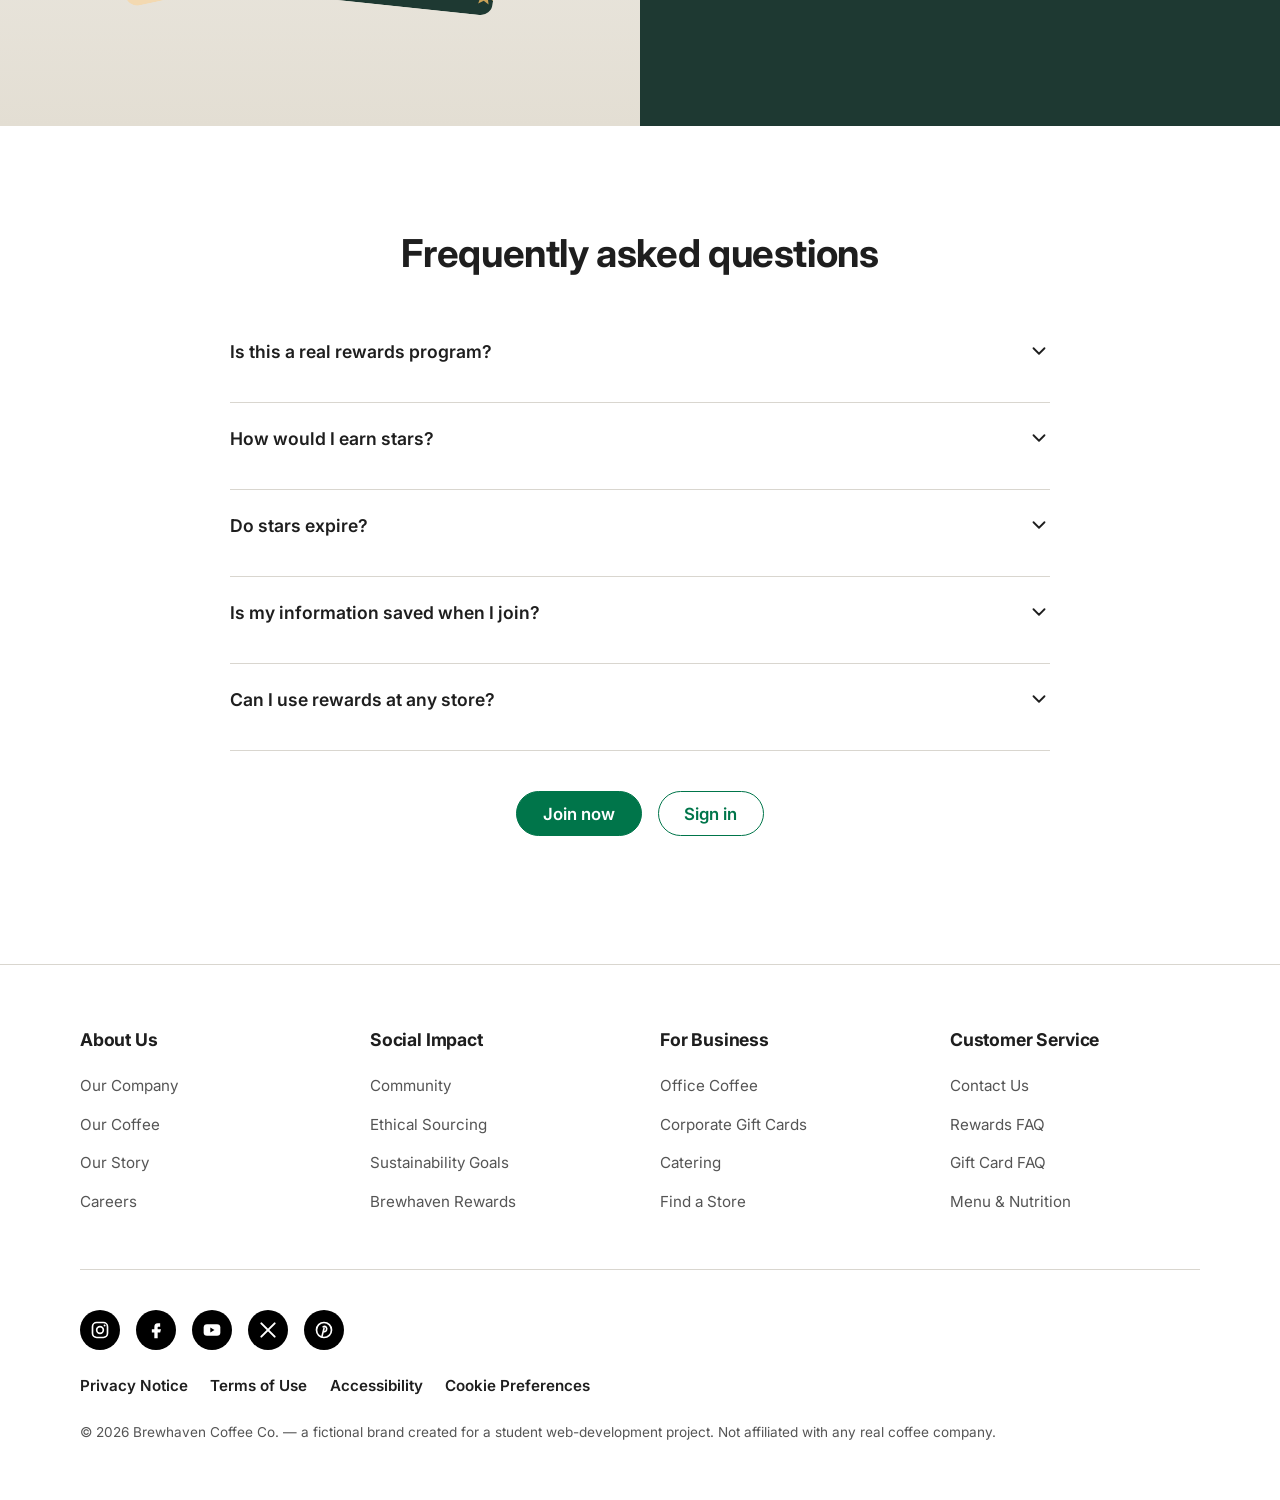
<file: brewhaven-coffee-website/rewards.html>
<!DOCTYPE html>
<html lang="en">
<head>
  <meta charset="UTF-8">
  <meta name="viewport" content="width=device-width, initial-scale=1.0">
  <title>Rewards | Brewhaven Coffee Co. (Demo)</title>
  <meta name="description" content="Learn how the Brewhaven Rewards demo loyalty program works: earn stars, explore reward tiers and read the FAQ.">
  <link rel="icon" href="assets/images/logo.svg" type="image/svg+xml">

  <!-- Google Font: Inter (free, open-source). If it can't load, Arial/Helvetica are used. -->
  <link rel="preconnect" href="https://fonts.googleapis.com">
  <link rel="preconnect" href="https://fonts.gstatic.com" crossorigin>
  <link href="https://fonts.googleapis.com/css2?family=Inter:wght@400;600;700;800&display=swap" rel="stylesheet">

  <!-- Our styles: global first, then responsive overrides -->
  <link rel="stylesheet" href="css/style.css">
  <link rel="stylesheet" href="css/responsive.css">
</head>
<body>
  <!-- Lets keyboard users jump straight past the navigation -->
  <a class="skip-link" href="#main-content">Skip to main content</a>

  <!-- Demo notice: reminds visitors this is a student project -->
  <div class="demo-bar">
    Student demo project &mdash; Brewhaven Coffee Co. is a fictional brand. No real orders, payments or accounts.
    <a href="terms.html">Learn more</a>
  </div>

  <!-- ===================== HEADER (same on every page) ===================== -->
  <header class="site-header">
    <div class="header-inner">
      <a class="logo" href="index.html" aria-label="Brewhaven Coffee Co. home">
        <img src="assets/images/logo.svg" alt="" width="50" height="50">
      </a>

      <!-- Hamburger button (visible only on small screens) -->
      <button class="menu-toggle" type="button" aria-controls="main-nav" aria-expanded="false" aria-label="Open menu">
        <span class="icon-open"><svg viewBox="0 0 24 24" aria-hidden="true" focusable="false"><path fill="none" stroke="currentColor" stroke-width="2" stroke-linecap="round" d="M4 7h16M4 12h16M4 17h16"/></svg></span>
        <span class="icon-close" hidden><svg viewBox="0 0 24 24" aria-hidden="true" focusable="false"><path fill="none" stroke="currentColor" stroke-width="2" stroke-linecap="round" d="M6 6l12 12M18 6L6 18"/></svg></span>
      </button>

      <nav class="main-nav" id="main-nav" aria-label="Main">
        <ul class="nav-links">
            <li><a href="menu.html">Menu</a></li>
            <li><a href="rewards.html" class="active" aria-current="page">Rewards</a></li>
            <li><a href="gift-cards.html">Gift Cards</a></li>
        </ul>

        <div class="header-actions">
          <a class="store-link" href="store-locator.html"><svg viewBox="0 0 24 24" aria-hidden="true" focusable="false"><path fill="currentColor" d="M12 2a7 7 0 0 0-7 7c0 5.2 7 13 7 13s7-7.8 7-13a7 7 0 0 0-7-7zm0 9.5A2.5 2.5 0 1 1 12 6.5a2.5 2.5 0 0 1 0 5z"/></svg> Find a store</a>
          <div class="btn-group">
            <a class="btn btn-dark-outline" href="sign-in.html">Sign in</a>
            <a class="btn btn-dark" href="join-now.html">Join now</a>
          </div>
        </div>
      </nav>
    </div>
  </header>

  <main id="main-content">

    <!-- HERO -->
    <section class="page-hero theme-green" aria-labelledby="rewards-title">
      <div class="page-hero-text">
        <span class="eyebrow">Brewhaven Rewards &middot; demo</span>
        <h1 id="rewards-title">Free coffee is a sip away</h1>
        <p>See how a coffee loyalty program works: earn stars with each purchase and swap them for treats. This is a demonstration &mdash; no real stars or rewards are issued.</p>
        <div class="btn-group">
          <a class="btn btn-light btn-lg" href="join-now.html">Join now</a>
          <a class="btn btn-light-outline btn-lg" href="sign-in.html">Sign in</a>
        </div>
      </div>
      <div class="page-hero-image">
        <img src="assets/images/rewards.svg" alt="A takeaway coffee cup surrounded by golden stars" width="1200" height="900">
      </div>
    </section>

    <!-- HOW IT WORKS -->
    <section class="section" aria-labelledby="how-title">
      <div class="container">
        <div class="section-header">
          <h2 id="how-title">Getting started is easy</h2>
          <p>Three simple steps in our sample program.</p>
        </div>
        <div class="grid grid-3">
          <div class="feature">
            <div class="step-number">1</div>
            <h3>Create an account</h3>
            <p>Use the <a href="join-now.html">demo sign-up form</a> to see how joining works.</p>
          </div>
          <div class="feature">
            <div class="step-number">2</div>
            <h3>Order and pay</h3>
            <p>In a real program, every purchase would add stars to your account.</p>
          </div>
          <div class="feature">
            <div class="step-number">3</div>
            <h3>Enjoy rewards</h3>
            <p>Swap stars for drinks, food and more using the tiers below.</p>
          </div>
        </div>
      </div>
    </section>

    <!-- REWARD TIERS (tabs) -->
    <section class="section section-cream" aria-labelledby="tiers-title">
      <div class="container">
        <div class="section-header">
          <h2 id="tiers-title">Get your favorites for free</h2>
          <p>Choose a star level to see what it could unlock.</p>
        </div>
        <div class="star-tiers" role="tablist" aria-label="Reward levels" data-tabs>
          <button class="tier-btn" type="button" role="tab" id="tier-tab-25" aria-controls="tier-panel-25" aria-selected="true">25<span><svg width="14" height="14" style="display:inline;vertical-align:-1px;color:#CBA258" viewBox="0 0 24 24" aria-hidden="true" focusable="false"><path fill="currentColor" d="M12 2l3 6.6 7.2.8-5.4 4.9 1.5 7.1L12 17.8 5.7 21.4l1.5-7.1L1.8 9.4 9 8.6z"/></svg></span></button>
          <button class="tier-btn" type="button" role="tab" id="tier-tab-100" aria-controls="tier-panel-100" aria-selected="false" tabindex="-1">100<span><svg width="14" height="14" style="display:inline;vertical-align:-1px;color:#CBA258" viewBox="0 0 24 24" aria-hidden="true" focusable="false"><path fill="currentColor" d="M12 2l3 6.6 7.2.8-5.4 4.9 1.5 7.1L12 17.8 5.7 21.4l1.5-7.1L1.8 9.4 9 8.6z"/></svg></span></button>
          <button class="tier-btn" type="button" role="tab" id="tier-tab-200" aria-controls="tier-panel-200" aria-selected="false" tabindex="-1">200<span><svg width="14" height="14" style="display:inline;vertical-align:-1px;color:#CBA258" viewBox="0 0 24 24" aria-hidden="true" focusable="false"><path fill="currentColor" d="M12 2l3 6.6 7.2.8-5.4 4.9 1.5 7.1L12 17.8 5.7 21.4l1.5-7.1L1.8 9.4 9 8.6z"/></svg></span></button>
          <button class="tier-btn" type="button" role="tab" id="tier-tab-300" aria-controls="tier-panel-300" aria-selected="false" tabindex="-1">300<span><svg width="14" height="14" style="display:inline;vertical-align:-1px;color:#CBA258" viewBox="0 0 24 24" aria-hidden="true" focusable="false"><path fill="currentColor" d="M12 2l3 6.6 7.2.8-5.4 4.9 1.5 7.1L12 17.8 5.7 21.4l1.5-7.1L1.8 9.4 9 8.6z"/></svg></span></button>
          <button class="tier-btn" type="button" role="tab" id="tier-tab-400" aria-controls="tier-panel-400" aria-selected="false" tabindex="-1">400<span><svg width="14" height="14" style="display:inline;vertical-align:-1px;color:#CBA258" viewBox="0 0 24 24" aria-hidden="true" focusable="false"><path fill="currentColor" d="M12 2l3 6.6 7.2.8-5.4 4.9 1.5 7.1L12 17.8 5.7 21.4l1.5-7.1L1.8 9.4 9 8.6z"/></svg></span></button>
        </div>
        <div class="tier-panel" role="tabpanel" id="tier-panel-25" aria-labelledby="tier-tab-25">
          <img src="assets/images/menu/caffe-latte.svg" alt="A latte in a white cup" loading="lazy">
          <div class="tier-panel-text">
            <h3>Customize your drink</h3>
            <p>Add an extra espresso shot, a dairy alternative or a dash of syrup.</p>
            <p><strong>25 sample stars</strong></p>
          </div>
        </div>
        <div class="tier-panel" role="tabpanel" id="tier-panel-100" aria-labelledby="tier-tab-100" hidden>
          <img src="assets/images/menu/butter-croissant.svg" alt="A golden butter croissant" loading="lazy">
          <div class="tier-panel-text">
            <h3>Brewed coffee, tea or a bakery item</h3>
            <p>Pick a hot coffee, a hot tea or a treat from the bakery case.</p>
            <p><strong>100 sample stars</strong></p>
          </div>
        </div>
        <div class="tier-panel" role="tabpanel" id="tier-panel-200" aria-labelledby="tier-tab-200" hidden>
          <img src="assets/images/menu/caramel-macchiato.svg" alt="A takeaway caramel macchiato" loading="lazy">
          <div class="tier-panel-text">
            <h3>Handcrafted drink or hot breakfast</h3>
            <p>Choose any handcrafted drink or a warm breakfast item.</p>
            <p><strong>200 sample stars</strong></p>
          </div>
        </div>
        <div class="tier-panel" role="tabpanel" id="tier-panel-300" aria-labelledby="tier-tab-300" hidden>
          <img src="assets/images/menu/turkey-pesto-sandwich.svg" alt="A turkey pesto sandwich" loading="lazy">
          <div class="tier-panel-text">
            <h3>Sandwich or protein box</h3>
            <p>Turn your stars into a satisfying lunch.</p>
            <p><strong>300 sample stars</strong></p>
          </div>
        </div>
        <div class="tier-panel" role="tabpanel" id="tier-panel-400" aria-labelledby="tier-tab-400" hidden>
          <img src="assets/images/story-reusable.svg" alt="A reusable green tumbler" loading="lazy">
          <div class="tier-panel-text">
            <h3>Merchandise or packaged coffee</h3>
            <p>Pick a bag of coffee beans or a reusable tumbler.</p>
            <p><strong>400 sample stars</strong></p>
          </div>
        </div>
      </div>
    </section>

    <!-- BENEFITS -->
    <section class="section" aria-labelledby="benefits-title">
      <div class="container">
        <div class="section-header">
          <h2 id="benefits-title">Member benefits</h2>
          <p>Examples of perks a coffee rewards program might include.</p>
        </div>
        <div class="grid grid-4">
          <div class="feature"><div class="feature-icon"><svg viewBox="0 0 24 24" aria-hidden="true" focusable="false"><path fill="currentColor" d="M12 2l3 6.6 7.2.8-5.4 4.9 1.5 7.1L12 17.8 5.7 21.4l1.5-7.1L1.8 9.4 9 8.6z"/></svg></div><h3>Earn stars</h3><p>Collect stars on every sample purchase.</p></div>
          <div class="feature"><div class="feature-icon"><svg viewBox="0 0 24 24" aria-hidden="true" focusable="false"><path fill="none" stroke="currentColor" stroke-width="2" stroke-linejoin="round" d="M3 9h18v4H3zM5 13h14v8H5zM12 9v12M12 9C9 9 7 7.5 8 5.5S12 6 12 9c0-3 3-5.5 4-3.5S15 9 12 9z"/></svg></div><h3>Birthday treat</h3><p>A special reward during your birthday month.</p></div>
          <div class="feature"><div class="feature-icon"><svg viewBox="0 0 24 24" aria-hidden="true" focusable="false"><path fill="none" stroke="currentColor" stroke-width="2" stroke-linejoin="round" d="M4 8h13v5a6 6 0 0 1-6 6h-1a6 6 0 0 1-6-6zM17 10h1.5a2.5 2.5 0 0 1 0 5H17M8 2v3M12 2v3"/></svg></div><h3>Free refills</h3><p>Refills on brewed coffee while you stay in store.</p></div>
          <div class="feature"><div class="feature-icon"><svg viewBox="0 0 24 24" aria-hidden="true" focusable="false"><rect x="6" y="2" width="12" height="20" rx="3" fill="none" stroke="currentColor" stroke-width="2"/><path d="M10 18h4" stroke="currentColor" stroke-width="2" stroke-linecap="round"/></svg></div><h3>Order ahead</h3><p>Skip the line by ordering on your phone.</p></div>
        </div>
      </div>
    </section>

    <!-- STAR CALCULATOR -->
    <section class="section section-dark" aria-labelledby="calc-title">
      <div class="container">
        <div class="section-header">
          <h2 id="calc-title">Star calculator</h2>
          <p>Move the slider to estimate how many demo stars you would earn. Sample rate: 2 stars per $1.</p>
        </div>
        <div class="calculator">
          <label for="spend-range">Weekly spend: <strong id="spend-value">$20</strong></label>
          <input type="range" id="spend-range" min="5" max="100" step="5" value="20">
          <p class="calc-result" id="calc-result" aria-live="polite"></p>
        </div>
      </div>
    </section>

    <section class="promo theme-house promo-reverse">
      <div class="promo-text">
        
        <h2>Earn stars even quicker</h2>
        <p>In a real program, linking a payment method or gift card could help you earn faster. Here, it's just a design example.</p>
        
        <div class="btn-group">
          <a class="btn btn-light-outline btn-lg" href="gift-cards.html">Explore gift cards</a>
        </div>
      </div>
      <div class="promo-image">
        <img src="assets/images/gift-card.svg" alt="A fan of colorful coffee gift cards" loading="lazy" width="1200" height="900">
      </div>
    </section>


    <!-- FAQ -->
    <section class="section" id="faq" aria-labelledby="faq-title">
      <div class="container">
        <div class="section-header">
          <h2 id="faq-title">Frequently asked questions</h2>
        </div>
      <div class="faq">
        <div class="faq-item">
          <h3 class="faq-heading">
            <button class="faq-question" type="button" id="rewards-faq-q0" aria-expanded="false" aria-controls="rewards-faq-a0">
              Is this a real rewards program? <svg viewBox="0 0 24 24" aria-hidden="true" focusable="false"><path fill="none" stroke="currentColor" stroke-width="2" stroke-linecap="round" stroke-linejoin="round" d="M6 9l6 6 6-6"/></svg>
            </button>
          </h3>
          <div class="faq-answer" id="rewards-faq-a0" role="region" aria-labelledby="rewards-faq-q0" hidden>
            <p>No. Brewhaven Rewards is part of a student demo website. No stars, drinks or prizes are ever awarded.</p>
          </div>
        </div>
        <div class="faq-item">
          <h3 class="faq-heading">
            <button class="faq-question" type="button" id="rewards-faq-q1" aria-expanded="false" aria-controls="rewards-faq-a1">
              How would I earn stars? <svg viewBox="0 0 24 24" aria-hidden="true" focusable="false"><path fill="none" stroke="currentColor" stroke-width="2" stroke-linecap="round" stroke-linejoin="round" d="M6 9l6 6 6-6"/></svg>
            </button>
          </h3>
          <div class="faq-answer" id="rewards-faq-a1" role="region" aria-labelledby="rewards-faq-q1" hidden>
            <p>In this sample program you would earn 2 stars for every dollar spent. Try the star calculator above to see an estimate.</p>
          </div>
        </div>
        <div class="faq-item">
          <h3 class="faq-heading">
            <button class="faq-question" type="button" id="rewards-faq-q2" aria-expanded="false" aria-controls="rewards-faq-a2">
              Do stars expire? <svg viewBox="0 0 24 24" aria-hidden="true" focusable="false"><path fill="none" stroke="currentColor" stroke-width="2" stroke-linecap="round" stroke-linejoin="round" d="M6 9l6 6 6-6"/></svg>
            </button>
          </h3>
          <div class="faq-answer" id="rewards-faq-a2" role="region" aria-labelledby="rewards-faq-q2" hidden>
            <p>In our sample rules, stars expire 6 months after the month they were earned. Real programs set their own rules.</p>
          </div>
        </div>
        <div class="faq-item">
          <h3 class="faq-heading">
            <button class="faq-question" type="button" id="rewards-faq-q3" aria-expanded="false" aria-controls="rewards-faq-a3">
              Is my information saved when I join? <svg viewBox="0 0 24 24" aria-hidden="true" focusable="false"><path fill="none" stroke="currentColor" stroke-width="2" stroke-linecap="round" stroke-linejoin="round" d="M6 9l6 6 6-6"/></svg>
            </button>
          </h3>
          <div class="faq-answer" id="rewards-faq-a3" role="region" aria-labelledby="rewards-faq-q3" hidden>
            <p>No. The demo sign-up form only checks your input in the browser. Nothing is sent to a server or stored.</p>
          </div>
        </div>
        <div class="faq-item">
          <h3 class="faq-heading">
            <button class="faq-question" type="button" id="rewards-faq-q4" aria-expanded="false" aria-controls="rewards-faq-a4">
              Can I use rewards at any store? <svg viewBox="0 0 24 24" aria-hidden="true" focusable="false"><path fill="none" stroke="currentColor" stroke-width="2" stroke-linecap="round" stroke-linejoin="round" d="M6 9l6 6 6-6"/></svg>
            </button>
          </h3>
          <div class="faq-answer" id="rewards-faq-a4" role="region" aria-labelledby="rewards-faq-q4" hidden>
            <p>Because this is a demo, there are no real stores. The store locator uses invented sample locations.</p>
          </div>
        </div>
      </div>
        <div class="btn-group" style="justify-content:center;margin-top:2.5rem">
          <a class="btn btn-primary btn-lg" href="join-now.html">Join now</a>
          <a class="btn btn-outline btn-lg" href="sign-in.html">Sign in</a>
        </div>
      </div>
    </section>
  </main>

  <!-- ===================== FOOTER (same on every page) ===================== -->
  <footer class="site-footer">
    <div class="container">
      <div class="footer-columns">
        <div class="footer-column">
          <h2>About Us</h2>
          <ul>
            <li><a href="about.html">Our Company</a></li>
            <li><a href="coffee.html">Our Coffee</a></li>
            <li><a href="about.html#story">Our Story</a></li>
            <li><a href="about.html#careers">Careers</a></li>
          </ul>
        </div>
        <div class="footer-column">
          <h2>Social Impact</h2>
          <ul>
            <li><a href="about.html#community">Community</a></li>
            <li><a href="about.html#sourcing">Ethical Sourcing</a></li>
            <li><a href="about.html#community">Sustainability Goals</a></li>
            <li><a href="rewards.html">Brewhaven Rewards</a></li>
          </ul>
        </div>
        <div class="footer-column">
          <h2>For Business</h2>
          <ul>
            <li><a href="about.html#business">Office Coffee</a></li>
            <li><a href="gift-cards.html">Corporate Gift Cards</a></li>
            <li><a href="about.html#business">Catering</a></li>
            <li><a href="store-locator.html">Find a Store</a></li>
          </ul>
        </div>
        <div class="footer-column">
          <h2>Customer Service</h2>
          <ul>
            <li><a href="about.html#contact">Contact Us</a></li>
            <li><a href="rewards.html#faq">Rewards FAQ</a></li>
            <li><a href="gift-cards.html#faq">Gift Card FAQ</a></li>
            <li><a href="menu.html">Menu & Nutrition</a></li>
          </ul>
        </div>
      </div>

      <!-- Social icons link to the networks' home pages (external sites) -->
      <ul class="social-links" aria-label="Social media">
        <li><a href="https://www.instagram.com/" target="_blank" rel="noopener noreferrer" aria-label="Instagram (external site, opens in a new tab)"><img src="assets/images/icons/instagram.svg" alt="" width="20" height="20"></a></li>
        <li><a href="https://www.facebook.com/" target="_blank" rel="noopener noreferrer" aria-label="Facebook (external site, opens in a new tab)"><img src="assets/images/icons/facebook.svg" alt="" width="20" height="20"></a></li>
        <li><a href="https://www.youtube.com/" target="_blank" rel="noopener noreferrer" aria-label="YouTube (external site, opens in a new tab)"><img src="assets/images/icons/youtube.svg" alt="" width="20" height="20"></a></li>
        <li><a href="https://x.com/" target="_blank" rel="noopener noreferrer" aria-label="X (external site, opens in a new tab)"><img src="assets/images/icons/x-social.svg" alt="" width="20" height="20"></a></li>
        <li><a href="https://www.pinterest.com/" target="_blank" rel="noopener noreferrer" aria-label="Pinterest (external site, opens in a new tab)"><img src="assets/images/icons/pinterest.svg" alt="" width="20" height="20"></a></li>
      </ul>

      <ul class="legal-links">
        <li><a href="privacy.html">Privacy Notice</a></li>
        <li><a href="terms.html">Terms of Use</a></li>
        <li><a href="privacy.html#accessibility">Accessibility</a></li>
        <li><button type="button" id="cookie-preferences">Cookie Preferences</button></li>
      </ul>

      <p class="copyright">&copy; <span id="current-year">2026</span> Brewhaven Coffee Co. &mdash; a fictional brand created for a student web-development project. Not affiliated with any real coffee company.</p>
    </div>
  </footer>

  <!-- Small popup message used by main.js -->
  <div class="toast" id="toast" role="status" aria-live="polite"></div>

  <!-- Scripts: main.js runs on every page; page-specific files come after -->
  <script src="js/main.js" defer></script>
  <script src="js/rewards.js" defer></script>
</body>
</html>
</file>
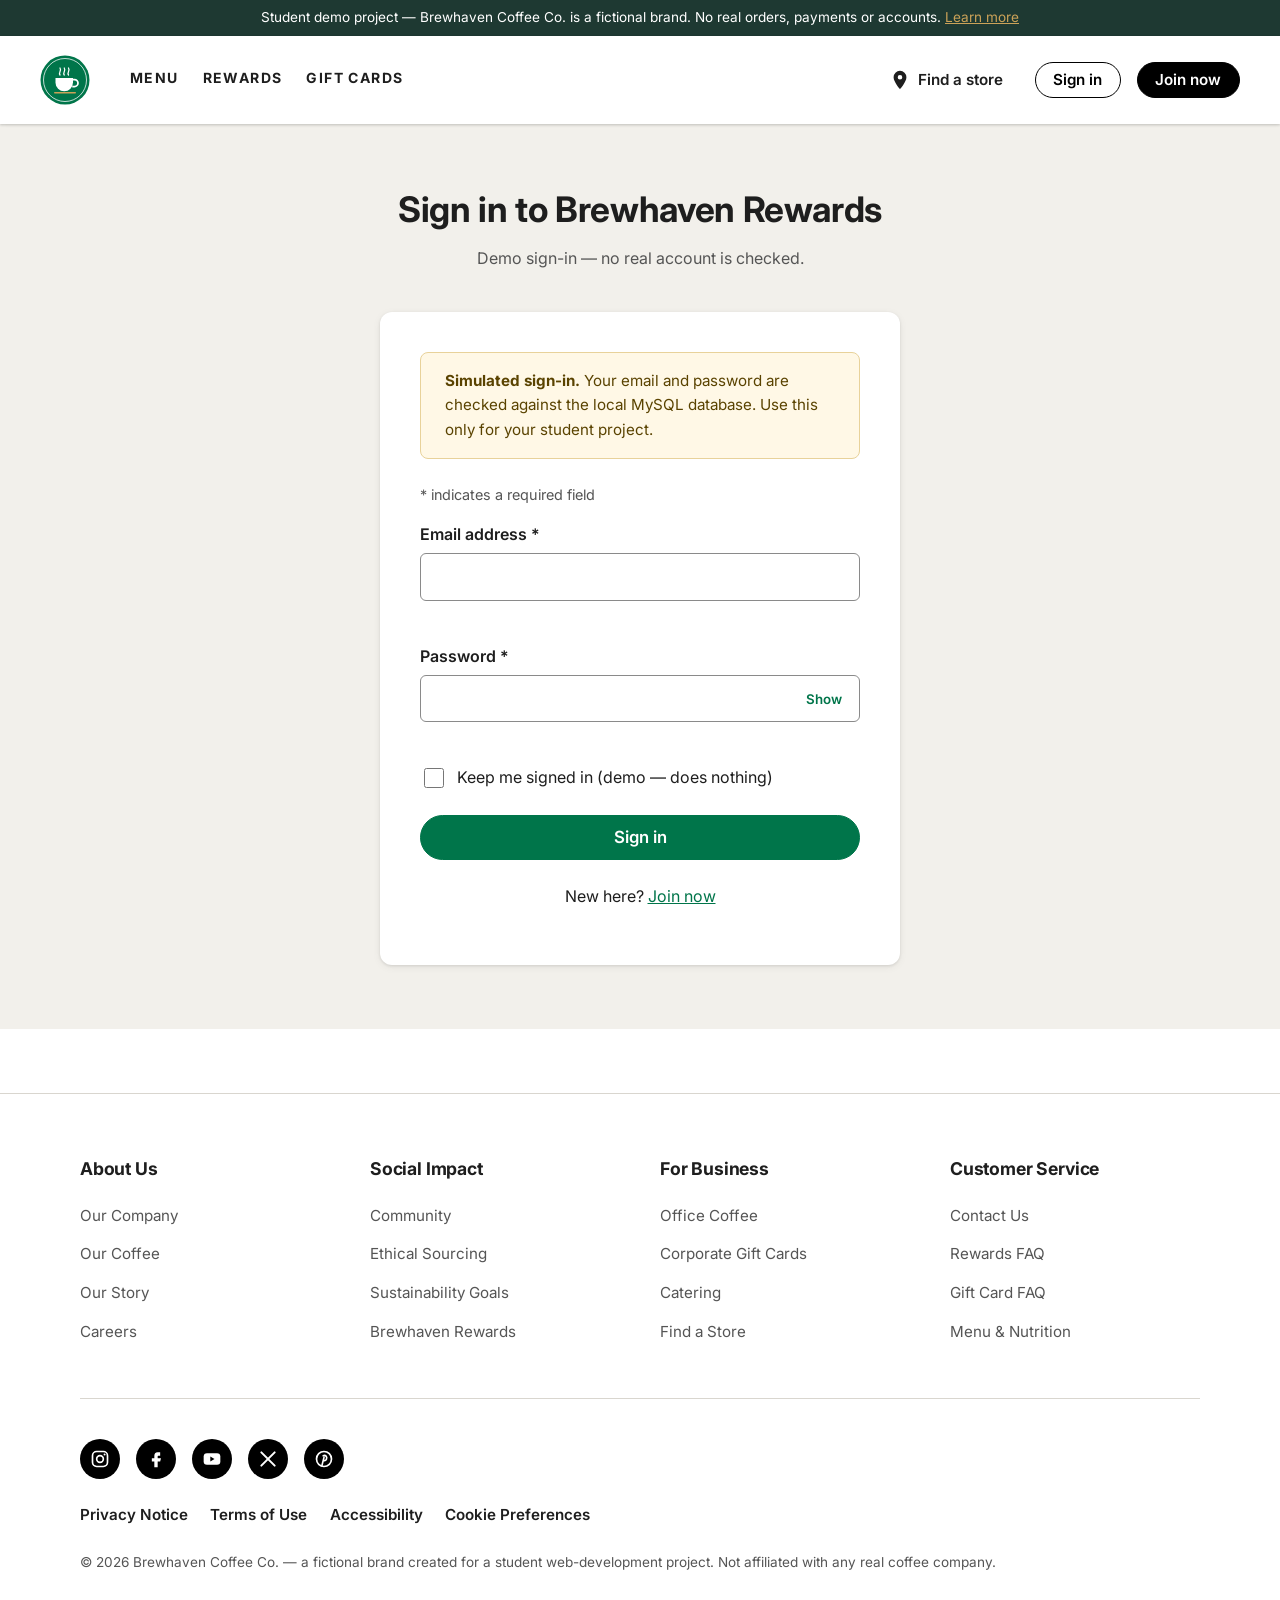
<file: brewhaven-coffee-website/sign-in.html>
<!DOCTYPE html>
<html lang="en">
<head>
  <meta charset="UTF-8">
  <meta name="viewport" content="width=device-width, initial-scale=1.0">
  <title>Sign In | Brewhaven Coffee Co.</title>
  <meta name="description" content="Demo sign-in page for the fictional Brewhaven Rewards program. Validation only; no data is sent or stored.">
  <link rel="icon" href="assets/images/logo.svg" type="image/svg+xml">

  <!-- Google Font: Inter (free, open-source). If it can't load, Arial/Helvetica are used. -->
  <link rel="preconnect" href="https://fonts.googleapis.com">
  <link rel="preconnect" href="https://fonts.gstatic.com" crossorigin>
  <link href="https://fonts.googleapis.com/css2?family=Inter:wght@400;600;700;800&display=swap" rel="stylesheet">

  <!-- Our styles: global first, then responsive overrides -->
  <link rel="stylesheet" href="css/style.css">
  <link rel="stylesheet" href="css/responsive.css">
</head>
<body>
  <!-- Lets keyboard users jump straight past the navigation -->
  <a class="skip-link" href="#main-content">Skip to main content</a>

  <!-- Demo notice: reminds visitors this is a student project -->
  <div class="demo-bar">
    Student demo project &mdash; Brewhaven Coffee Co. is a fictional brand. No real orders, payments or accounts.
    <a href="terms.html">Learn more</a>
  </div>

  <!-- ===================== HEADER (same on every page) ===================== -->
  <header class="site-header">
    <div class="header-inner">
      <a class="logo" href="index.html" aria-label="Brewhaven Coffee Co. home">
        <img src="assets/images/logo.svg" alt="" width="50" height="50">
      </a>

      <!-- Hamburger button (visible only on small screens) -->
      <button class="menu-toggle" type="button" aria-controls="main-nav" aria-expanded="false" aria-label="Open menu">
        <span class="icon-open"><svg viewBox="0 0 24 24" aria-hidden="true" focusable="false"><path fill="none" stroke="currentColor" stroke-width="2" stroke-linecap="round" d="M4 7h16M4 12h16M4 17h16"/></svg></span>
        <span class="icon-close" hidden><svg viewBox="0 0 24 24" aria-hidden="true" focusable="false"><path fill="none" stroke="currentColor" stroke-width="2" stroke-linecap="round" d="M6 6l12 12M18 6L6 18"/></svg></span>
      </button>

      <nav class="main-nav" id="main-nav" aria-label="Main">
        <ul class="nav-links">
            <li><a href="menu.html">Menu</a></li>
            <li><a href="rewards.html">Rewards</a></li>
            <li><a href="gift-cards.html">Gift Cards</a></li>
        </ul>

        <div class="header-actions">
          <a class="store-link" href="store-locator.html"><svg viewBox="0 0 24 24" aria-hidden="true" focusable="false"><path fill="currentColor" d="M12 2a7 7 0 0 0-7 7c0 5.2 7 13 7 13s7-7.8 7-13a7 7 0 0 0-7-7zm0 9.5A2.5 2.5 0 1 1 12 6.5a2.5 2.5 0 0 1 0 5z"/></svg> Find a store</a>
          <div class="btn-group">
            <a class="btn btn-dark-outline" href="sign-in.html">Sign in</a>
            <a class="btn btn-dark" href="join-now.html">Join now</a>
          </div>
        </div>
      </nav>
    </div>
  </header>

  <main id="main-content">

    <section class="auth-section" aria-labelledby="signin-title">
      <h1 id="signin-title">Sign in to Brewhaven Rewards</h1>
      <p class="auth-intro">Demo sign-in &mdash; no real account is checked.</p>

      <div class="form-card">
        <div class="notice notice-info" role="note">
          <strong>Simulated sign-in.</strong> Your email and password are checked against the local MySQL database. Use this only for your student project.
        </div>

        <div id="form-message" class="notice" role="status" aria-live="polite" hidden></div>

        <p class="required-note">* indicates a required field</p>
        <form id="sign-in-form" action="login.php" method="post" novalidate>
          <div class="form-group">
            <label for="signin-email">Email address *</label>
            <input class="form-control" type="email" id="signin-email" name="email" autocomplete="off" aria-describedby="signin-email-error">
            <span class="field-error" id="signin-email-error"></span>
          </div>

          <div class="form-group">
            <label for="signin-password">Password *</label>
            <div class="password-wrapper">
              <input class="form-control" type="password" id="signin-password" name="password" autocomplete="off" aria-describedby="signin-password-error">
              <button class="password-toggle" type="button" data-target="signin-password" aria-pressed="false">Show</button>
            </div>
            <span class="field-error" id="signin-password-error"></span>
          </div>

          <div class="form-group checkbox-row">
            <input type="checkbox" id="keep-signed-in" name="keepSignedIn">
            <label for="keep-signed-in">Keep me signed in (demo &mdash; does nothing)</label>
          </div>

          <button class="btn btn-primary btn-lg" type="submit" style="width:100%">Sign in</button>
        </form>

        <p class="form-footer">New here? <a href="join-now.html">Join now</a></p>
      </div>
    </section>
  </main>

  <!-- ===================== FOOTER (same on every page) ===================== -->
  <footer class="site-footer">
    <div class="container">
      <div class="footer-columns">
        <div class="footer-column">
          <h2>About Us</h2>
          <ul>
            <li><a href="about.html">Our Company</a></li>
            <li><a href="coffee.html">Our Coffee</a></li>
            <li><a href="about.html#story">Our Story</a></li>
            <li><a href="about.html#careers">Careers</a></li>
          </ul>
        </div>
        <div class="footer-column">
          <h2>Social Impact</h2>
          <ul>
            <li><a href="about.html#community">Community</a></li>
            <li><a href="about.html#sourcing">Ethical Sourcing</a></li>
            <li><a href="about.html#community">Sustainability Goals</a></li>
            <li><a href="rewards.html">Brewhaven Rewards</a></li>
          </ul>
        </div>
        <div class="footer-column">
          <h2>For Business</h2>
          <ul>
            <li><a href="about.html#business">Office Coffee</a></li>
            <li><a href="gift-cards.html">Corporate Gift Cards</a></li>
            <li><a href="about.html#business">Catering</a></li>
            <li><a href="store-locator.html">Find a Store</a></li>
          </ul>
        </div>
        <div class="footer-column">
          <h2>Customer Service</h2>
          <ul>
            <li><a href="about.html#contact">Contact Us</a></li>
            <li><a href="rewards.html#faq">Rewards FAQ</a></li>
            <li><a href="gift-cards.html#faq">Gift Card FAQ</a></li>
            <li><a href="menu.html">Menu & Nutrition</a></li>
          </ul>
        </div>
      </div>

      <!-- Social icons link to the networks' home pages (external sites) -->
      <ul class="social-links" aria-label="Social media">
        <li><a href="https://www.instagram.com/" target="_blank" rel="noopener noreferrer" aria-label="Instagram (external site, opens in a new tab)"><img src="assets/images/icons/instagram.svg" alt="" width="20" height="20"></a></li>
        <li><a href="https://www.facebook.com/" target="_blank" rel="noopener noreferrer" aria-label="Facebook (external site, opens in a new tab)"><img src="assets/images/icons/facebook.svg" alt="" width="20" height="20"></a></li>
        <li><a href="https://www.youtube.com/" target="_blank" rel="noopener noreferrer" aria-label="YouTube (external site, opens in a new tab)"><img src="assets/images/icons/youtube.svg" alt="" width="20" height="20"></a></li>
        <li><a href="https://x.com/" target="_blank" rel="noopener noreferrer" aria-label="X (external site, opens in a new tab)"><img src="assets/images/icons/x-social.svg" alt="" width="20" height="20"></a></li>
        <li><a href="https://www.pinterest.com/" target="_blank" rel="noopener noreferrer" aria-label="Pinterest (external site, opens in a new tab)"><img src="assets/images/icons/pinterest.svg" alt="" width="20" height="20"></a></li>
      </ul>

      <ul class="legal-links">
        <li><a href="privacy.html">Privacy Notice</a></li>
        <li><a href="terms.html">Terms of Use</a></li>
        <li><a href="privacy.html#accessibility">Accessibility</a></li>
        <li><button type="button" id="cookie-preferences">Cookie Preferences</button></li>
      </ul>

      <p class="copyright">&copy; <span id="current-year">2026</span> Brewhaven Coffee Co. &mdash; a fictional brand created for a student web-development project. Not affiliated with any real coffee company.</p>
    </div>
  </footer>

  <!-- Small popup message used by main.js -->
  <div class="toast" id="toast" role="status" aria-live="polite"></div>

  <!-- Scripts: main.js runs on every page; page-specific files come after -->
  <script src="js/main.js" defer></script>
  <script src="js/auth.js" defer></script>
</body>
</html>
</file>
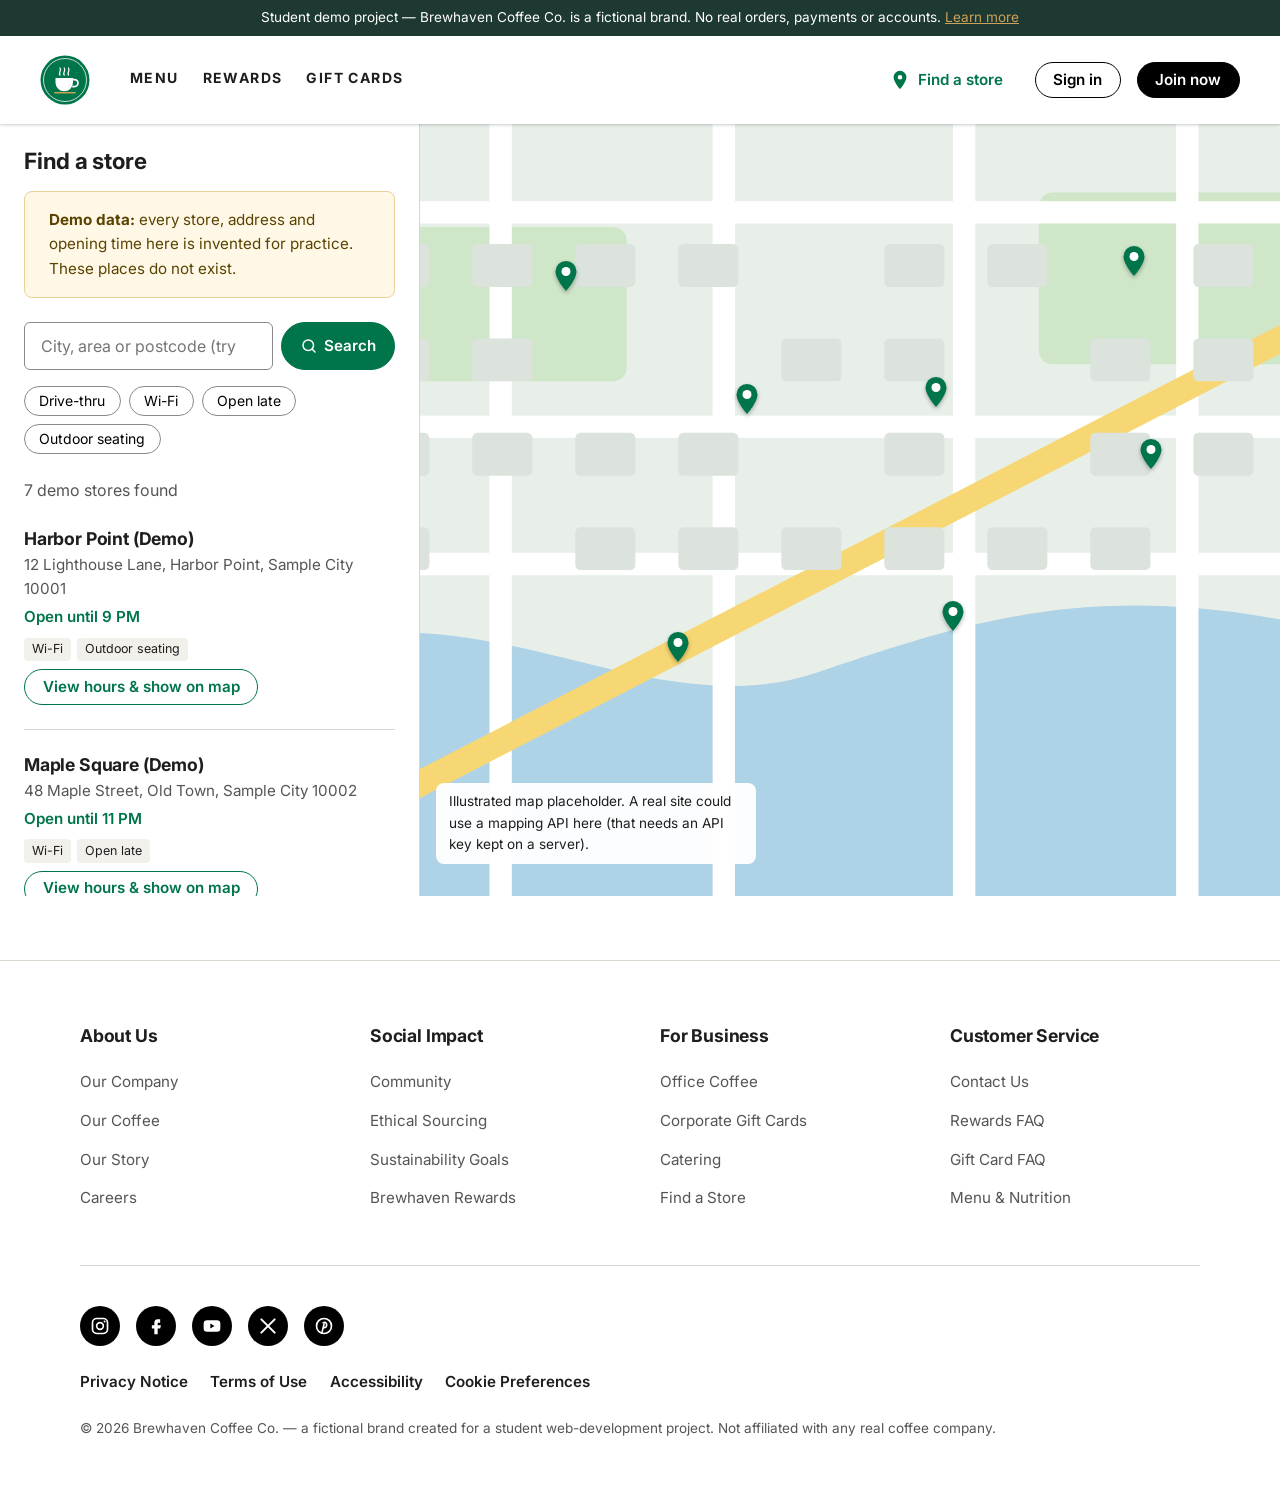
<file: brewhaven-coffee-website/store-locator.html>
<!DOCTYPE html>
<html lang="en">
<head>
  <meta charset="UTF-8">
  <meta name="viewport" content="width=device-width, initial-scale=1.0">
  <title>Find a Store | Brewhaven Coffee Co. (Demo)</title>
  <meta name="description" content="Search sample Brewhaven coffeehouse locations by city or postcode and filter by drive-thru, Wi-Fi and more. Demo data only.">
  <link rel="icon" href="assets/images/logo.svg" type="image/svg+xml">

  <!-- Google Font: Inter (free, open-source). If it can't load, Arial/Helvetica are used. -->
  <link rel="preconnect" href="https://fonts.googleapis.com">
  <link rel="preconnect" href="https://fonts.gstatic.com" crossorigin>
  <link href="https://fonts.googleapis.com/css2?family=Inter:wght@400;600;700;800&display=swap" rel="stylesheet">

  <!-- Our styles: global first, then responsive overrides -->
  <link rel="stylesheet" href="css/style.css">
  <link rel="stylesheet" href="css/responsive.css">
</head>
<body>
  <!-- Lets keyboard users jump straight past the navigation -->
  <a class="skip-link" href="#main-content">Skip to main content</a>

  <!-- Demo notice: reminds visitors this is a student project -->
  <div class="demo-bar">
    Student demo project &mdash; Brewhaven Coffee Co. is a fictional brand. No real orders, payments or accounts.
    <a href="terms.html">Learn more</a>
  </div>

  <!-- ===================== HEADER (same on every page) ===================== -->
  <header class="site-header">
    <div class="header-inner">
      <a class="logo" href="index.html" aria-label="Brewhaven Coffee Co. home">
        <img src="assets/images/logo.svg" alt="" width="50" height="50">
      </a>

      <!-- Hamburger button (visible only on small screens) -->
      <button class="menu-toggle" type="button" aria-controls="main-nav" aria-expanded="false" aria-label="Open menu">
        <span class="icon-open"><svg viewBox="0 0 24 24" aria-hidden="true" focusable="false"><path fill="none" stroke="currentColor" stroke-width="2" stroke-linecap="round" d="M4 7h16M4 12h16M4 17h16"/></svg></span>
        <span class="icon-close" hidden><svg viewBox="0 0 24 24" aria-hidden="true" focusable="false"><path fill="none" stroke="currentColor" stroke-width="2" stroke-linecap="round" d="M6 6l12 12M18 6L6 18"/></svg></span>
      </button>

      <nav class="main-nav" id="main-nav" aria-label="Main">
        <ul class="nav-links">
            <li><a href="menu.html">Menu</a></li>
            <li><a href="rewards.html">Rewards</a></li>
            <li><a href="gift-cards.html">Gift Cards</a></li>
        </ul>

        <div class="header-actions">
          <a class="store-link active" aria-current="page" href="store-locator.html"><svg viewBox="0 0 24 24" aria-hidden="true" focusable="false"><path fill="currentColor" d="M12 2a7 7 0 0 0-7 7c0 5.2 7 13 7 13s7-7.8 7-13a7 7 0 0 0-7-7zm0 9.5A2.5 2.5 0 1 1 12 6.5a2.5 2.5 0 0 1 0 5z"/></svg> Find a store</a>
          <div class="btn-group">
            <a class="btn btn-dark-outline" href="sign-in.html">Sign in</a>
            <a class="btn btn-dark" href="join-now.html">Join now</a>
          </div>
        </div>
      </nav>
    </div>
  </header>

  <main id="main-content">

    <h1 class="visually-hidden">Find a store</h1>
    <div class="locator-layout">
      <section class="locator-panel" aria-labelledby="locator-title">
        <h2 id="locator-title" style="font-size:1.4rem">Find a store</h2>
        <div class="notice notice-info">
          <strong>Demo data:</strong> every store, address and opening time here is invented for practice. These places do not exist.
        </div>

        <form class="locator-search" id="store-search-form" role="search" novalidate>
          <label for="store-search-input" class="visually-hidden">Search by city, area or postcode</label>
          <input class="form-control" type="search" id="store-search-input" placeholder="City, area or postcode (try &quot;Harbor&quot;)" autocomplete="off">
          <button class="btn btn-primary" type="submit"><svg width="18" height="18" viewBox="0 0 24 24" aria-hidden="true" focusable="false"><circle cx="11" cy="11" r="7" fill="none" stroke="currentColor" stroke-width="2"/><path d="M20 20l-4-4" stroke="currentColor" stroke-width="2" stroke-linecap="round"/></svg> Search</button>
        </form>

        <div class="filter-chips" aria-label="Filter stores">
          <button class="chip" type="button" data-feature="Drive-thru" aria-pressed="false">Drive-thru</button>
          <button class="chip" type="button" data-feature="Wi-Fi" aria-pressed="false">Wi-Fi</button>
          <button class="chip" type="button" data-feature="Open late" aria-pressed="false">Open late</button>
          <button class="chip" type="button" data-feature="Outdoor seating" aria-pressed="false">Outdoor seating</button>
        </div>

        <p class="result-count" id="store-count" aria-live="polite"></p>
        <ul class="store-results" id="store-results"></ul>
      </section>

      <!-- MAP PLACEHOLDER: an illustration, not a real map. Pins are added by store-locator.js -->
      <div class="map-area" id="map-area">
        <img src="assets/images/map-placeholder.svg" alt="Illustrated sample city map showing demo store pins">
        <p class="map-label">Illustrated map placeholder. A real site could use a mapping API here (that needs an API key kept on a server).</p>
      </div>
    </div>
  </main>

  <!-- ===================== FOOTER (same on every page) ===================== -->
  <footer class="site-footer">
    <div class="container">
      <div class="footer-columns">
        <div class="footer-column">
          <h2>About Us</h2>
          <ul>
            <li><a href="about.html">Our Company</a></li>
            <li><a href="coffee.html">Our Coffee</a></li>
            <li><a href="about.html#story">Our Story</a></li>
            <li><a href="about.html#careers">Careers</a></li>
          </ul>
        </div>
        <div class="footer-column">
          <h2>Social Impact</h2>
          <ul>
            <li><a href="about.html#community">Community</a></li>
            <li><a href="about.html#sourcing">Ethical Sourcing</a></li>
            <li><a href="about.html#community">Sustainability Goals</a></li>
            <li><a href="rewards.html">Brewhaven Rewards</a></li>
          </ul>
        </div>
        <div class="footer-column">
          <h2>For Business</h2>
          <ul>
            <li><a href="about.html#business">Office Coffee</a></li>
            <li><a href="gift-cards.html">Corporate Gift Cards</a></li>
            <li><a href="about.html#business">Catering</a></li>
            <li><a href="store-locator.html">Find a Store</a></li>
          </ul>
        </div>
        <div class="footer-column">
          <h2>Customer Service</h2>
          <ul>
            <li><a href="about.html#contact">Contact Us</a></li>
            <li><a href="rewards.html#faq">Rewards FAQ</a></li>
            <li><a href="gift-cards.html#faq">Gift Card FAQ</a></li>
            <li><a href="menu.html">Menu & Nutrition</a></li>
          </ul>
        </div>
      </div>

      <!-- Social icons link to the networks' home pages (external sites) -->
      <ul class="social-links" aria-label="Social media">
        <li><a href="https://www.instagram.com/" target="_blank" rel="noopener noreferrer" aria-label="Instagram (external site, opens in a new tab)"><img src="assets/images/icons/instagram.svg" alt="" width="20" height="20"></a></li>
        <li><a href="https://www.facebook.com/" target="_blank" rel="noopener noreferrer" aria-label="Facebook (external site, opens in a new tab)"><img src="assets/images/icons/facebook.svg" alt="" width="20" height="20"></a></li>
        <li><a href="https://www.youtube.com/" target="_blank" rel="noopener noreferrer" aria-label="YouTube (external site, opens in a new tab)"><img src="assets/images/icons/youtube.svg" alt="" width="20" height="20"></a></li>
        <li><a href="https://x.com/" target="_blank" rel="noopener noreferrer" aria-label="X (external site, opens in a new tab)"><img src="assets/images/icons/x-social.svg" alt="" width="20" height="20"></a></li>
        <li><a href="https://www.pinterest.com/" target="_blank" rel="noopener noreferrer" aria-label="Pinterest (external site, opens in a new tab)"><img src="assets/images/icons/pinterest.svg" alt="" width="20" height="20"></a></li>
      </ul>

      <ul class="legal-links">
        <li><a href="privacy.html">Privacy Notice</a></li>
        <li><a href="terms.html">Terms of Use</a></li>
        <li><a href="privacy.html#accessibility">Accessibility</a></li>
        <li><button type="button" id="cookie-preferences">Cookie Preferences</button></li>
      </ul>

      <p class="copyright">&copy; <span id="current-year">2026</span> Brewhaven Coffee Co. &mdash; a fictional brand created for a student web-development project. Not affiliated with any real coffee company.</p>
    </div>
  </footer>

  <!-- Small popup message used by main.js -->
  <div class="toast" id="toast" role="status" aria-live="polite"></div>

  <!-- Scripts: main.js runs on every page; page-specific files come after -->
  <script src="js/main.js" defer></script>
  <script src="js/store-locator.js" defer></script>
</body>
</html>
</file>
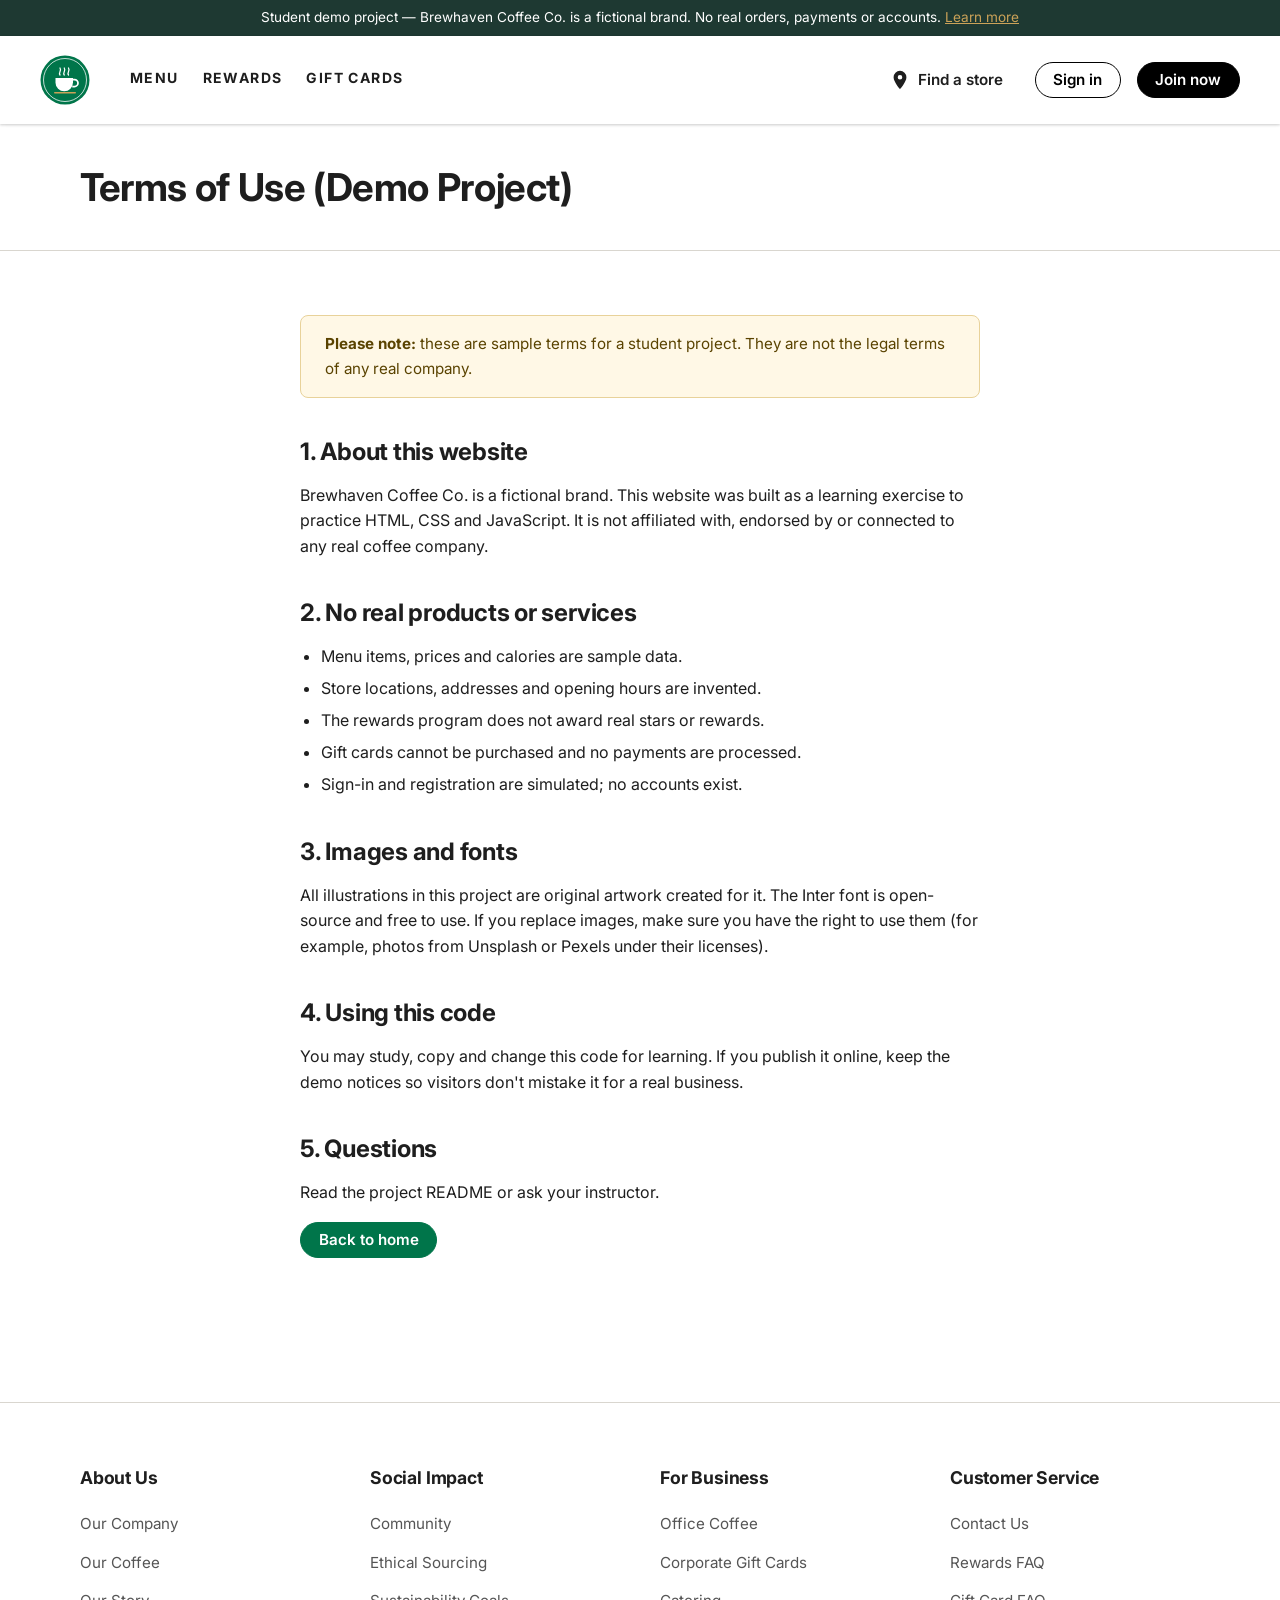
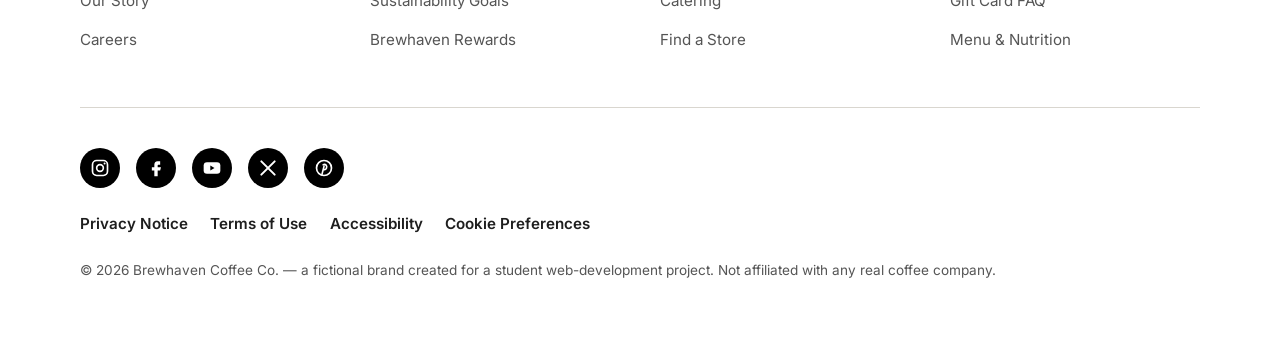
<file: brewhaven-coffee-website/terms.html>
<!DOCTYPE html>
<html lang="en">
<head>
  <meta charset="UTF-8">
  <meta name="viewport" content="width=device-width, initial-scale=1.0">
  <title>Terms of Use | Brewhaven Coffee Co. (Demo)</title>
  <meta name="description" content="Demo terms of use for the Brewhaven student project: a fictional brand with sample data and no real products or payments.">
  <link rel="icon" href="assets/images/logo.svg" type="image/svg+xml">

  <!-- Google Font: Inter (free, open-source). If it can't load, Arial/Helvetica are used. -->
  <link rel="preconnect" href="https://fonts.googleapis.com">
  <link rel="preconnect" href="https://fonts.gstatic.com" crossorigin>
  <link href="https://fonts.googleapis.com/css2?family=Inter:wght@400;600;700;800&display=swap" rel="stylesheet">

  <!-- Our styles: global first, then responsive overrides -->
  <link rel="stylesheet" href="css/style.css">
  <link rel="stylesheet" href="css/responsive.css">
</head>
<body>
  <!-- Lets keyboard users jump straight past the navigation -->
  <a class="skip-link" href="#main-content">Skip to main content</a>

  <!-- Demo notice: reminds visitors this is a student project -->
  <div class="demo-bar">
    Student demo project &mdash; Brewhaven Coffee Co. is a fictional brand. No real orders, payments or accounts.
    <a href="terms.html">Learn more</a>
  </div>

  <!-- ===================== HEADER (same on every page) ===================== -->
  <header class="site-header">
    <div class="header-inner">
      <a class="logo" href="index.html" aria-label="Brewhaven Coffee Co. home">
        <img src="assets/images/logo.svg" alt="" width="50" height="50">
      </a>

      <!-- Hamburger button (visible only on small screens) -->
      <button class="menu-toggle" type="button" aria-controls="main-nav" aria-expanded="false" aria-label="Open menu">
        <span class="icon-open"><svg viewBox="0 0 24 24" aria-hidden="true" focusable="false"><path fill="none" stroke="currentColor" stroke-width="2" stroke-linecap="round" d="M4 7h16M4 12h16M4 17h16"/></svg></span>
        <span class="icon-close" hidden><svg viewBox="0 0 24 24" aria-hidden="true" focusable="false"><path fill="none" stroke="currentColor" stroke-width="2" stroke-linecap="round" d="M6 6l12 12M18 6L6 18"/></svg></span>
      </button>

      <nav class="main-nav" id="main-nav" aria-label="Main">
        <ul class="nav-links">
            <li><a href="menu.html">Menu</a></li>
            <li><a href="rewards.html">Rewards</a></li>
            <li><a href="gift-cards.html">Gift Cards</a></li>
        </ul>

        <div class="header-actions">
          <a class="store-link" href="store-locator.html"><svg viewBox="0 0 24 24" aria-hidden="true" focusable="false"><path fill="currentColor" d="M12 2a7 7 0 0 0-7 7c0 5.2 7 13 7 13s7-7.8 7-13a7 7 0 0 0-7-7zm0 9.5A2.5 2.5 0 1 1 12 6.5a2.5 2.5 0 0 1 0 5z"/></svg> Find a store</a>
          <div class="btn-group">
            <a class="btn btn-dark-outline" href="sign-in.html">Sign in</a>
            <a class="btn btn-dark" href="join-now.html">Join now</a>
          </div>
        </div>
      </nav>
    </div>
  </header>

  <main id="main-content">

    <div class="page-heading">
      <div class="container"><h1>Terms of Use (Demo Project)</h1></div>
    </div>
    <section class="section">
      <div class="container prose">
        <div class="notice notice-info"><strong>Please note:</strong> these are sample terms for a student project. They are not the legal terms of any real company.</div>

        <h2>1. About this website</h2>
        <p>Brewhaven Coffee Co. is a fictional brand. This website was built as a learning exercise to practice HTML, CSS and JavaScript. It is not affiliated with, endorsed by or connected to any real coffee company.</p>

        <h2>2. No real products or services</h2>
        <ul>
          <li>Menu items, prices and calories are sample data.</li>
          <li>Store locations, addresses and opening hours are invented.</li>
          <li>The rewards program does not award real stars or rewards.</li>
          <li>Gift cards cannot be purchased and no payments are processed.</li>
          <li>Sign-in and registration are simulated; no accounts exist.</li>
        </ul>

        <h2>3. Images and fonts</h2>
        <p>All illustrations in this project are original artwork created for it. The Inter font is open-source and free to use. If you replace images, make sure you have the right to use them (for example, photos from Unsplash or Pexels under their licenses).</p>

        <h2>4. Using this code</h2>
        <p>You may study, copy and change this code for learning. If you publish it online, keep the demo notices so visitors don't mistake it for a real business.</p>

        <h2>5. Questions</h2>
        <p>Read the project README or ask your instructor.</p>

        <p><a class="btn btn-primary" href="index.html">Back to home</a></p>
      </div>
    </section>
  </main>

  <!-- ===================== FOOTER (same on every page) ===================== -->
  <footer class="site-footer">
    <div class="container">
      <div class="footer-columns">
        <div class="footer-column">
          <h2>About Us</h2>
          <ul>
            <li><a href="about.html">Our Company</a></li>
            <li><a href="coffee.html">Our Coffee</a></li>
            <li><a href="about.html#story">Our Story</a></li>
            <li><a href="about.html#careers">Careers</a></li>
          </ul>
        </div>
        <div class="footer-column">
          <h2>Social Impact</h2>
          <ul>
            <li><a href="about.html#community">Community</a></li>
            <li><a href="about.html#sourcing">Ethical Sourcing</a></li>
            <li><a href="about.html#community">Sustainability Goals</a></li>
            <li><a href="rewards.html">Brewhaven Rewards</a></li>
          </ul>
        </div>
        <div class="footer-column">
          <h2>For Business</h2>
          <ul>
            <li><a href="about.html#business">Office Coffee</a></li>
            <li><a href="gift-cards.html">Corporate Gift Cards</a></li>
            <li><a href="about.html#business">Catering</a></li>
            <li><a href="store-locator.html">Find a Store</a></li>
          </ul>
        </div>
        <div class="footer-column">
          <h2>Customer Service</h2>
          <ul>
            <li><a href="about.html#contact">Contact Us</a></li>
            <li><a href="rewards.html#faq">Rewards FAQ</a></li>
            <li><a href="gift-cards.html#faq">Gift Card FAQ</a></li>
            <li><a href="menu.html">Menu & Nutrition</a></li>
          </ul>
        </div>
      </div>

      <!-- Social icons link to the networks' home pages (external sites) -->
      <ul class="social-links" aria-label="Social media">
        <li><a href="https://www.instagram.com/" target="_blank" rel="noopener noreferrer" aria-label="Instagram (external site, opens in a new tab)"><img src="assets/images/icons/instagram.svg" alt="" width="20" height="20"></a></li>
        <li><a href="https://www.facebook.com/" target="_blank" rel="noopener noreferrer" aria-label="Facebook (external site, opens in a new tab)"><img src="assets/images/icons/facebook.svg" alt="" width="20" height="20"></a></li>
        <li><a href="https://www.youtube.com/" target="_blank" rel="noopener noreferrer" aria-label="YouTube (external site, opens in a new tab)"><img src="assets/images/icons/youtube.svg" alt="" width="20" height="20"></a></li>
        <li><a href="https://x.com/" target="_blank" rel="noopener noreferrer" aria-label="X (external site, opens in a new tab)"><img src="assets/images/icons/x-social.svg" alt="" width="20" height="20"></a></li>
        <li><a href="https://www.pinterest.com/" target="_blank" rel="noopener noreferrer" aria-label="Pinterest (external site, opens in a new tab)"><img src="assets/images/icons/pinterest.svg" alt="" width="20" height="20"></a></li>
      </ul>

      <ul class="legal-links">
        <li><a href="privacy.html">Privacy Notice</a></li>
        <li><a href="terms.html">Terms of Use</a></li>
        <li><a href="privacy.html#accessibility">Accessibility</a></li>
        <li><button type="button" id="cookie-preferences">Cookie Preferences</button></li>
      </ul>

      <p class="copyright">&copy; <span id="current-year">2026</span> Brewhaven Coffee Co. &mdash; a fictional brand created for a student web-development project. Not affiliated with any real coffee company.</p>
    </div>
  </footer>

  <!-- Small popup message used by main.js -->
  <div class="toast" id="toast" role="status" aria-live="polite"></div>

  <!-- Scripts: main.js runs on every page; page-specific files come after -->
  <script src="js/main.js" defer></script>
</body>
</html>
</file>
<file: brewhaven-coffee-website/css/style.css>
/* =========================================================
   Brewhaven Coffee Co. — Global Styles (style.css)
   ---------------------------------------------------------
   This file holds the styles shared by EVERY page:
   colors, fonts, spacing, header, footer, buttons, cards,
   forms and section layouts.
   Tablet/mobile changes live in responsive.css.
   ========================================================= */

/* ---------- 1. Design tokens (CSS variables) ----------
   Change a value here and it updates across the whole site. */
:root {
  /* Brand colors */
  --color-primary: #00754A;      /* main green (buttons, links) */
  --color-primary-dark: #006241; /* darker green (hover states) */
  --color-house: #1E3932;        /* deep green for dark sections */
  --color-accent: #CBA258;       /* warm gold accent */
  --color-black: #000000;
  --color-white: #FFFFFF;
  --color-cream: #F2F0EB;        /* light warm gray background */
  --color-text: #1E1E1E;         /* main text */
  --color-text-muted: #555555;   /* secondary text */
  --color-border: #D9D6CF;
  --color-error: #C82014;
  --color-success: #00754A;

  /* Typography */
  --font-main: "Inter", "Helvetica Neue", Arial, sans-serif;

  /* Spacing scale */
  --space-xs: 0.5rem;
  --space-sm: 1rem;
  --space-md: 1.5rem;
  --space-lg: 2.5rem;
  --space-xl: 4rem;

  /* Layout */
  --content-width: 1200px;
  --header-height: 88px;
  --radius-pill: 50px;
  --radius-card: 12px;
  --shadow-card: 0 1px 3px rgba(0,0,0,.1), 0 2px 8px rgba(0,0,0,.06);
  --shadow-header: 0 1px 3px rgba(0,0,0,.1), 0 2px 2px rgba(0,0,0,.06), 0 0 2px rgba(0,0,0,.07);
  --transition: 0.2s ease;
}

/* ---------- 2. Basic reset ---------- */
*,
*::before,
*::after {
  box-sizing: border-box;
}

html {
  scroll-behavior: smooth;
}

body {
  margin: 0;
  font-family: var(--font-main);
  font-size: 1rem;
  line-height: 1.6;
  color: var(--color-text);
  background: var(--color-white);
  -webkit-font-smoothing: antialiased;
}

img,
svg {
  max-width: 100%;
  display: block;
}

a {
  color: var(--color-primary);
}

h1, h2, h3, h4 {
  line-height: 1.2;
  margin: 0 0 var(--space-sm);
  font-weight: 700;
  letter-spacing: -0.01em;
}

h1 { font-size: clamp(2rem, 4vw, 3.25rem); }
h2 { font-size: clamp(1.6rem, 3vw, 2.4rem); }
h3 { font-size: 1.3rem; }

p {
  margin: 0 0 var(--space-sm);
}

/* Make sure anything with the "hidden" attribute really stays hidden,
   even if a class gives it display: grid or flex */
[hidden] {
  display: none !important;
}

/* Visible keyboard focus for accessibility */
:focus-visible {
  outline: 3px solid var(--color-accent);
  outline-offset: 3px;
}

/* Hide content visually but keep it for screen readers */
.visually-hidden {
  position: absolute !important;
  width: 1px;
  height: 1px;
  overflow: hidden;
  clip: rect(0 0 0 0);
  white-space: nowrap;
}

/* "Skip to content" link — appears when a keyboard user presses Tab */
.skip-link {
  position: absolute;
  left: 1rem;
  top: -100px;
  background: var(--color-house);
  color: var(--color-white);
  padding: 0.6rem 1rem;
  border-radius: 6px;
  z-index: 200;
  text-decoration: none;
}

.skip-link:focus {
  top: 1rem;
}

/* Centered wrapper that keeps content at a comfortable width */
.container {
  width: 100%;
  max-width: var(--content-width);
  margin: 0 auto;
  padding: 0 var(--space-lg);
}

/* ---------- 3. Demo notice bar ---------- */
.demo-bar {
  background: var(--color-house);
  color: var(--color-white);
  font-size: 0.85rem;
  text-align: center;
  padding: 0.45rem 1rem;
}

.demo-bar a {
  color: var(--color-accent);
}

/* ---------- 4. Header ---------- */
.site-header {
  position: sticky;
  top: 0;
  z-index: 100;
  background: var(--color-white);
  box-shadow: var(--shadow-header);
}

.header-inner {
  display: flex;
  align-items: center;
  gap: var(--space-lg);
  height: var(--header-height);
  max-width: 1440px;
  margin: 0 auto;
  padding: 0 var(--space-lg);
}

.logo {
  display: flex;
  align-items: center;
  flex-shrink: 0;
}

.logo img {
  width: 50px;
  height: 50px;
}

/* Main navigation (Menu, Rewards, Gift Cards) */
.main-nav {
  display: flex;
  align-items: center;
  justify-content: space-between;
  flex: 1;
}

.nav-links {
  display: flex;
  gap: var(--space-md);
  list-style: none;
  margin: 0;
  padding: 0;
}

.nav-links a {
  display: block;
  padding: 0.5rem 0;
  font-weight: 700;
  font-size: 0.875rem;
  letter-spacing: 0.1em;
  text-transform: uppercase;
  color: var(--color-text);
  text-decoration: none;
  border-bottom: 3px solid transparent;
  transition: color var(--transition), border-color var(--transition);
}

.nav-links a:hover {
  color: var(--color-primary);
}

/* The active page gets a green underline */
.nav-links a.active {
  color: var(--color-primary);
  border-bottom-color: var(--color-primary);
}

/* Right side: Find a store + Sign in + Join now */
.header-actions {
  display: flex;
  align-items: center;
  gap: var(--space-sm);
}

.store-link {
  display: flex;
  align-items: center;
  gap: 0.4rem;
  font-weight: 600;
  font-size: 0.95rem;
  color: var(--color-text);
  text-decoration: none;
  margin-right: var(--space-sm);
}

.store-link:hover,
.store-link.active {
  color: var(--color-primary);
}

.store-link svg {
  width: 22px;
  height: 22px;
}

/* Hamburger button — hidden on desktop, shown on mobile */
.menu-toggle {
  display: none;
  margin-left: auto;
  background: none;
  border: 0;
  padding: 0.5rem;
  cursor: pointer;
  color: var(--color-text);
}

.menu-toggle svg {
  width: 28px;
  height: 28px;
}

/* ---------- 5. Buttons ----------
   .btn is the base. Add a modifier for the style. */
.btn {
  display: inline-flex;
  align-items: center;
  justify-content: center;
  gap: 0.4rem;
  padding: 0.45rem 1.1rem;
  min-height: 36px;
  border-radius: var(--radius-pill);
  border: 1px solid transparent;
  font-family: inherit;
  font-size: 0.95rem;
  font-weight: 600;
  line-height: 1.2;
  text-decoration: none;
  cursor: pointer;
  transition: background var(--transition), color var(--transition),
    border-color var(--transition), transform 0.1s ease;
}

.btn:active {
  transform: scale(0.96);
}

/* Solid green */
.btn-primary {
  background: var(--color-primary);
  color: var(--color-white);
  border-color: var(--color-primary);
}

.btn-primary:hover {
  background: var(--color-primary-dark);
  border-color: var(--color-primary-dark);
}

/* Green outline */
.btn-outline {
  background: transparent;
  color: var(--color-primary);
  border-color: var(--color-primary);
}

.btn-outline:hover {
  background: rgba(0, 117, 74, 0.08);
}

/* Black outline (used in header) */
.btn-dark-outline {
  background: transparent;
  color: var(--color-black);
  border-color: var(--color-black);
}

.btn-dark-outline:hover {
  background: rgba(0, 0, 0, 0.06);
}

/* Solid black */
.btn-dark {
  background: var(--color-black);
  color: var(--color-white);
  border-color: var(--color-black);
}

.btn-dark:hover {
  background: #333;
}

/* White outline for dark backgrounds */
.btn-light-outline {
  background: transparent;
  color: var(--color-white);
  border-color: var(--color-white);
}

.btn-light-outline:hover {
  background: rgba(255, 255, 255, 0.12);
}

/* Solid white for dark backgrounds */
.btn-light {
  background: var(--color-white);
  color: var(--color-house);
  border-color: var(--color-white);
}

.btn-light:hover {
  background: var(--color-cream);
}

.btn-lg {
  padding: 0.7rem 1.6rem;
  font-size: 1.05rem;
}

.btn-group {
  display: flex;
  flex-wrap: wrap;
  gap: var(--space-sm);
}

/* ---------- 6. Promo banners (homepage style) ----------
   A promo is a two-column block: text on one side, image on the other.
   Add .promo-reverse to put the image on the left. */
.promo {
  display: grid;
  grid-template-columns: 1fr 1fr;
  min-height: 480px;
  margin-bottom: var(--space-lg);
}

.promo-text {
  display: flex;
  flex-direction: column;
  justify-content: center;
  align-items: center;
  text-align: center;
  padding: var(--space-xl) var(--space-lg);
}

.promo-text h2 {
  max-width: 480px;
}

.promo-text p {
  font-size: 1.2rem;
  max-width: 460px;
  margin-bottom: var(--space-md);
}

.promo-image {
  overflow: hidden;
}

.promo-image img {
  width: 100%;
  height: 100%;
  object-fit: cover;
  object-position: center;
}

.promo-reverse .promo-image {
  order: -1;
}

/* Promo color themes */
.theme-house { background: var(--color-house); color: var(--color-white); }
.theme-green { background: var(--color-primary-dark); color: var(--color-white); }
.theme-cream { background: var(--color-cream); color: var(--color-text); }
.theme-gold  { background: #DCC7A1; color: var(--color-house); }
.theme-rust  { background: #8A3B1F; color: var(--color-white); }

/* Small label above headings */
.eyebrow {
  display: inline-block;
  font-size: 0.8rem;
  font-weight: 700;
  letter-spacing: 0.15em;
  text-transform: uppercase;
  margin-bottom: var(--space-xs);
}

/* Demo badge used to mark sample content */
.demo-tag {
  display: inline-block;
  font-size: 0.72rem;
  font-weight: 700;
  letter-spacing: 0.05em;
  text-transform: uppercase;
  background: #FFF4D6;
  color: #6B4E00;
  border: 1px solid #E8D29A;
  border-radius: 4px;
  padding: 0.1rem 0.45rem;
}

/* ---------- 7. Page hero (inner pages) ---------- */
.page-hero {
  display: grid;
  grid-template-columns: 1.1fr 1fr;
  align-items: center;
  min-height: 420px;
}

.page-hero-text {
  padding: var(--space-xl) var(--space-lg) var(--space-xl) max(var(--space-lg), calc((100vw - var(--content-width)) / 2 + var(--space-lg)));
}

.page-hero-text p {
  font-size: 1.15rem;
  max-width: 520px;
  margin-bottom: var(--space-md);
}

.page-hero-image {
  height: 100%;
  min-height: 420px;
}

.page-hero-image img {
  width: 100%;
  height: 100%;
  object-fit: cover;
}

/* Simple text-only heading band */
.page-heading {
  padding: var(--space-lg) 0;
  border-bottom: 1px solid var(--color-border);
}

.page-heading h1 {
  font-size: clamp(1.8rem, 3vw, 2.4rem);
  margin: 0;
}

/* ---------- 8. Sections ---------- */
.section {
  padding: var(--space-xl) 0;
}

.section-cream {
  background: var(--color-cream);
}

.section-dark {
  background: var(--color-house);
  color: var(--color-white);
}

.section-header {
  text-align: center;
  max-width: 680px;
  margin: 0 auto var(--space-lg);
}

.section-header p {
  color: var(--color-text-muted);
  font-size: 1.1rem;
}

.section-dark .section-header p {
  color: rgba(255, 255, 255, 0.8);
}

/* ---------- 9. Cards & grids ---------- */
.grid {
  display: grid;
  gap: var(--space-md);
}

.grid-2 { grid-template-columns: repeat(2, 1fr); }
.grid-3 { grid-template-columns: repeat(3, 1fr); }
.grid-4 { grid-template-columns: repeat(4, 1fr); }

.card {
  background: var(--color-white);
  border-radius: var(--radius-card);
  box-shadow: var(--shadow-card);
  overflow: hidden;
  display: flex;
  flex-direction: column;
  color: var(--color-text);
}

.card-image {
  aspect-ratio: 4 / 3;
  overflow: hidden;
  background: var(--color-cream);
}

.card-image img {
  width: 100%;
  height: 100%;
  object-fit: cover;
  transition: transform 0.4s ease;
}

.card:hover .card-image img {
  transform: scale(1.04);
}

.card-body {
  padding: var(--space-md);
  flex: 1;
  display: flex;
  flex-direction: column;
}

.card-body p {
  color: var(--color-text-muted);
  flex: 1;
}

.card-link {
  font-weight: 600;
  text-decoration: none;
}

.card-link:hover {
  text-decoration: underline;
}

/* Icon feature blocks (e.g. "How it works") */
.feature {
  text-align: center;
  padding: var(--space-md);
}

.feature-icon {
  width: 64px;
  height: 64px;
  margin: 0 auto var(--space-sm);
  border-radius: 50%;
  background: var(--color-cream);
  color: var(--color-primary);
  display: grid;
  place-items: center;
}

.feature-icon svg {
  width: 30px;
  height: 30px;
}

.step-number {
  width: 48px;
  height: 48px;
  margin: 0 auto var(--space-sm);
  border-radius: 50%;
  background: var(--color-primary);
  color: var(--color-white);
  font-weight: 700;
  font-size: 1.3rem;
  display: grid;
  place-items: center;
}

/* ---------- 10. FAQ accordion ---------- */
.faq {
  max-width: 820px;
  margin: 0 auto;
}

.faq-item {
  border-bottom: 1px solid var(--color-border);
}

.faq-question {
  width: 100%;
  display: flex;
  justify-content: space-between;
  align-items: center;
  gap: var(--space-sm);
  background: none;
  border: 0;
  padding: var(--space-md) 0;
  font-family: inherit;
  font-size: 1.1rem;
  font-weight: 600;
  text-align: left;
  color: var(--color-text);
  cursor: pointer;
}

.faq-question svg {
  width: 22px;
  height: 22px;
  flex-shrink: 0;
  transition: transform var(--transition);
}

/* Rotate the arrow when the question is open */
.faq-question[aria-expanded="true"] svg {
  transform: rotate(180deg);
}

.faq-answer {
  padding: 0 0 var(--space-md);
  color: var(--color-text-muted);
}

/* ---------- 11. Forms ---------- */
.form-card {
  max-width: 520px;
  margin: 0 auto;
  background: var(--color-white);
  border-radius: var(--radius-card);
  box-shadow: var(--shadow-card);
  padding: var(--space-lg);
}

.form-group {
  margin-bottom: var(--space-md);
}

.form-group label {
  display: block;
  font-weight: 600;
  margin-bottom: 0.35rem;
}

.form-control {
  width: 100%;
  padding: 0.8rem 1rem;
  font-family: inherit;
  font-size: 1rem;
  border: 1px solid #8a8a8a;
  border-radius: 6px;
  background: var(--color-white);
  color: var(--color-text);
}

.form-control:focus {
  outline: none;
  border-color: var(--color-primary);
  box-shadow: 0 0 0 3px rgba(0, 117, 74, 0.25);
}

/* Red border when a field has an error */
.form-control[aria-invalid="true"] {
  border-color: var(--color-error);
}

.field-error {
  display: block;
  color: var(--color-error);
  font-size: 0.875rem;
  margin-top: 0.3rem;
  min-height: 1em;
}

.field-hint {
  display: block;
  color: var(--color-text-muted);
  font-size: 0.85rem;
  margin-top: 0.3rem;
}

.password-wrapper {
  position: relative;
}

.password-wrapper .form-control {
  padding-right: 5rem;
}

.password-toggle {
  position: absolute;
  right: 0.5rem;
  top: 50%;
  transform: translateY(-50%);
  background: none;
  border: 0;
  color: var(--color-primary);
  font-family: inherit;
  font-weight: 600;
  cursor: pointer;
  padding: 0.4rem 0.6rem;
}

.checkbox-row {
  display: flex;
  align-items: flex-start;
  gap: 0.6rem;
}

.checkbox-row input {
  width: 20px;
  height: 20px;
  margin-top: 0.2rem;
  accent-color: var(--color-primary);
}

.checkbox-row label {
  font-weight: 400;
  margin: 0;
}

/* Notice boxes for demo messages, success and errors */
.notice {
  border-radius: 8px;
  padding: var(--space-sm) var(--space-md);
  margin-bottom: var(--space-md);
  font-size: 0.95rem;
}

.notice-info {
  background: #FFF8E6;
  border: 1px solid #E8D29A;
  color: #5A4300;
}

.notice-success {
  background: #E6F4EE;
  border: 1px solid #9CCFB8;
  color: #0B4D33;
}

.notice-error {
  background: #FDECEA;
  border: 1px solid #F1B0AA;
  color: #8A160D;
}

/* ---------- 12. Footer ---------- */
.site-footer {
  border-top: 1px solid var(--color-border);
  padding: var(--space-xl) 0 var(--space-lg);
  margin-top: var(--space-xl);
  font-size: 0.95rem;
}

.footer-columns {
  display: grid;
  grid-template-columns: repeat(4, 1fr);
  gap: var(--space-lg);
  padding-bottom: var(--space-lg);
  border-bottom: 1px solid var(--color-border);
}

.footer-column h2 {
  font-size: 1.1rem;
  margin-bottom: var(--space-md);
}

.footer-column ul {
  list-style: none;
  margin: 0;
  padding: 0;
}

.footer-column li {
  margin-bottom: 0.9rem;
}

.footer-column a {
  color: var(--color-text-muted);
  text-decoration: none;
}

.footer-column a:hover {
  color: var(--color-text);
  text-decoration: underline;
}

.social-links {
  display: flex;
  gap: var(--space-sm);
  list-style: none;
  padding: var(--space-lg) 0 var(--space-md);
  margin: 0;
}

.social-links a {
  width: 40px;
  height: 40px;
  display: grid;
  place-items: center;
  border-radius: 50%;
  background: var(--color-black);
  color: var(--color-white);
  transition: background var(--transition);
}

.social-links a:hover {
  background: var(--color-primary);
}

.social-links svg {
  width: 20px;
  height: 20px;
}

.legal-links {
  display: flex;
  flex-wrap: wrap;
  gap: 0.4rem 1.4rem;
  list-style: none;
  padding: 0;
  margin: 0 0 var(--space-md);
}

.legal-links a {
  color: var(--color-text);
  font-weight: 600;
  text-decoration: none;
}

.legal-links a:hover {
  text-decoration: underline;
}

.legal-links button {
  background: none;
  border: 0;
  padding: 0;
  font: inherit;
  font-weight: 600;
  color: var(--color-text);
  cursor: pointer;
}

.legal-links button:hover {
  text-decoration: underline;
}

.copyright {
  color: var(--color-text-muted);
  font-size: 0.85rem;
}

/* ---------- 13. Toast message (small popup at bottom) ---------- */
.toast {
  position: fixed;
  left: 50%;
  bottom: 1.5rem;
  transform: translate(-50%, 150%);
  background: var(--color-house);
  color: var(--color-white);
  padding: 0.85rem 1.4rem;
  border-radius: 8px;
  box-shadow: 0 6px 20px rgba(0,0,0,.25);
  z-index: 300;
  max-width: calc(100% - 2rem);
  visibility: hidden; /* fully hidden until .show is added */
  opacity: 0;
  transition: transform 0.3s ease, opacity 0.3s ease, visibility 0.3s;
}

.toast.show {
  transform: translate(-50%, 0);
  visibility: visible;
  opacity: 1;
}

/* =========================================================
   PAGE-SPECIFIC STYLES
   ========================================================= */

/* ---------- Homepage hero ---------- */
.home-hero {
  display: grid;
  grid-template-columns: 1fr 1fr;
  min-height: 560px;
  margin-bottom: var(--space-lg);
}

.home-hero .promo-text h1 {
  max-width: 500px;
}

.home-hero .promo-text p {
  font-size: 1.3rem;
}

/* Story cards on the homepage */
.story-card .card-image {
  aspect-ratio: 16 / 10;
}

/* ---------- Menu page ---------- */
.menu-layout {
  display: grid;
  grid-template-columns: 220px 1fr;
  gap: var(--space-lg);
  padding: var(--space-lg) 0;
}

/* Let grid children shrink so wide content (like the category strip) can scroll */
.menu-layout > * {
  min-width: 0;
}

.menu-sidebar h2 {
  font-size: 1.1rem;
  margin-bottom: var(--space-sm);
}

.category-list {
  list-style: none;
  margin: 0;
  padding: 0;
  position: sticky;
  top: calc(var(--header-height) + 1rem);
}

.category-btn {
  display: block;
  width: 100%;
  text-align: left;
  background: none;
  border: 0;
  padding: 0.55rem 0;
  font-family: inherit;
  font-size: 1rem;
  color: var(--color-text-muted);
  cursor: pointer;
}

.category-btn:hover {
  color: var(--color-text);
}

.category-btn.active {
  color: var(--color-primary);
  font-weight: 700;
}

.menu-toolbar {
  display: flex;
  flex-wrap: wrap;
  align-items: flex-end;
  justify-content: space-between;
  gap: var(--space-sm);
  margin-bottom: var(--space-md);
}

.menu-search {
  flex: 1;
  max-width: 380px;
}

.result-count {
  color: var(--color-text-muted);
  margin: 0;
}

.menu-category-title {
  font-size: 1.5rem;
  padding-bottom: var(--space-xs);
  border-bottom: 1px solid var(--color-border);
  margin: var(--space-lg) 0 var(--space-md);
}

.menu-category-title:first-child {
  margin-top: 0;
}

.product-grid {
  display: grid;
  grid-template-columns: repeat(auto-fill, minmax(200px, 1fr));
  gap: var(--space-lg) var(--space-md);
}

/* Product cards look like round "product shots" with name below */
.product-card {
  background: none;
  border: 0;
  padding: 0;
  font-family: inherit;
  text-align: center;
  cursor: pointer;
  color: var(--color-text);
}

.product-card-image {
  display: block; /* it's a <span>, so it needs block to accept a size */
  width: 160px;
  height: 160px;
  margin: 0 auto var(--space-sm);
  border-radius: 50%;
  overflow: hidden;
  background: var(--color-cream);
  transition: transform var(--transition);
}

.product-card:hover .product-card-image {
  transform: scale(1.05);
}

.product-card-image img {
  width: 100%;
  height: 100%;
  object-fit: cover;
}

.product-card-name {
  display: block;
  font-weight: 600;
  font-size: 1.05rem;
}

.product-card-price {
  display: block;
  color: var(--color-text-muted);
  font-size: 0.9rem;
}

.no-results {
  text-align: center;
  padding: var(--space-xl) var(--space-md);
  background: var(--color-cream);
  border-radius: var(--radius-card);
}

/* ---------- Product detail modal ---------- */
.modal-overlay {
  position: fixed;
  inset: 0;
  background: rgba(0, 0, 0, 0.55);
  display: flex;
  align-items: center;
  justify-content: center;
  padding: 1rem;
  z-index: 250;
}

.modal-overlay[hidden] {
  display: none;
}

.modal {
  position: relative;
  background: var(--color-white);
  border-radius: var(--radius-card);
  width: 100%;
  max-width: 760px;
  max-height: 90vh;
  overflow-y: auto;
  display: grid;
  grid-template-columns: 1fr 1fr;
}

.modal-image {
  background: var(--color-house);
  display: grid;
  place-items: center;
  padding: var(--space-lg);
}

.modal-image img {
  width: 100%;
  max-width: 260px;
  aspect-ratio: 1;
  border-radius: 50%;
  object-fit: cover;
}

.modal-content {
  padding: var(--space-lg);
}

.modal-close {
  position: absolute;
  top: 0.75rem;
  right: 0.75rem;
  width: 40px;
  height: 40px;
  border-radius: 50%;
  border: 0;
  background: var(--color-white);
  box-shadow: var(--shadow-card);
  cursor: pointer;
  display: grid;
  place-items: center;
  color: var(--color-text);
}

.modal-close svg {
  width: 20px;
  height: 20px;
}

.modal-meta {
  display: flex;
  gap: var(--space-md);
  margin: var(--space-sm) 0 var(--space-md);
  padding: var(--space-sm) 0;
  border-top: 1px solid var(--color-border);
  border-bottom: 1px solid var(--color-border);
}

.modal-meta div {
  font-size: 0.9rem;
  color: var(--color-text-muted);
}

.modal-meta strong {
  display: block;
  color: var(--color-text);
  font-size: 1.1rem;
}

/* Stop the page scrolling behind an open modal */
body.modal-open {
  overflow: hidden;
}

/* ---------- Rewards page ---------- */
.star-tiers {
  display: flex;
  justify-content: center;
  flex-wrap: wrap;
  gap: var(--space-xs);
  margin-bottom: var(--space-lg);
}

.tier-btn {
  background: none;
  border: 0;
  border-bottom: 3px solid transparent;
  padding: 0.6rem 1.1rem;
  font-family: inherit;
  font-size: 1.15rem;
  font-weight: 700;
  color: var(--color-text-muted);
  cursor: pointer;
}

.tier-btn span {
  font-size: 0.85rem;
  font-weight: 400;
  margin-left: 0.2rem;
}

.tier-btn[aria-selected="true"] {
  color: var(--color-text);
  border-bottom-color: var(--color-accent);
}

.tier-panel {
  display: grid;
  grid-template-columns: 1fr 1fr;
  align-items: center;
  gap: var(--space-lg);
  max-width: 900px;
  margin: 0 auto;
  background: #D4E9E2;
  border-radius: var(--radius-card);
  overflow: hidden;
}

.tier-panel img {
  width: 100%;
  height: 100%;
  min-height: 260px;
  object-fit: cover;
}

.tier-panel-text {
  padding: var(--space-lg);
}

/* Star calculator */
.calculator {
  max-width: 640px;
  margin: 0 auto;
  background: var(--color-white);
  color: var(--color-text);
  border-radius: var(--radius-card);
  padding: var(--space-lg);
  box-shadow: var(--shadow-card);
}

.calculator input[type="range"] {
  width: 100%;
  accent-color: var(--color-primary);
}

.calc-result {
  font-size: 1.15rem;
  margin-top: var(--space-sm);
}

.calc-result strong {
  color: var(--color-primary);
  font-size: 1.6rem;
}

/* ---------- Gift cards page ---------- */
.gift-category {
  margin-bottom: var(--space-lg);
}

.gift-category h3 {
  margin-bottom: var(--space-sm);
}

.gift-grid {
  display: grid;
  grid-template-columns: repeat(auto-fill, minmax(150px, 1fr));
  gap: var(--space-md);
}

.gift-option {
  background: none;
  border: 3px solid transparent;
  border-radius: 14px;
  padding: 3px;
  cursor: pointer;
  transition: border-color var(--transition), transform var(--transition);
}

.gift-option:hover {
  transform: translateY(-3px);
}

.gift-option[aria-pressed="true"] {
  border-color: var(--color-primary);
}

.gift-option img {
  width: 100%;
  aspect-ratio: 1.586;
  border-radius: 10px;
  object-fit: cover;
  box-shadow: var(--shadow-card);
}

.gift-option span {
  display: block;
  margin-top: 0.4rem;
  font-family: var(--font-main);
  font-size: 0.9rem;
  color: var(--color-text);
}

.gift-builder {
  display: grid;
  grid-template-columns: 1.3fr 1fr;
  gap: var(--space-lg);
  align-items: start;
}

.gift-preview {
  position: sticky;
  top: calc(var(--header-height) + 1rem);
}

.gift-preview-card {
  position: relative;
  border-radius: 16px;
  overflow: hidden;
  box-shadow: 0 12px 30px rgba(0,0,0,.2);
  aspect-ratio: 1.586;
}

.gift-preview-card img {
  width: 100%;
  height: 100%;
  object-fit: cover;
}

.gift-preview-amount {
  position: absolute;
  right: 1rem;
  bottom: 0.8rem;
  background: rgba(255,255,255,.92);
  color: var(--color-house);
  font-weight: 700;
  padding: 0.2rem 0.7rem;
  border-radius: var(--radius-pill);
}

.gift-preview-message {
  margin-top: var(--space-md);
  background: var(--color-cream);
  border-radius: var(--radius-card);
  padding: var(--space-md);
  min-height: 110px;
}

.gift-preview-message p {
  margin: 0;
}

.gift-preview-message .to-from {
  font-weight: 600;
  margin-bottom: var(--space-xs);
}

.amount-options {
  display: flex;
  flex-wrap: wrap;
  gap: var(--space-xs);
}

.amount-options input {
  position: absolute;
  opacity: 0;
  width: 1px;
  height: 1px;
}

.amount-options label {
  display: inline-block;
  font-weight: 600;
  padding: 0.5rem 1.1rem;
  border: 1px solid var(--color-primary);
  border-radius: var(--radius-pill);
  color: var(--color-primary);
  cursor: pointer;
  margin: 0;
}

.amount-options input:checked + label {
  background: var(--color-primary);
  color: var(--color-white);
}

.amount-options input:focus-visible + label {
  outline: 3px solid var(--color-accent);
  outline-offset: 2px;
}

fieldset {
  border: 0;
  padding: 0;
  margin: 0;
}

legend {
  font-weight: 600;
  margin-bottom: 0.35rem;
  padding: 0;
}

/* ---------- Store locator page ---------- */
.locator-layout {
  display: grid;
  grid-template-columns: 420px 1fr;
  min-height: calc(100vh - var(--header-height) - 40px);
}

.locator-panel {
  padding: var(--space-md);
  border-right: 1px solid var(--color-border);
  overflow-y: auto;
  max-height: calc(100vh - var(--header-height) - 40px);
}

.locator-search {
  display: flex;
  gap: var(--space-xs);
  margin-bottom: var(--space-sm);
}

.locator-search .form-control {
  flex: 1;
}

.filter-chips {
  display: flex;
  flex-wrap: wrap;
  gap: var(--space-xs);
  margin-bottom: var(--space-md);
}

.chip {
  background: var(--color-white);
  border: 1px solid #8a8a8a;
  border-radius: var(--radius-pill);
  padding: 0.35rem 0.9rem;
  font-family: inherit;
  font-size: 0.875rem;
  cursor: pointer;
}

.chip[aria-pressed="true"] {
  background: var(--color-house);
  border-color: var(--color-house);
  color: var(--color-white);
}

.store-results {
  list-style: none;
  margin: 0;
  padding: 0;
}

.store-card {
  padding: var(--space-md) 0;
  border-bottom: 1px solid var(--color-border);
}

.store-card h3 {
  font-size: 1.1rem;
  margin-bottom: 0.25rem;
}

.store-card p {
  margin: 0 0 0.25rem;
  color: var(--color-text-muted);
  font-size: 0.95rem;
}

.store-card .store-open {
  color: var(--color-primary);
  font-weight: 600;
}

.store-card .store-closed {
  color: var(--color-error);
  font-weight: 600;
}

.store-features {
  display: flex;
  flex-wrap: wrap;
  gap: 0.35rem;
  margin: 0.5rem 0;
  padding: 0;
  list-style: none;
}

.store-features li {
  font-size: 0.78rem;
  background: var(--color-cream);
  border-radius: 4px;
  padding: 0.1rem 0.5rem;
}

.store-card.selected {
  background: #F0F7F4;
  margin: 0 calc(var(--space-md) * -1);
  padding-left: var(--space-md);
  padding-right: var(--space-md);
}

.hours-table {
  width: 100%;
  font-size: 0.9rem;
  border-collapse: collapse;
  margin-top: 0.5rem;
}

.hours-table td {
  padding: 0.15rem 0;
}

.hours-table td:last-child {
  text-align: right;
}

.map-area {
  position: relative;
  background: #E8EFE9;
  overflow: hidden;
}

.map-area > img {
  width: 100%;
  height: 100%;
  object-fit: cover;
}

/* Pins sit on top of the illustrated map using % positions */
.map-pin {
  position: absolute;
  transform: translate(-50%, -100%);
  background: none;
  border: 0;
  padding: 0;
  cursor: pointer;
  color: var(--color-primary);
  transition: transform var(--transition);
}

.map-pin svg {
  width: 36px;
  height: 36px;
  filter: drop-shadow(0 2px 2px rgba(0,0,0,.3));
}

.map-pin.selected {
  color: var(--color-house);
  transform: translate(-50%, -100%) scale(1.35);
  z-index: 2;
}

.map-label {
  position: absolute;
  left: 1rem;
  bottom: 1rem;
  background: rgba(255,255,255,.95);
  border-radius: 8px;
  padding: 0.5rem 0.8rem;
  font-size: 0.85rem;
  max-width: 320px;
}

/* ---------- Coffee page ---------- */
.roast-spectrum {
  display: grid;
  grid-template-columns: repeat(3, 1fr);
  border-radius: var(--radius-card);
  overflow: hidden;
}

.roast {
  padding: var(--space-lg);
  color: var(--color-white);
}

.roast-blonde { background: #C49A5E; color: #2B1B0B; }
.roast-medium { background: #7A4A26; }
.roast-dark   { background: #2E1A0F; }

.roast h3 {
  font-size: 1.5rem;
}

.roast ul {
  padding-left: 1.2rem;
  margin: 0;
}

.origin-tabs {
  display: flex;
  justify-content: center;
  flex-wrap: wrap;
  gap: var(--space-xs);
  margin-bottom: var(--space-lg);
}

.origin-panel {
  display: grid;
  grid-template-columns: 1fr 1fr;
  gap: var(--space-lg);
  align-items: center;
}

.origin-panel img {
  width: 100%;
  border-radius: var(--radius-card);
  aspect-ratio: 4/3;
  object-fit: cover;
}

.origin-facts {
  list-style: none;
  padding: 0;
  margin: var(--space-sm) 0 0;
}

.origin-facts li {
  padding: 0.5rem 0;
  border-bottom: 1px solid rgba(255,255,255,.2);
}

.subnav {
  display: flex;
  justify-content: center;
  flex-wrap: wrap;
  gap: var(--space-md);
  padding: var(--space-sm) var(--space-md);
  background: var(--color-cream);
  position: sticky;
  top: var(--header-height);
  z-index: 50;
}

.subnav a {
  color: var(--color-text);
  font-weight: 600;
  text-decoration: none;
  font-size: 0.95rem;
}

.subnav a:hover {
  color: var(--color-primary);
}

/* Offset anchors so the sticky header doesn't cover headings */
[id] {
  scroll-margin-top: calc(var(--header-height) + 70px);
}

/* ---------- Legal / text pages ---------- */
.prose {
  max-width: 760px;
  margin: 0 auto;
}

.prose h2 {
  font-size: 1.5rem;
  margin-top: var(--space-lg);
}

.prose ul {
  padding-left: 1.3rem;
}

.prose li {
  margin-bottom: 0.4rem;
}

/* ---------- 404 page ---------- */
.error-page {
  text-align: center;
  padding: var(--space-xl) var(--space-md);
}

.error-page img {
  width: 220px;
  margin: 0 auto var(--space-md);
}

.error-code {
  font-size: clamp(4rem, 12vw, 8rem);
  font-weight: 800;
  color: var(--color-primary);
  line-height: 1;
  margin-bottom: var(--space-sm);
}

/* Auth pages */
.auth-section {
  background: var(--color-cream);
  padding: var(--space-xl) var(--space-md);
}

.auth-section h1 {
  text-align: center;
  font-size: clamp(1.7rem, 3vw, 2.2rem);
}

.auth-intro {
  text-align: center;
  color: var(--color-text-muted);
  margin-bottom: var(--space-lg);
}

.required-note {
  font-size: 0.9rem;
  color: var(--color-text-muted);
}

.form-footer {
  text-align: center;
  margin-top: var(--space-md);
}

/* ---------- Reduced motion ----------
   If the visitor asked their device for less motion,
   switch off animations and smooth scrolling. */
@media (prefers-reduced-motion: reduce) {
  html {
    scroll-behavior: auto;
  }

  *,
  *::before,
  *::after {
    animation-duration: 0.01ms !important;
    animation-iteration-count: 1 !important;
    transition-duration: 0.01ms !important;
  }
}

/* Selected origin tab turns solid white */
.origin-tabs [aria-selected="true"] {
  background: var(--color-white);
  color: var(--color-house);
}
</file>
<file: brewhaven-coffee-website/css/responsive.css>
/* =========================================================
   Brewhaven Coffee Co. — Responsive Styles (responsive.css)
   ---------------------------------------------------------
   These rules change the layout on smaller screens.
   Breakpoints (from widest to narrowest):
     1024px  → small laptops & tablets in landscape
      768px  → tablets in portrait (mobile menu turns on)
      480px  → phones
   ========================================================= */

/* ---------- Up to 1024px ---------- */
@media (max-width: 1024px) {
  :root {
    --space-lg: 2rem;
    --space-xl: 3rem;
  }

  .header-inner {
    gap: var(--space-md);
  }

  .store-link {
    margin-right: 0;
  }

  .grid-4 {
    grid-template-columns: repeat(2, 1fr);
  }

  .promo,
  .home-hero {
    min-height: 400px;
  }

  .menu-layout {
    grid-template-columns: 180px 1fr;
  }

  .locator-layout {
    grid-template-columns: 340px 1fr;
  }

  .footer-columns {
    grid-template-columns: repeat(2, 1fr);
  }
}

/* ---------- Up to 768px (mobile navigation) ---------- */
@media (max-width: 768px) {
  :root {
    --header-height: 72px;
  }

  .container {
    padding: 0 var(--space-md);
  }

  .header-inner {
    padding: 0 var(--space-md);
  }

  .logo img {
    width: 42px;
    height: 42px;
  }

  /* Show the hamburger button */
  .menu-toggle {
    display: block;
  }

  /* The nav becomes a full-screen panel below the header.
     It is hidden until main.js adds the .is-open class. */
  .main-nav {
    position: fixed;
    top: var(--header-height);
    left: 0;
    right: 0;
    bottom: 0;
    flex-direction: column;
    align-items: stretch;
    justify-content: flex-start;
    gap: var(--space-lg);
    background: var(--color-white);
    padding: var(--space-lg) var(--space-md);
    overflow-y: auto;
    visibility: hidden;
    opacity: 0;
    transform: translateX(100%);
    transition: transform 0.3s ease, opacity 0.3s ease, visibility 0.3s;
  }

  .main-nav.is-open {
    visibility: visible;
    opacity: 1;
    transform: translateX(0);
  }

  .nav-links {
    flex-direction: column;
    gap: 0;
  }

  .nav-links a {
    font-size: 1.3rem;
    letter-spacing: 0;
    text-transform: none;
    padding: 0.9rem 0;
    border-bottom: 1px solid var(--color-border);
  }

  .nav-links a.active {
    border-bottom-color: var(--color-border);
    border-left: 4px solid var(--color-primary);
    padding-left: 0.75rem;
  }

  .header-actions {
    flex-direction: column;
    align-items: flex-start;
    gap: var(--space-md);
    padding-top: var(--space-md);
    border-top: 1px solid var(--color-border);
  }

  .header-actions .btn-group {
    width: 100%;
  }

  .header-actions .btn {
    min-height: 44px;
    padding: 0.6rem 1.4rem;
  }

  /* Stack two-column layouts */
  .promo,
  .home-hero,
  .page-hero,
  .tier-panel,
  .origin-panel,
  .gift-builder,
  .modal {
    grid-template-columns: 1fr;
  }

  /* On mobile the image always appears first */
  .promo-image,
  .page-hero-image {
    order: -1;
    min-height: 260px;
    max-height: 340px;
  }

  .promo-text,
  .page-hero-text {
    padding: var(--space-lg) var(--space-md);
  }

  .page-hero-text {
    text-align: center;
  }

  .page-hero-text p {
    margin-left: auto;
    margin-right: auto;
  }

  .page-hero-text .btn-group {
    justify-content: center;
  }

  .grid-3,
  .grid-2 {
    grid-template-columns: 1fr;
  }

  .roast-spectrum {
    grid-template-columns: 1fr;
  }

  /* Menu: categories become a horizontal scroll strip */
  .menu-layout {
    grid-template-columns: 1fr;
    gap: var(--space-md);
  }

  .category-list {
    position: static;
    display: flex;
    gap: var(--space-xs);
    overflow-x: auto;
    padding-bottom: 0.5rem;
  }

  .category-btn {
    white-space: nowrap;
    border: 1px solid var(--color-border);
    border-radius: var(--radius-pill);
    padding: 0.45rem 1rem;
  }

  .category-btn.active {
    background: var(--color-house);
    border-color: var(--color-house);
    color: var(--color-white);
  }

  .menu-search {
    max-width: none;
    flex-basis: 100%;
  }

  .product-grid {
    grid-template-columns: repeat(auto-fill, minmax(140px, 1fr));
  }

  .product-card-image {
    width: 120px;
    height: 120px;
  }

  .modal-image img {
    max-width: 180px;
  }

  /* Store locator: map on top, list below */
  .locator-layout {
    grid-template-columns: 1fr;
  }

  .map-area {
    order: -1;
    height: 300px;
  }

  .locator-panel {
    max-height: none;
    border-right: 0;
  }

  .gift-preview {
    position: static;
  }

  .subnav {
    justify-content: flex-start;
    overflow-x: auto;
    flex-wrap: nowrap;
  }

  .subnav a {
    white-space: nowrap;
  }
}

/* ---------- Up to 480px (phones) ---------- */
@media (max-width: 480px) {
  :root {
    --space-lg: 1.5rem;
    --space-xl: 2.5rem;
  }

  body {
    font-size: 0.97rem;
  }

  .grid-4 {
    grid-template-columns: 1fr;
  }

  .footer-columns {
    grid-template-columns: 1fr;
    gap: var(--space-md);
  }

  .form-card {
    padding: var(--space-md);
  }

  .btn-group .btn {
    flex: 1 1 auto;
  }

  .promo-text p,
  .home-hero .promo-text p {
    font-size: 1.05rem;
  }

  .locator-search {
    flex-direction: column;
  }

  .tier-btn {
    padding: 0.5rem 0.6rem;
    font-size: 1rem;
  }

  .modal-meta {
    flex-wrap: wrap;
  }
}
</file>
